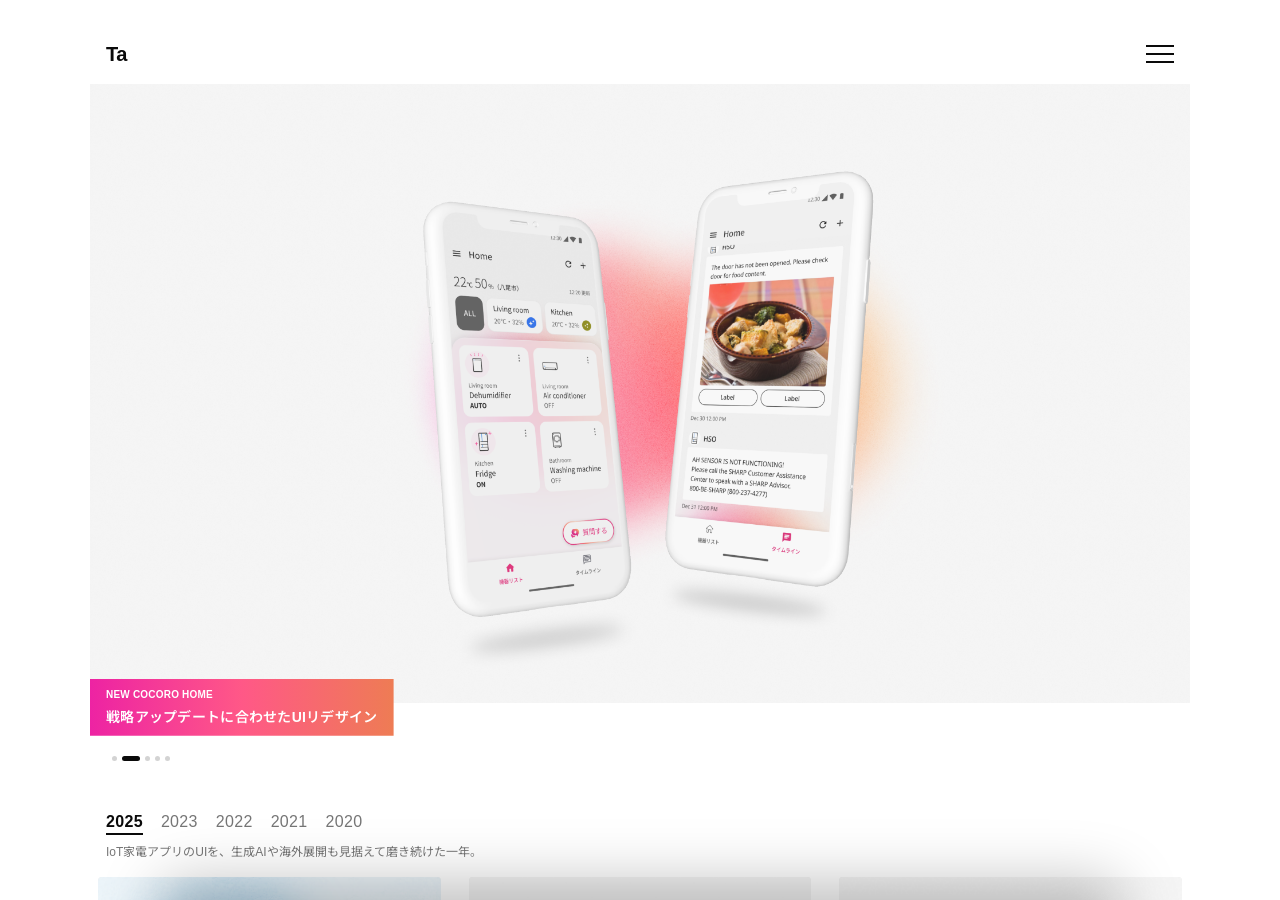
<file: index.html>
<!doctype html>
<html lang="ja">
<head>
<meta charset="utf-8" />
<meta name="viewport" content="width=device-width, initial-scale=1, viewport-fit=cover" />
<title>Taichi Ito Portfolio</title>

<!-- 和文フォント：Noto Sans JP（Google Fonts） -->
<link rel="preconnect" href="https://fonts.googleapis.com">
<link rel="preconnect" href="https://fonts.gstatic.com" crossorigin>
<link href="https://fonts.googleapis.com/css2?family=Noto+Sans+JP:wght@400;500;600;700&display=swap" rel="stylesheet">

<!-- ============================================================
     GREETING SPLASH
     調整可能な値は :root の変数に集約。詳細は splash-handoff.md 参照。
     ============================================================ -->
<style>
  :root {
    --splash-bg: #fff;            /* このモックの --bg と揃えている */
    --splash-ink: #1f2430;        /* 見出し文字色 */
    --wave-duration: 2.1s;        /* 手を振る速さ */
    --wave-delay: .55s;           /* 見出しが出てから振り始めるまでの"間" */
    --rise-duration: .6s;         /* 見出しがふわっと現れる速さ */
    --fade-duration: .5s;         /* スプラッシュが消えるフェード速さ */
    --ease-out: cubic-bezier(.22,.61,.36,1);
  }

  html.is-loading, html.is-loading body { overflow: hidden; }

  .splash {
    position: fixed;
    inset: 0;
    display: grid;
    place-content: center;
    background: var(--splash-bg);
    z-index: 99999;
    transition: opacity var(--fade-duration) var(--ease-out),
                visibility var(--fade-duration) var(--ease-out);
  }
  .splash.is-dismissed { opacity: 0; visibility: hidden; }

  .splash__greeting {
    display: flex;
    align-items: center;
    gap: 12px;
    font-family: "Noto Sans JP", "Hiragino Sans", "Yu Gothic", system-ui, sans-serif;
    font-size: clamp(30px, 8vw, 52px);
    font-weight: 600;
    letter-spacing: -0.01em;
    color: var(--splash-ink);
    opacity: 0;
    transform: translateY(8px);
    animation: splash-rise var(--rise-duration) var(--ease-out) forwards;
  }

  .splash__hand {
    display: inline-block;
    transform-origin: 75% 80%;
    animation: splash-wave var(--wave-duration) var(--ease-out) var(--wave-delay) 1 both;
  }

  @keyframes splash-rise {
    to { opacity: 1; transform: translateY(0); }
  }

  @keyframes splash-wave {
    0%   { transform: rotate(0deg); }
    12%  { transform: rotate(14deg); }
    32%  { transform: rotate(-9deg); }
    52%  { transform: rotate(12deg); }
    72%  { transform: rotate(-15deg); }
    100% { transform: rotate(0deg); }
  }

  @media (prefers-reduced-motion: reduce) {
    .splash__greeting { animation: none; opacity: 1; transform: none; }
    .splash__hand { animation: none; }
  }
</style>
<noscript><style>.splash{ display:none !important; }</style></noscript>

<style>
  :root{
    --ink:#0a0a0a; /* 装飾の塗り（ドット・タブの下線バーなど）専用。テキスト色は --text-main / --text-sub を使う */
    --line:#e5e5e5;
    --bg:#ffffff;
    --ph:#ececec;
    --sheet-radius:24px;
    --ease:cubic-bezier(.22,1,.36,1);
    --content-pad:16px; /* カルーセル・年タブ・グリッドが共有する左右余白。全ブレークポイント共通で16pxに固定する */
    --text-main:rgba(0,0,0,.96); /* メインテキスト */
    --text-sub:rgba(0,0,0,.54);  /* サブテキスト */
  }
  *{box-sizing:border-box;-webkit-tap-highlight-color:transparent}
  html,body{margin:0;padding:0;background:#dcdcdc;color:var(--text-main);
    /* 和文は Noto Sans JP（Google Fonts、<head>で読み込み）。
       読み込めない環境では端末のゴシックにフォールバックする。 */
    font-family:-apple-system,BlinkMacSystemFont,"Inter","Helvetica Neue",Arial,"Noto Sans JP","Hiragino Kaku Gothic ProN",sans-serif;
    overflow:hidden;height:100%;width:100%;
    -webkit-font-smoothing:antialiased;
  }

  /* ===== TOP page ===== */
  .top{position:fixed;inset:0;background:var(--bg);overflow-y:auto;-webkit-overflow-scrolling:touch}
  .top__inner{max-width:430px;margin:0 auto;padding:14px var(--content-pad) 80px}
  .top__inner{padding:calc(14px + env(safe-area-inset-top)) calc(var(--content-pad) + env(safe-area-inset-right)) calc(80px + env(safe-area-inset-bottom)) calc(var(--content-pad) + env(safe-area-inset-left))}
  .nav{display:flex;align-items:center;justify-content:space-between;height:52px}
  /* ロゴが入る想定のプレースホルダー。Figma（node 601:508）の"Ta"を参考にしたサイズ・字間。 */
  .nav__logo{font-size:20px;font-weight:600;line-height:1.05;letter-spacing:-.02em;color:var(--text-main)}
  .menu{width:28px;height:18px;display:flex;flex-direction:column;justify-content:space-between}
  .menu::before,.menu::after{content:"";display:block;height:1.6px;background:#0a0a0a}
  .menu::before{box-shadow:0 8px 0 0 #0a0a0a}

  /* 作品グリッドだけ左右余白を8pxに。--content-pad（16px）との差分を負のマージンで打ち消す。 */
  .grid{display:grid;grid-template-columns:1fr;gap:28px;margin:0 -8px}
  .card{cursor:pointer;user-select:none}
  .card__thumb{
    width:100%;aspect-ratio:4/3;background:var(--ph);border-radius:4px;position:relative;overflow:hidden;
    transition:transform .25s var(--ease);
  }
  .card:active .card__thumb{transform:scale(.985)}
  .card__thumb svg,.card__thumb img{position:absolute;inset:0;width:100%;height:100%;object-fit:cover}
  .card__meta{display:flex;justify-content:space-between;align-items:baseline;margin-top:4px;gap:8px}
  .card__title{font-weight:600;font-size:16px;line-height:1.5;letter-spacing:.05em;color:var(--text-main)}
  .card__tag{font-size:12px;line-height:1.5;color:var(--text-sub)}
  .card__num{font-size:11px;line-height:1.5;color:var(--text-sub);font-variant-numeric:tabular-nums}

  /* ===== Hero carousel（Figma node 553:194 を参考） ===== */
  /* 画像は16:9でcover（切り抜きあり）。キャプションは画像に重ねず、下の専用バンドに置く。
     .top__inner の左右パディング（--content-pad）を打ち消す負のマージンで画面幅いっぱいに広げる
     （角丸なし＝端まで塗り切る）。 */
  .hero-carousel{
    position:relative;overflow:hidden;
    margin:0 calc(var(--content-pad) * -1);
  }
  .hero-carousel__track{display:flex;align-items:flex-start;transition:transform .45s var(--ease)}
  .hero-carousel__track.is-dragging{transition:none}
  .hero-carousel__slide{flex:0 0 100%;display:flex;flex-direction:column;cursor:pointer}
  /* 画像とバンドの間隔は-24px（Figma node 601:621の-12pxから、食い込みを深くする要望で変更）。
     バンドが画像の下端に12pxだけ食い込むよう、画像側に負のbottomマージンを付ける。 */
  .hero-carousel__media{width:100%;aspect-ratio:4/3;position:relative;overflow:hidden;background:#f5f5f5;margin-bottom:-24px}
  .hero-carousel__media img{position:absolute;inset:0;width:100%;height:100%;object-fit:cover;-webkit-user-drag:none;user-select:none}
  /* 縦長素材（宣伝用の合成画像など）向けの比率。16:9でcoverすると大きく切れてしまう画像に
     carouselLegacyRatio:true を付けると、元画像の比率（5:6、carousel-sp.pngが1000×1200）に
     合わせた縦長比率＋contain（切り抜かず全体表示）に切り替える。carouselImgPc が無ければ全ブレークポイント共通。 */
  .hero-carousel__media.is-legacy-ratio{aspect-ratio:5/6}
  .hero-carousel__media.is-legacy-ratio img{object-fit:contain}
  /* carouselImgPc を持つ作品は、640px〜で横長画像に差し替えて他作品と同じ16:9 coverにする（下のRESPONSIVE参照） */

  /* 画像の下に続くバンド。キャプションの「バッジ」はここに左寄せで置く。
     スライドが表示されるたびに clip-path で左から伸びてくる（ワイプイン）アニメーションを掛け直す
     （JS側は is-collapsed の付け外しでtransitionを再トリガーする）。テキストは拡大縮小されないので
     scaleX と違って文字がつぶれない。 */
  /* バンドの高さは「バッジ1行ぶん」に固定する（上下パディング8px×2＋作品名10px×1.5＋gap5px＋コンセプト14px×1.5＝57px）。
     バッジはバンドの下端に絶対配置するので、コンセプトが改行してバッジが高くなっても下へは伸びず、
     上方向（画像側）へ食い込む量が増えるだけ。インジケーターまでの余白は常に一定になる。
     mediaの-24pxで1行時も画像に食い込む。position/z-indexは画像より手前に出すため。 */
  .hero-carousel__band{width:100%;position:relative;z-index:1;height:calc(16px + 10px * 1.5 + 5px + 14px * 1.5)}
  .hero-carousel__badge{
    position:absolute;left:0;bottom:0;max-width:calc(100% - 40px);box-sizing:border-box; /* 伸びても画面右端から40pxは空ける */
    /* 既定はピンク→オレンジ。作品ごとに変えたいときは WORKS の carouselBadgeBg で --badge-bg を上書きする */
    background:var(--badge-bg,linear-gradient(to right,#ed23a3,#ff5887 50%,#ee7c54));
    color:#fff;display:flex;flex-direction:column;gap:5px;
    padding:8px 16px;border-radius:0;
    clip-path:inset(0 0 0 0);transition:clip-path .55s var(--ease);
  }
  .hero-carousel__slide.is-collapsed .hero-carousel__badge{clip-path:inset(0 100% 0 0);transition:none}
  .hero-carousel__title{font-size:10px;line-height:1.5;letter-spacing:.02em;font-weight:600}
  .hero-carousel__concept{font-size:14px;line-height:1.5;letter-spacing:.02em;font-weight:600}

  .hero-dots{display:flex;gap:5px;align-items:center;justify-content:flex-start;padding:4px 6px;margin-top:16px}
  .hero-dots span{width:5px;height:5px;border-radius:2.5px;background:#d3d3d3;transition:background .2s,width .2s;cursor:pointer}
  .hero-dots span.is-active{background:var(--ink);width:18px;border-radius:99px}

  /* ===== Year tabs ===== */
  /* 各タブは可読性のため padding:8px を持つが、そのぶん最初のタブの文字が
     コンテンツ幅（.top__innerの左パディング = --content-pad、常に16px）より右に寄ってしまう。
     行全体を calc() で左へ寄せ、カルーセルやグリッドと同じ16pxの余白感で「2025」が揃うようにする。 */
  .year-tabs{display:flex;gap:2px;overflow-x:auto;-webkit-overflow-scrolling:touch;scrollbar-width:none;margin:40px 0 0 calc(16px - var(--content-pad) - 8px)}
  .year-tabs::-webkit-scrollbar{display:none}
  .year-tab{flex:0 0 auto;display:flex;flex-direction:column;align-items:center;gap:2px;padding:8px;background:none;border:none;font:inherit;cursor:pointer;-webkit-tap-highlight-color:transparent}
  .year-tab__label{font-size:16px;font-weight:400;letter-spacing:.02em;color:var(--text-sub);white-space:nowrap}
  .year-tab__bar{height:2px;width:100%;min-width:36px;background:var(--line);opacity:0}
  .year-tab.is-active .year-tab__label{font-weight:600;color:var(--text-main)}
  .year-tab.is-active .year-tab__bar{background:var(--ink);opacity:1}

  /* その年の作品を一言で紹介するテキスト。タブ切り替えごとにJSでディゾルブ（フェード＋ふわっと浮かび上がる）
     表示に切り替える。 */
  .year-note{
    font-size:12px;line-height:1.5;color:var(--text-sub);margin:0 0 16px;
    opacity:1;transform:translateY(0);transition:opacity .5s var(--ease),transform .5s var(--ease);
  }
  .year-note.is-fading{opacity:0;transform:translateY(6px)}

  /* ===== Footer ===== */
  .top-footer{display:flex;flex-direction:column;gap:4px;padding:32px 0 0}
  .top-footer__name{font-weight:700;font-size:12px;color:var(--text-main)}
  .top-footer__name::before{content:"■";margin-right:6px}
  .top-footer__meta{font-size:11px;color:var(--text-sub)}

  /* ===== Backdrop ===== */
  .backdrop{
    position:fixed;inset:0;background:rgba(0,0,0,.36);
    opacity:0;pointer-events:none;transition:opacity .32s var(--ease);z-index:50;
    backdrop-filter:blur(2px);-webkit-backdrop-filter:blur(2px);
  }
  body.sheet-open .backdrop{opacity:1;pointer-events:auto}

  /* ===== Sheet (modal bottom sheet — Figma node 391:1676) ===== */
  .sheet{
    position:fixed;left:0;right:0;bottom:0;
    /* vhはURLバーが隠れた最大高さを指すため、Android ChromeでURLバー表示中に
       上端がはみ出して隠れる。dvhで実際の表示領域に追従させる（vhは非対応時の保険）。 */
    height:96vh;
    height:96dvh;
    background:var(--bg);
    border-top-left-radius:var(--sheet-radius);
    border-top-right-radius:var(--sheet-radius);
    box-shadow:0 -18px 60px rgba(0,0,0,.25);
    z-index:60;
    transform:translateY(100%);
    transition:transform .42s var(--ease);
    overflow:hidden;
    display:flex;flex-direction:column;
    will-change:transform;
    max-width:560px;margin:0 auto;
  }
  body.sheet-open .sheet{transform:translateY(0)}
  body.sheet-dragging .sheet{transition:none}
  body.sheet-dragging .backdrop{transition:none}

  .sheet__head{
    flex:0 0 auto;
    padding:8px 0 8px;
    display:flex;flex-direction:column;align-items:center;
    border-bottom:1px solid var(--line);
    background:var(--bg);
    position:relative;z-index:2;
    touch-action:none;
  }
  .handle{
    width:38px;height:4px;border-radius:99px;background:#d6d6d6;margin:0 0 8px;
  }
  .sheet__nav{
    width:100%;display:grid;grid-template-columns:32px 1fr 32px;align-items:center;gap:8px;
    padding:0 20px 8px;
    padding:0 calc(20px + env(safe-area-inset-right)) 8px calc(20px + env(safe-area-inset-left));
  }
  .sheet__title{min-width:0;font-weight:600;font-size:14px;text-align:center;letter-spacing:.05em;color:var(--text-main)}
  .sheet__title small{display:block;font-weight:600;font-size:11px;letter-spacing:0;color:var(--text-sub);margin:8px 0 2px;line-height:16px;height:16px}
  /* 作品名は英字のみ／日本語入りで使われるフォントが変わり、line-height:normal だと行の高さが変わってヘッダーがガタつく。
     高さを固定し、長いタイトルは1行で省略する */
  .sheet__title span{display:block;line-height:20px;height:20px;white-space:nowrap;overflow:hidden;text-overflow:ellipsis}
  .icon-btn{
    width:32px;height:32px;border:none;background:transparent;color:var(--text-main);
    display:inline-flex;align-items:center;justify-content:center;border-radius:16px;
    cursor:pointer;font-size:18px;line-height:1;
  }
  .icon-btn:active{background:#f1f1f1}

  /* Pager (swipe area) */
  .pager{
    flex:1 1 auto;position:relative;overflow:hidden;
    touch-action:pan-y;
  }
  .pager__track{
    position:absolute;inset:0;display:flex;
    will-change:transform;
  }
  .pager__track.is-animating{transition:transform .38s var(--ease)}
  .slide{
    flex:0 0 100%;height:100%;overflow-y:auto;-webkit-overflow-scrolling:touch;
    padding:24px 20px 60px;
    padding:24px calc(20px + env(safe-area-inset-right)) calc(60px + env(safe-area-inset-bottom)) calc(20px + env(safe-area-inset-left));
  }
  .slide::-webkit-scrollbar{display:none}

  /* ---- Hero + title + meta ---- */
  /* 画面幅いっぱい：.slide の上・左右パディングを打ち消す */
  .s-hero{aspect-ratio:335/384;background:var(--ph);overflow:hidden;margin:-24px calc(-20px - env(safe-area-inset-right)) 24px calc(-20px - env(safe-area-inset-left))}
  .s-hero svg,.s-hero img{width:100%;height:100%;display:block;object-fit:cover}
  .s-title{font-size:24px;line-height:1.1;letter-spacing:-.02em;font-weight:700;margin:0 0 8px;word-break:break-word;color:var(--text-main)}
  .s-meta{font-size:11px;line-height:1.5;color:var(--text-sub)}
  .s-meta .period{margin:0}
  .s-headgroup{margin-bottom:40px}

  /* ---- section blocks ---- */
  .s-section{margin-bottom:40px}
  .s-section:last-child{margin-bottom:0}
  .section-label{font-size:11px;line-height:1.5;letter-spacing:0;color:var(--text-main);font-weight:600;margin:0 0 16px}

  .s-overview{font-size:14px;line-height:1.65;letter-spacing:.05em;color:var(--text-main);margin:20px 0 0}

  /* POINT OF VIEW — Figma node 391:2064 */
  .pov-block{background:#f3f3f3;border-radius:8px;padding:20px 16px 16px;display:flex;flex-direction:column;gap:8px}
  .pov-block + .pov-block{margin-top:16px}
  .pov-block .section-label{margin:0}
  .design-block .section-label{margin-bottom:8px}
  .pov-h{font-size:20px;font-weight:600;line-height:1.3;letter-spacing:-.02em;color:var(--text-main);margin:0;word-break:break-word}
  .pov-p{font-size:14px;line-height:1.65;letter-spacing:.05em;color:var(--text-main);margin:0}

  .design-block,.process-block{margin-bottom:32px}
  .design-block:last-child,.process-block:last-child{margin-bottom:0}
  .design-h{font-size:22px;font-weight:600;letter-spacing:-.02em;line-height:1.3;color:var(--text-main);margin:0 0 8px}
  .process-h{font-size:20px;font-weight:600;letter-spacing:-.02em;line-height:1.3;color:var(--text-main);margin:0 0 8px}
  .block-p{font-size:14px;line-height:1.65;letter-spacing:.05em;color:var(--text-main);margin:0}
  /* 画像（キャプション）の後に続く本文は少し離す */
  .sec-img + .block-p,.sec-caption + .block-p,.img-grid + .block-p{margin-top:12px}
  .sec-img{width:100%;background:var(--ph);border-radius:2px;overflow:hidden;margin-top:8px}
  .sec-img svg{width:100%;height:auto;aspect-ratio:772/720;display:block}
  .sec-img img{width:100%;aspect-ratio:772/720;object-fit:cover;display:block}
  /* fit:true のブロックは切り抜かず、横幅いっぱい・元画像の比率のまま見せる */
  .sec-img--fit img{aspect-ratio:auto;height:auto}
  .sec-caption{font-size:11px;line-height:1.5;color:var(--text-sub);margin:6px 2px 0}

  .outcome-list{display:flex;flex-direction:column;gap:16px}
  .outcome-row{background:#fafafa;border-radius:6px;min-height:72px;display:flex;align-items:center;justify-content:space-between;gap:12px;padding:0 16px}
  .outcome-row .n{font-size:32px;font-weight:700;line-height:1.1;letter-spacing:-.02em;color:var(--text-main);white-space:nowrap;font-variant-numeric:tabular-nums}
  .outcome-row .l{font-size:12px;line-height:1.5;color:var(--text-sub);text-align:right}

  .s-divider{height:1px;background:#e0e0e0;margin:0 0 40px}

  .related-list{display:flex;gap:16px;align-items:flex-start}
  .related-item{flex:1 1 0;min-width:0;display:flex;flex-direction:column;gap:6px;cursor:pointer;user-select:none}
  .related-thumb{width:100%;height:96px;background:var(--ph);border-radius:2px;overflow:hidden}
  .related-thumb svg,.related-thumb img{width:100%;height:100%;display:block;object-fit:cover}
  .related-title{font-size:14px;line-height:1.5;letter-spacing:.05em;color:var(--text-main);padding:0 4px;word-break:break-word}

  .swipe-hint{
    position:absolute;left:50%;bottom:14px;transform:translateX(-50%);
    font-size:11px;line-height:1.5;color:var(--text-sub);letter-spacing:0;background:rgba(255,255,255,.85);
    backdrop-filter:blur(6px);-webkit-backdrop-filter:blur(6px);
    padding:7px 12px;border-radius:99px;border:1px solid var(--line);
    pointer-events:none;opacity:0;transition:opacity .35s var(--ease);
    z-index:3;
  }
  body.sheet-open .swipe-hint{opacity:1;animation:fadeOut .4s var(--ease) 2.6s forwards}
  @keyframes fadeOut{to{opacity:0}}
  .swipe-hint .for-pointer{display:none}

  /* ============================================================
     RESPONSIVE
     ここより上がモバイル（〜639px）の正。以下は幅が広がったときの
     上書きだけを書く。モバイルの見た目を変える修正は上のブロックへ。
     ============================================================ */

  /* ---- 640px〜：タブレット。一覧を2カラムに ---- */
  @media (min-width:640px){
    .top__inner{
      max-width:760px;
      padding:calc(20px + env(safe-area-inset-top)) calc(var(--content-pad) + env(safe-area-inset-right)) calc(96px + env(safe-area-inset-bottom)) calc(var(--content-pad) + env(safe-area-inset-left));
    }
    .grid{grid-template-columns:repeat(2,1fr);gap:36px 24px}
    /* スマホは4:3、640px〜（タブレット・PC）は横比率16:9に切り替える（legacy-ratio作品は対象外） */
    .hero-carousel__media:not(.is-legacy-ratio){aspect-ratio:16/9}
    /* 縦長素材の作品でも、横長画像（carouselImgPc）があれば16:9 coverに揃える */
    .hero-carousel__media.is-legacy-ratio.has-wide{aspect-ratio:16/9}
    .hero-carousel__media.is-legacy-ratio.has-wide img{object-fit:cover}
  }

  /* ---- 1024px〜：デスクトップ。3カラム ---- */
  @media (min-width:1024px){
    .top__inner{
      max-width:1100px;
      padding:calc(24px + env(safe-area-inset-top)) calc(var(--content-pad) + env(safe-area-inset-right)) calc(120px + env(safe-area-inset-bottom)) calc(var(--content-pad) + env(safe-area-inset-left));
    }
    .nav{height:60px}
    .grid{grid-template-columns:repeat(3,1fr);gap:44px 28px}
  }

  /* ---- シート：広い画面では本文の行長が伸びすぎないよう幅を抑える ---- */
  @media (min-width:768px){
    .sheet{max-width:720px}
    .slide{
      padding:32px calc(48px + env(safe-area-inset-right)) calc(72px + env(safe-area-inset-bottom)) calc(48px + env(safe-area-inset-left));
    }
    .s-hero{aspect-ratio:16/10;margin:-32px calc(-48px - env(safe-area-inset-right)) 32px calc(-48px - env(safe-area-inset-left))}
    .related-thumb{height:120px}
  }

  /* ---- 1024px〜：下に貼り付かせず、中央に浮かぶダイアログとして扱う ---- */
  @media (min-width:1024px){
    .sheet{
      max-width:960px;
      height:min(88dvh,900px);
      bottom:32px;
      border-radius:20px;
      /* 閉じている間、bottomの余白ぶんも下へ逃がす（24pxの帯が覗くのを防ぐ） */
      transform:translateY(calc(100% + 32px));
    }
    /* 作品詳細で1ブロックに画像が複数あるとき（OVERVIEW・デザイン）、画像だけを2列に並べる。
       画像1枚のブロックは全幅のまま */
    .img-grid{display:grid;grid-template-columns:1fr 1fr;gap:16px;align-items:start}
    .img-grid > :only-child{grid-column:1 / -1}
  }

  /* ---- マウス環境：タップ前提のUIに hover の手がかりを足す ---- */
  @media (hover:hover) and (pointer:fine){
    .card__thumb{transition:transform .25s var(--ease),opacity .25s var(--ease)}
    .card:hover .card__thumb{opacity:.86}
    .icon-btn:hover{background:#f4f4f4}
    .related-thumb{transition:opacity .25s var(--ease)}
    .related-item:hover .related-thumb{opacity:.86}
    .backdrop{cursor:pointer}
    .pager{cursor:grab}
    .pager:active{cursor:grabbing}
    .hero-carousel{cursor:grab}
    .hero-carousel:active{cursor:grabbing}
    .swipe-hint .for-touch{display:none}
    .swipe-hint .for-pointer{display:inline}
  }
</style>
</head>
<body>

<div class="splash" id="splash" role="status" aria-live="polite">
  <div class="splash__greeting">
    <span>こんにちは</span>
    <span class="splash__hand" aria-hidden="true">👋</span>
  </div>
</div>

<!-- ============ TOP ============ -->
<div class="top" id="top">
  <div class="top__inner">
    <div class="nav">
      <div class="nav__logo">Ta</div>
      <div class="menu" aria-label="menu"></div>
    </div>

    <div class="hero-carousel" id="heroCarousel">
      <div class="hero-carousel__track" id="heroTrack"></div>
    </div>
    <div class="hero-dots" id="heroDots"></div>

    <div class="year-tabs" id="yearTabs"></div>
    <p class="year-note" id="yearNote"></p>
    <div class="grid" id="grid"></div>

    <div class="top-footer">
      <div class="top-footer__name">TAICHI ITO</div>
      <div class="top-footer__meta" id="footerYear">© 2026</div>
    </div>
  </div>
</div>

<!-- ============ Backdrop ============ -->
<div class="backdrop" id="backdrop"></div>

<!-- ============ Sheet ============ -->
<div class="sheet" id="sheet" aria-hidden="true" role="dialog">
  <div class="sheet__head" id="sheetHead">
    <div class="handle"></div>
    <div class="sheet__nav">
      <button class="icon-btn" id="prevBtn" aria-label="prev">‹</button>
      <div class="sheet__title">
        <small id="caseLabel">CASE 01 / 07</small>
        <span id="caseTitle">—</span>
      </div>
      <button class="icon-btn" id="nextBtn" aria-label="next">›</button>
    </div>
  </div>

  <div class="pager" id="pager">
    <div class="pager__track" id="track"></div>
    <div class="swipe-hint">
      <span class="for-touch">← swipe →</span>
      <span class="for-pointer">← ドラッグ / ← → キー →</span>
    </div>
  </div>
</div>

<script>
/* ============== DATA ============== */
/* 関連作品タップ時に開く遷移先（Figma） */
const RELATED_URL = "https://www.figma.com/design/yEwsj3HeWuCuUNImuNn4NZ/Claude-Labo?node-id=391-2201&t=DWbERQAb0yM1LCn0-1";

const WORKS = [
  {
    title:"海外向けIoT冷蔵庫アプリ",
    slug:"asean-refrigerator-app",
    concept:"冷蔵庫を使い続ける保存家電へアップデートする", /* カルーセルのコンセプト行（25字目安） */
    carouselBadgeBg:"linear-gradient(to right,#00517D,#79C0E5)", /* カルーセルのバッジ背景（既定のピンク→オレンジを上書き） */
    pickup:true, /* ヒーローカルーセルに表示する5作品 */
    carouselImg:"carousel-sp.png",
    carouselLegacyRatio:true,
    carouselImgPc:"carousel-pc.png", /* 640px〜は横長画像に差し替えて16:9 cover */
    tags:["UIデザイン"],
    period:"2025.09 - 2026.06",
    overview:"ASEANの冷蔵庫にはじめて搭載されるIoTアプリ「AIoT Refrigerator」のUIデザインを担当しました。価格を据え置いたままシェア獲得を狙う戦略の中、温度設定やモード変更といった基本機能を、迷わず直感的に操作できる体験として設計しました。",
    overviewImg:{img:["overview-01.png","overview-02.png"]},
    pov:[
      {heading:"「自動で冷やす箱」から、\"選べる\"家電へ",body:"冷蔵庫は設置後ほとんど設定を変えられることなく、一定温度で冷やし続けるだけの受動的な「箱」でした。ASEAN向けIoTアプリでは、「キンキンに冷えたビールを飲みたい」「急速冷凍でおいしさを保ちたい」といった暮らしの目的に応じて保存方法を\"選べる\"存在へ。UIを介して冷蔵庫とユーザーの関係性を再構築することを目指しました。",img:"pov-01.png",caption:"意識の外にあった従来と、目指した関係性の整理"},
    ],
    design:[
      {heading:"多彩な設定項目をわかりやすく伝えるUI",body:"冷凍室・冷蔵室・野菜室でそれぞれ異なる設定値を変更できます。また、省エネやお休みのように一度だけ値を設定する操作もあります。これらの操作を設定対象ごとに整理し、冷蔵庫の図の上にマッピングすることで、どこに何を設定しているのかを直感的に理解できるUIとしました。",img:"design-01.png",caption:"トップから各室・全体設定の画面への対応関係"},
      {heading:"食材から、最適な保存方法へ迷わず",body:"肉・魚・野菜・飲み物など保存したい食材を選ぶと、最適な保存モードと収納先をアプリが提案。該当ルームへ食材を入れるよう視覚的にガイドし、設定までをその場で完結させることで、専門的なモード名を意識せず保存方法にたどり着けるようにしました。",img:"design-02.png",caption:"食材ごとの保存アドバイスと、収納先のガイド"},
      {heading:"全体像",body:"プレースホルダー — UX全体のボリューム感が伝わる全画面ビジュアルを配置予定。",placeholder:true},
    ],
    process:[
      {heading:"複雑な企画仕様を、整理し直す",body:"企画側のMode change・Temperature controlフローはモードごとの分岐が多く、画面同士の情報レベル感もバラバラでタップ数の多い仕様でした。情報設計をFixさせるところから着手し、直感的な導線に整理し直しました。"},
      {heading:"海外6社をベンチマークし、立ち位置を把握",body:"Toshiba・Samsung・Haier・Midea・LG・Panasonicなど海外の冷蔵庫アプリを比較調査。各社のUIの整理度合いや情報設計の水準を把握した上で、SHARPらしい体験の方向性を検討しました。"},
    ],
    outcome:[],
    hue:260,
  },
  {
    title:"NEW COCORO HOME",
    slug:"new-cocoro-home",
    concept:"戦略アップデートに合わせたUIリデザイン", /* カルーセルのコンセプト行（25字目安） */
    pickup:true, /* ヒーローカルーセルに表示する5作品 */
    carouselImg:"carousel-sp.png", /* カルーセル専用のヒーロー画像。省略時はthumbを使う */
    carouselLegacyRatio:true, /* 縦長の合成画像なので16:9 coverではなく5:6+containで見せる */
    carouselImgPc:"carousel-pc.png", /* 640px〜は横長画像に差し替えて16:9 cover */
    tags:["UIデザイン"],
    period:"2025.10 - 2026.03",
    overview:"IoT家電アプリ「COCORO HOME」の主要機能を統合した新しい「トップ画面」のUIをデザインしました。リリースから歳月を重ねることで累積した多様な機能とサービスを整理し、再び使いやすいUIにリデザインしました。",
    overviewImg:{img:["overview-01.png","overview-02.png"]},
    pov:[
      {heading:"複数台の家電を「迷わず選べる」土台を作る",body:"本プロジェクトは、機器リストのUI改善からスタートしました。将来的なMatter対応で接続台数の増加が見込まれる中、個々の機能を足すのではなく、情報量と配色のルールを揃えて一覧性を取り戻し、台数が増えても破綻しない「増えても選びやすい」トップ画面を核に据えることを出発点としました。",placeholder:true,caption:"課題を示すビジュアル（仮）"},
    ],
    design:[
      {heading:"機器ごとの情報量を揃え、一覧性を取り戻す",body:"家電ごとにバラバラだった表示項目を、部屋名・機器名・状態に統一。削った詳細情報はモーダルやボトムシート、遷移先のサービス側に割り切って預けました。カードは「選ぶ」ことに専念させ、台数が増えて積み上がっても崩れない一覧性を確保しています。",img:["design-01.png","design-02.png"]},
      {heading:"散らばっていた操作の入口を、ひとつに集約",body:"関連サービスの設定や詳しい操作は、カードごとに複数のボタンやアイコンから別々のダイアログ・ページに散らばっていました。これらを1つのメニューアイコンに集約し、開いた先はボトムシートかアプリ遷移のどちらかに統一。操作の入口をひとつに揃えました。",img:"design-03.png"},
      {heading:"ココロピンクの使いどころを、絞り込む",body:"視覚的な優先度が高いポイントにだけ、ココロピンクの使いどころを限定。彩度と明度を上げて重たかった印象を軽やかに改善し、警告色に見えてしまう印象も払拭しました。",img:"design-04.png"},
      {heading:"記号のアイコンにも、愛着を",body:"全体のデザインテイストに合わせ、抜け感のある軽やかなイラストへ刷新。差し色を加えて記号としてのアイコンにも愛着が持てるようにし、電源ON時は要素を足して家電がユーザーに働きかける楽しさを演出しました。",img:"design-05.png",fit:true},
    ],
    process:[],
    outcome:[],
    hue:215,
  },
  {
    title:"COCORO HOME AI",
    slug:"cocoro-home-ai",
    concept:"エラーも使いこなしも幅広く相談する関係性を築く", /* カルーセルのコンセプト行（25字目安） */
    pickup:true, /* ヒーローカルーセルに表示する5作品 */
    carouselImg:"carousel-sp.png",
    carouselLegacyRatio:true,
    carouselImgPc:"carousel-pc.jpg", /* 640px〜は横長画像に差し替えて16:9 cover */
    ext:"jpg",
    tags:["UIデザイン"],
    period:"2025.04 - 09",
    overview:"IoT家電アプリ「COCORO HOME」における、生成AIで家電の悩みを解決するアシスタント機能のUIデザインを担当しました。対応機種の取扱説明書やFAQを学習し、シャープの一次情報にもとづいて的確に回答。登録済みの家電型番を参照し、該当する取説ページを画像で提示したり、回答内容に即した設定UIを提示し、その場で機器を操作することで「調べて終わり」にしない体験が実現できました。",
    overviewImg:{img:["overview-01.png","overview-02.png"]},
    pov:[
      {heading:"「困ってから」ではなく、「もっと良く」を引き出すAIへ",body:"家電の相談は、エラーやトラブルが起きて「困ってから」に偏りがちです。COCORO HOME AIでは、洗濯物を上手に洗いたい・ふわふわに仕上げたいといった「もっと良く」使いたいという前向きな相談も引き出したいと考えました。そのため、ユーザーのやりたいこと優先で控えめに答えるのではなく、「こんなこともできますよ」と積極的に「やれること」を提案するふるまいを軸に据え、家電を楽しく快適に使い続けてもらうことを目指しました。",placeholder:true,caption:"課題を示すビジュアル（仮）"},
    ],
    design:[
      {heading:"質問サジェストで、AIとの会話を後押し",body:"家電の相談は「困ってから」に偏りがちですが、生成AIなら使い方や活用法まで幅広く答えられます。そこでCOCORO HOME AIでは、トップに質問事例を並べ、「こんな質問にも答えられる」と気づけるタッチポイントを設けました。事例は開くたびに変わるようにし、家電をより能動的に使いこなすきっかけになるようにしました。さらに、一次情報にもとづく回答には「シャープ公式回答」バッジを添え、気づきだけでなく安心して踏み出せる後押しになるよう工夫しました。",img:"design-01.jpg"},
      {heading:"AIの知性と寄り添いを表現する背景アニメーション",body:"彩度の高いピンクとオレンジの円形グラデーションを、豊かな暮らしのイメージとして背景に敷き、知性的で最先端な機能であることも印象づけました。思考中は横移動、書き出しは拡大縮小、話者交代は右への移動と、AIの状態を有機的な動きで伝えることで、待たされている感覚ではなく寄り添われている安心感を持ちながら、AIとの対話を心地よく続けられる体験を目指しました。",img:"design-02.jpg"},
      {heading:"会話の流れを止めず、家電の操作までスムーズに完結",body:"食材の保存方法などの回答には、対応する冷凍モードの設定ボタンを表示。確認モーダルと送信完了フィードバックまで設計し、「調べる」で終わらず「操作する」までを会話の中で完結させました。モードの詳細説明はアコーディオンに畳み、気になる人だけが開いて読める形にすることで、会話画面の文章量もコンパクトに保ちました。",img:"design-03.jpg"},
      {heading:"全体像",body:"オンボーディングや設定画面を含めたver.1.0.0の全画面のデザインを担当",img:"design-04.jpg"},
    ],
    process:[],
    outcome:[],
    hue:350,
  },
  {
    title:"空気清浄機 液晶UI",
    slug:"air-purifier-lcd-ui",
    carouselBadgeBg:"linear-gradient(to right,#3D4044,#686C72)", /* カルーセルのバッジ背景（既定のピンク→オレンジを上書き） */
    concept:"空質の変化を整然と伝え続けるタッチポイント", /* カルーセルのコンセプト行（25字目安） */
    pickup:true, /* ヒーローカルーセルに表示する5作品 */
    carouselImg:"carousel-sp.png",
    carouselLegacyRatio:true,
    carouselImgPc:"carousel-pc.png", /* 640px〜は横長画像に差し替えて16:9 cover */
    ext:"webp",
    tags:["UIデザイン"],
    period:"2023.11 - 2024.03",
    overview:"空気清浄機KIシリーズ上位機種に新搭載された、液晶モニターのUIをデザインしました。これまでランプの点灯消灯で示していた情報を、粒子数のグラフや運転内容の説明文に置き換え、「集じん効果の実感」と「お手入れ手間の解消」を担う画面として設計しました。",
    overviewImg:{placeholder:true,caption:"液晶モニターの主要画面をまとめた全体像（仮）"},
    pov:[
      {heading:"「3つの見える化」で、空質の向上を実感できる空気清浄機へ",body:"空気清浄機は働きが目に見えず、きれいになった実感を得にくい製品です。液晶モニターの搭載にあたり、「空気の状態」「機器の状態」「運転の状態」という3つの見える化を全体を貫く軸に据えました。ランプの点灯消灯でしか伝えられていなかったこと、そもそも伝えられていなかったことを、数値・グラフ・言葉として豊かに伝えることで、「分かった」「理解した」という実感を引き出すことを目指しました。見た目のデザインにとどまらず、何を表示するかという仕様そのものへの提案まで踏み込みました。",placeholder:true,caption:"ランプ表示が中心だった23年モデルのUI（仮）"},
    ],
    design:[
      {heading:"粒子数とグラフで、集じん効果を実感できるように",body:"空質タブでは室内の粒子数を数値で可視化し、1分ごとの更新にあわせて増加・維持・減少を矢印アニメーションで示しました。あわせて直近30分の推移をグラフで表示し、汚れが増えてから減っていく一連の流れまで追えるようにすることで、色のランプでは伝わらなかった集じん効果を実感できるようにしました。",placeholder:true,caption:"粒子数と直近30分の推移を示す空質タブ"},
      {heading:"見えない加湿の働きを、エフェクトで伝える",body:"温湿度タブは温度と湿度を示すシンプルな仕様でしたが、適湿を外れた湿度を赤く表示して、いまの湿度が良い状態なのかを判断できるようにしました。さらに目に見えない加湿運転をエフェクトで表現し、自分の空気清浄機が働いていることを実感できるようにしました。",placeholder:true,caption:"適湿外の湿度表示と加湿エフェクト"},
      {heading:"お手入れ時期を、いつでも確認できる場所に",body:"お手入れやユニット交換の時期は、これまでランプの点灯でしか伝えていませんでした。お知らせタブとして常設し、時期が来るとタブ自体が赤くなる表現に加えて、お手入れが必要な箇所まで示すようにしました。必要がないときも「必要な箇所はありません」と明示し、いつでも状態を確かめられる場所として提案しました。",placeholder:true,caption:"お手入れ箇所まで示すお知らせタブ"},
      {heading:"膨大な通知を、アイコンとカラーで体系化",body:"初期仕様の通知は、内容ごとに個別のグラフィックとテキストで表現され、一貫性がありませんでした。通知内容を分析して空質ポジ・空質ネガ・ニュートラルなどのステータスに分類し、アイコンの種類と通知カラーを規定。膨大な通知を形式化することで、何が起きたのかを体系的に理解できるようにしました。",placeholder:true,caption:"ステータスごとに規定した通知のアイコンとカラー"},
      {heading:"モード名だけでなく、運転内容まで言葉で示す",body:"運転の切り替え時はモード名しか表示されていなかったところに、何を制御しているのかの説明文を添えました。エラー画面でもコードとあわせて理由を示すようにし、ユーザーが困惑せずに次の行動を取れるようにしました。液晶ならではの文字表現を活かし、階層のある設定モードも視覚化しています。",placeholder:true,caption:"運転内容を説明文で伝えるフィードバック画面"},
      {heading:"全体像",body:"プレースホルダー — 液晶UI全画面のボリューム感が伝わるビジュアルを配置予定。",placeholder:true},
    ],
    process:[
      {heading:"他社の液晶UIを調査し、表現の基準を定める",body:"ダイソンやAcerpureなど、液晶を搭載した空気清浄機・掃除機のUIを調査しました。限られた画素数で何をどこまで伝えているかを整理し、今回のUIで狙う情報量と表現の基準を定めました。",placeholder:true,caption:"調査対象にした他社機種の液晶UI"},
      {heading:"実測値でグラフ表現を検証し、仕様を決める",body:"粒子数のグラフは、実際に計測したデータをもとに60秒・30分・24時間の表示案を作成して比較しました。変化量をリアルタイムに実感するには上限値を変動させる必要があることも検証で明らかにし、実測値を根拠に議論の意思決定を進めました。",placeholder:true,caption:"実測値をもとに比較したグラフ表示案"},
      {heading:"UX提案をリスト化し、企画仕様に反映する",body:"企画仕様のままでは伝わらない箇所を洗い出し、UX提案リストとしてまとめました。表示内容そのものへの提案を整理して共有し、4ヶ月でデザインリソースをFIXさせました。"},
    ],
    outcome:[
      {value:"3軸",label:"「空気・機器・運転」の見える化"},
      {value:"4ヶ月",label:"企画仕様から全画面FIXまで"},
      {value:"好評",label:"量販店商談での評価"},
    ],
    hue:185,
  },
  {
    title:"省エネレポート",
    slug:"energy-saving-report",
    tags:["UIデザイン"],
    period:"2023.07 - 08",
    overview:"冷蔵庫の省エネ運転による削減CO2量を可視化する「省エネレポート」のUIをデザイン。年間削減量14kg（杉の木1本の年間CO2吸収量）を100%とした杉の木インジケーターで、分かりづらい削減量を直感的に伝えます。",
    overviewImg:{placeholder:true,caption:"アプリの主要画面をまとめた全体像（仮）"},
    design:[
      {heading:"杉の木インジケーターで、削減量を直感的に。",body:"杉の木1本の年間CO2吸収量を指標としたメーターでCO2削減量を表現。一目で成果が分かり、興味を持てる画面を目指し、イメージしづらい削減量を分かりやすく伝えています。",img:"design-01.png"},
      {heading:"小さなご褒美で、続けたくなる仕掛けに。",body:"年間14kg以上のCO2を削減すると小鳥がお祝いしてくれる隠し要素を用意。少しずつ色づいていく杉の木をチェックする楽しさと、達成感を演出しました。"},
    ],
    process:[
      {heading:"積み上げ型の数値表示から、意図ある体験へ。",body:"初期仕様は週間・年間のCO2削減量とイラストを積み上げただけで、何をすべきか分からない画面でした。企画意図を汲み、プロトタイピングと並行してコンセプトを明確化しました。",img:"process-01.png"},
      {heading:"振り切った提案で、コンセプトを言語化。",body:"年間ベース・週間ベースそれぞれに振り切った案を提案したところ「年間を見せたい」と回答を得て、コンセプトを明文化し最終調整しました。"},
    ],
    outcome:[],
    hue:120,
  },
  {
    title:"COCORO STORE アイコンデザイン",
    slug:"cocoro-store-icon",
    tags:["アイコンデザイン"],
    period:"2023.07",
    overview:"シャープ公式ECサイト「COCORO STORE」のアプリアイコンをデザイン。フォーマット化されたココロサービスのアイコン群の中で、立ち位置の異なるCOCORO STOREが埋没しないアイコンを目指しました。",
    overviewImg:{placeholder:true,caption:"アプリの主要画面をまとめた全体像（仮）"},
    design:[
      {heading:"エネルギッシュで、目を引くアイコンへ。",body:"「健康にまつわる商品を拡充し、ご年配の健やかな生活に寄与したい」という担当者の想いと、40〜60代がメインユーザーであることから、目を引くアイコンを検討しました。",img:"design-01.png"},
      {heading:"色とモチーフで、親しみやすさを演出。",body:"最終案は、ココロピンクとビタミンカラーのグラデーションでエネルギッシュな印象を、気軽にお買い物できるイメージを踏襲したショッパーモチーフで表現しました。"},
    ],
    process:[
      {heading:"シルエットモチーフを軸に、方向性を模索。",body:"他のココロアプリアイコンがシルエットモチーフであることから、COCORO STOREもこれをベースに検討。ECにまつわる要素を具象・抽象さまざまな方向からアイデア展開しました。",img:"process-01.png"},
      {heading:"実機プレビューで、見え方を綿密に検証。",body:"ストアやホーム画面での見え方を常にプレビューしながら、既存のアイコン群の中で違和感のないデザインになるよう検討を重ねました。",img:"process-02.png"},
    ],
    outcome:[],
    hue:330,
  },
  {
    title:"家電登録フロー改善",
    slug:"device-registration-flow",
    tags:["UIデザイン"],
    period:"2022.10 - 2023.03",
    overview:"ココロホームの機器登録UIを、一目で操作が分かるフローへ改善。利用頻度が少ないUIだからこそ、直感的に分かるデザインを目指しました。",
    overviewImg:{placeholder:true,caption:"アプリの主要画面をまとめた全体像（仮）"},
    design:[
      {heading:"迷わず進める、登録フローへ。",body:"テキストボタンからカードUIに変更し、画像で視覚的に説明。従来はテキスト説明が中心で視覚的な強弱がなく、直感的に操作が分かりませんでした。",img:"design-01.png"},
    ],
    process:[
      {heading:"100超の遷移を可視化して整理。",body:"家電のジャンルやモデルで分岐する100超の画面遷移をFigmaで可視化。説明文やボタン文言も見直し、最小限の言葉で伝わる設計に整理しました。",img:"process-01.png"},
    ],
    outcome:[
      {value:"100+",label:"可視化した画面遷移"},
      {value:"カードUI",label:"テキスト説明から置換"},
      {value:"最小限",label:"説明文・ボタン文言を削減"},
    ],
    hue:30,
  },
  {
    title:"データ分析ツール導入提案",
    slug:"data-analytics-proposal",
    tags:["データ分析"],
    period:"2022.05 - 10",
    overview:"スマホWebアプリ「ココロエアー」へのデータ分析ツール導入を提案し、導入を実現。定性調査が中心だった開発に、データ分析による定量調査のアプローチを持ち込みました。",
    overviewImg:{placeholder:true,caption:"アプリの主要画面をまとめた全体像（仮）"},
    design:[
      {heading:"定性に、定量の視点を。",body:"Google Analytics と User Insight を導入する提案をまとめ、事業部にプレゼン。データが語る事実を、デザイン判断の材料に加えられる状態を目指しました。",img:"design-01.png"},
      {heading:"リテラシーに寄り添い、丁寧に説明。",body:"事業部にはデータ分析の経験がありませんでした。「初歩的な知識」「ツールでできること」「ココロエアーでできる分析」を、段階を踏んで説明しました。",img:"design-02.png"},
    ],
    process:[],
    outcome:[
      {value:"導入実現",label:"GA ＋ User Insight"},
      {value:"0→1",label:"事業部の分析基盤を立ち上げ"},
      {value:"+定量",label:"定性中心の改善に視点を追加"},
    ],
    hue:150,
  },
  {
    title:"otomonie UIディレクション",
    slug:"otomonie",
    concept:"第二の居住空間を彷彿させるインタフェース", /* カルーセルのコンセプト行（25字目安） */
    carouselBadgeBg:"linear-gradient(to right,#5E3600,#865F2F)", /* カルーセルのバッジ背景（既定のピンク→オレンジを上書き） */
    pickup:true, /* ヒーローカルーセルに表示する5作品 */
    carouselImg:"carousel-sp.png",
    carouselLegacyRatio:true,
    carouselImgPc:"carousel-pc.png", /* 640px〜は横長画像に差し替えて16:9 cover */
    tags:["UIディレクション"],
    period:"2021.06 - 08",
    overview:"長谷工株式会社様のマンション専用IoTアプリ「otomonie」のUIデザインのディレクションとクライアントコミュニケーションを担当しました。otomonieは、自宅の家電の遠隔操作や、宅配ボックスの荷物確認、マンションからのお知らせ確認など、暮らしに寄り添う機能を備えたアプリです。デザインメンバーが参画したタイミングでは、アプリのデザインイメージが明確に描けていませんでした。デザインテイストを幅広く提案してクライアントと一緒に絞り込んでいくことで、納得感のあるデザインに決定することができました。",
    overviewImg:{placeholder:true,caption:"アプリの主要画面をまとめた全体像（仮）"},
    design:[
      {heading:"第二の居住空間のような、あたたかいアプリ",body:"単身者からファミリーまで幅広いユーザーを想定し、「第二の居住空間」のようなアプリをデザインしました。透明感ある実写の室内イメージで、シンプルながら温かみのある印象を目指しました。",img:"design-01.png"},
      {heading:"部屋のモノ感を、大きなアイコンで表現。",body:"豊富なイラストと「部屋のモノ感」のある大きなアイコンボタンを採用。プライマリーカラーのオレンジで、暮らしに陽気なイメージをプラスしました。",img:"design-02.png"},
    ],
    process:[
      {heading:"中立案を軸に、振れ幅のある提案を。",body:"H社へのOEM製品開発として進行したこのプロジェクトでは、クライアントの中でアプリのデザインイメージが明確に固まっていないという課題がありました。そこで中立な案を軸に、シックな案とユニークな案へ振り切って提案し、2回にわたり計6案を提示しました。",img:"process-01.png"},
      {heading:"居住空間のイメージごと、選べるように。",body:"アプリと共に居住空間のイメージも膨らませ、マンションのビジョンに最も合う案を選べるように工夫。クライアントと一緒に絞り込み、納得感のあるデザインへ収束させました。",img:"process-02.png"},
    ],
    outcome:[
      {value:"6案",label:"2回にわたり幅広いデザインを提示"},
      {value:"合意形成",label:"中立〜振り切った案で意見を引き出す"},
      {value:"リリース済み",label:"otomonieとして提供中"},
    ],
    hue:38,
  },
  {
    title:"COCORO AIR リデザイン",
    slug:"cocoro-air-redesign",
    tags:["UIデザイン"],
    period:"2020.12 - 2021.05",
    overview:"エアコンや空気清浄機の遠隔操作、消耗度が確認できる「ココロエアー」をリデザイン。誤操作の多い表示部をボタン化し、機能が伝わるアイコンへ変更しました。",
    overviewImg:{placeholder:true,caption:"アプリの主要画面をまとめた全体像（仮）"},
    design:[
      {heading:"操作できる場所が、一目でわかる。",body:"部屋の状態はカラー、機器操作はグレーで、情報の種類を色で区別。設定温度やモードの「表示箇所」と「操作箇所」が離れ、どこを操作できるか分かりづらかった状態を改善しました。",img:"design-01.png"},
      {heading:"機能にアクセスしやすいUIへ。",body:"ボトムナビを各機能へのナビゲーションに使い、機器操作以外の価値も前面化。お手入れ・消耗品状況へのリンクをボトムナビゲーションに配置し、様々な機能へのタッチポイントを提供しました。",img:"design-02.png"},
    ],
    process:[
      {heading:"UTで検証し、全員が新デザインを支持。",body:"改善案をユーザーテストにかけたところ、11人中11人が新デザインを支持。深い階層にあった機能も前面化し、迷わず操作できる状態を確認しました。"},
    ],
    outcome:[
      {value:"11/11",label:"UTで全員が新デザインを支持"},
      {value:"2層",label:"状態と操作を色で分離"},
      {value:"前面化",label:"深い階層の機能を表に"},
    ],
    hue:200,
  },
];

/* ============== THUMB ART ============== */
function thumbSvg(hue,seed){
  const c1=`hsl(${hue} 8% 88%)`;
  const c2=`hsl(${hue} 12% 78%)`;
  const c3=`hsl(${hue} 22% 62%)`;
  return `
  <svg viewBox="0 0 400 300" xmlns="http://www.w3.org/2000/svg" preserveAspectRatio="xMidYMid slice">
    <rect width="400" height="300" fill="${c1}"/>
    <rect x="0" y="${60+seed*8}" width="400" height="${100-seed*6}" fill="${c2}"/>
    <circle cx="${80+seed*40}" cy="${180-seed*10}" r="${44+seed*4}" fill="${c3}" opacity=".82"/>
    <rect x="${220-seed*10}" y="${40+seed*6}" width="${120+seed*6}" height="${120+seed*4}" fill="${c3}" opacity=".55"/>
  </svg>`;
}

/* ============== HERO CAROUSEL（全作品を自動でめぐる） ============== */
const heroCarouselEl=document.getElementById('heroCarousel');
const heroTrack=document.getElementById('heroTrack');
const heroDots=document.getElementById('heroDots');
/* キャプション2行目の「コンセプト」。POINT OF VIEW（コンセプト節）の見出しをそのまま流用する。
   pov未設定の作品（初期に作った作品）はカテゴリタグで代用する。 */
function conceptOf(w){
  if(w.concept) return w.concept;
  return (w.pov && w.pov[0]) ? w.pov[0].heading : w.tags.join('・');
}
/* カルーセルは全作品ではなく、ピックアップした5作品（pickup:true）だけを表示する。
   スライドの並び順(pos)とWORKS内の通し番号(i)は別物なので、シートを開く時だけ元のiを使う。 */
const HERO_WORKS = WORKS.map((w,i)=>({w,i})).filter(x=>x.w.pickup);
HERO_WORKS.forEach(({w,i},pos)=>{
  const slide=document.createElement('div');
  slide.className='hero-carousel__slide';
  const heroImg = w.carouselImg || `thumb.${w.ext||'png'}`; /* カルーセル専用画像が無ければサムネ（thumb）を使う */
  const mediaClass = 'hero-carousel__media'+(w.carouselLegacyRatio?' is-legacy-ratio':'')+(w.carouselImgPc?' has-wide':'');
  /* 640px〜は横長画像（carouselImgPc）に差し替える。指定が無ければ全幅で同じ画像 */
  const wideSrc = w.carouselImgPc ? `<source media="(min-width:640px)" srcset="works/images/${w.slug}/${w.carouselImgPc}">` : '';
  slide.innerHTML = `
    <div class="${mediaClass}"><picture>${wideSrc}<img src="works/images/${w.slug}/${heroImg}" alt="" draggable="false"></picture></div>
    <div class="hero-carousel__band">
      <div class="hero-carousel__badge"${w.carouselBadgeBg?` style="--badge-bg:${w.carouselBadgeBg}"`:''}>
        <div class="hero-carousel__title">${w.title}</div>
        <div class="hero-carousel__concept">${conceptOf(w)}</div>
      </div>
    </div>`;
  slide.addEventListener('click',()=>{
    if(hcSuppressClick){hcSuppressClick=false;return;}
    openSheet(i,HERO_WORKS.map(x=>x.i),'PICK UP'); /* カルーセルからは、ピックアップ5作品の中で回遊 */
  });
  heroTrack.appendChild(slide);
  const dot=document.createElement('span');
  dot.dataset.i=pos;
  heroDots.appendChild(dot);
});
let heroIndex=0,heroTimer=null,heroWidth=0;
function measureHero(){heroWidth=heroCarouselEl.clientWidth}
window.addEventListener('resize',measureHero);
measureHero();
/* 座布団（グラデーション）とキャプションを、画面左から伸びてくるアニメーションで毎回再表示する。
   スライドは常にDOM上に存在し続ける（横スライドで見せているだけ）ため、アクティブになるたびに
   is-collapsed を付け外して transition を再トリガーする。 */
function playHeroReveal(i){
  const slide=heroTrack.children[i];
  if(!slide)return;
  slide.classList.add('is-collapsed');
  void slide.offsetWidth;
  slide.classList.remove('is-collapsed');
}
function setHeroIndex(i){
  heroIndex=(i+HERO_WORKS.length)%HERO_WORKS.length;
  heroTrack.style.transform=`translate3d(${-heroIndex*100}%,0,0)`;
  [...heroDots.children].forEach((d,j)=>d.classList.toggle('is-active',j===heroIndex));
  playHeroReveal(heroIndex);
}
function restartHeroTimer(){
  clearInterval(heroTimer);
  heroTimer=setInterval(()=>setHeroIndex(heroIndex+1),4500);
}
heroDots.addEventListener('click',e=>{
  const dot=e.target.closest('span'); if(!dot) return;
  setHeroIndex(Number(dot.dataset.i));
  restartHeroTimer();
});
setHeroIndex(0);
restartHeroTimer();

/* ---- カルーセルのスワイプ（シートのページャーと同じ考え方：縦スクロールとの
   衝突を避けるため、動き始めの6pxで横方向のドラッグだけ確定させる） ---- */
let hcX=0,hcY=0,hcDX=0,hcDY=0,hcStartT=0,hcDir=null,hcDragging=false,hcSuppressClick=false,hcMouse=false;
function heroDragStart(x,y,mouse=false){
  measureHero();
  hcX=x;hcY=y;hcDX=0;hcDY=0;hcDir=null;hcDragging=true;hcStartT=performance.now();
  hcMouse=mouse;
  hcSuppressClick=false; /* タッチのスワイプ後はclickが来ないことがあるので、前回の抑止フラグを持ち越さない */
  heroTrack.classList.add('is-dragging');
  clearInterval(heroTimer);
}
function heroDragMove(x,y,ev){
  if(!hcDragging)return;
  hcDX=x-hcX;hcDY=y-hcY;
  /* マウスは縦スクロールと競合しないので、少しでも横に動いたら横ドラッグとみなす */
  if(!hcDir && (Math.abs(hcDX)>6||Math.abs(hcDY)>6)) hcDir=(hcMouse?Math.abs(hcDX)>3:Math.abs(hcDX)>Math.abs(hcDY))?'x':'y';
  if(hcDir==='x'){
    if(ev&&ev.cancelable)ev.preventDefault();
    heroTrack.style.transform=`translate3d(calc(${-heroIndex*100}% + ${hcDX}px),0,0)`;
  }
}
function heroDragEnd(){
  if(!hcDragging)return;hcDragging=false;
  heroTrack.classList.remove('is-dragging');
  if(hcDir==='x'){
    hcSuppressClick=true; /* 横に動かしたら、送らずに戻った場合もクリック（シートを開く）扱いにしない */
    const v=hcDX/(performance.now()-hcStartT);
    const threshold=heroWidth*0.18;
    if(hcDX<-threshold||v<-0.4){hcSuppressClick=true;setHeroIndex(heroIndex+1);}
    else if(hcDX>threshold||v>0.4){hcSuppressClick=true;setHeroIndex(heroIndex-1);}
    else setHeroIndex(heroIndex);
  }
  restartHeroTimer();
}
heroCarouselEl.addEventListener('touchstart',e=>{
  if(e.touches.length!==1)return;
  heroDragStart(e.touches[0].clientX,e.touches[0].clientY);
},{passive:true});
heroCarouselEl.addEventListener('touchmove',e=>{
  heroDragMove(e.touches[0].clientX,e.touches[0].clientY,e);
},{passive:false});
heroCarouselEl.addEventListener('touchend',heroDragEnd);
heroCarouselEl.addEventListener('mousedown',e=>{
  if(e.button!==0)return;
  e.preventDefault(); /* 画像のネイティブなドラッグ＆ドロップと文字選択を止め、カルーセル送りに専念させる */
  heroDragStart(e.clientX,e.clientY,true);
  const mm=ev=>heroDragMove(ev.clientX,ev.clientY);
  const mu=()=>{heroDragEnd();window.removeEventListener('mousemove',mm);window.removeEventListener('mouseup',mu)};
  window.addEventListener('mousemove',mm);window.addEventListener('mouseup',mu);
});

/* ============== YEAR TABS + 一言紹介（タイプライター） + TOP THUMBS ============== */
function yearOf(w){ const m=w.period.match(/^(\d{4})/); return m?m[1]:''; }
const YEARS=[...new Set(WORKS.map(yearOf))].sort((a,b)=>b-a);
let activeYear=YEARS[0];

/* 年ごとの一言紹介。作品データからは決まらない読み物用の短いコピーなので、
   ここで年をキーに手書きする（作品を増減させたら合わせて見直す）。 */
const YEAR_NOTES={
  "2025":"IoT家電アプリのUIを、生成AIや海外展開も見据えて磨き続けた一年。",
  "2023":"液晶UIやデータ可視化、アイコンまで、表現の幅を広げた一年。",
  "2022":"既存フローの改善と、データ分析という新しい視点の導入に取り組んだ一年。",
  "2021":"マンション向けアプリのUIディレクションで、クライアントと伴走した一年。",
  "2020":"エアコンアプリの誤操作を減らす、リデザインに取り組んだ一年。",
};

const yearNoteEl=document.getElementById('yearNote');
const reduceMotion=window.matchMedia('(prefers-reduced-motion: reduce)').matches;
let yearNoteTimer=null;
/* いまの文言をフェードアウトしてから差し替え、ふわっと浮かび上がらせて表示する。
   initial:true は初回表示用で、フェードアウトのステップを飛ばして浮かび上がりだけ行う。 */
function showYearNote(text,{initial=false}={}){
  clearTimeout(yearNoteTimer);
  if(reduceMotion){ yearNoteEl.textContent=text||''; return; }
  if(initial){
    yearNoteEl.textContent=text||'';
    yearNoteEl.classList.add('is-fading');
    requestAnimationFrame(()=>requestAnimationFrame(()=>yearNoteEl.classList.remove('is-fading')));
    return;
  }
  yearNoteEl.classList.add('is-fading');
  yearNoteTimer=setTimeout(()=>{
    yearNoteEl.textContent=text||'';
    void yearNoteEl.offsetWidth; /* reflowを挟んでフェードインのtransitionを確実に再発火させる */
    yearNoteEl.classList.remove('is-fading');
  },260);
}

const yearTabsEl=document.getElementById('yearTabs');
YEARS.forEach(y=>{
  const btn=document.createElement('button');
  btn.type='button';
  btn.className='year-tab'+(y===activeYear?' is-active':'');
  btn.dataset.year=y;
  btn.innerHTML=`<span class="year-tab__label">${y}</span><span class="year-tab__bar"></span>`;
  btn.addEventListener('click',()=>{
    if(activeYear===y) return;
    activeYear=y;
    [...yearTabsEl.children].forEach(b=>b.classList.toggle('is-active',b.dataset.year===y));
    showYearNote(YEAR_NOTES[activeYear]);
    renderGrid();
  });
  yearTabsEl.appendChild(btn);
});
showYearNote(YEAR_NOTES[activeYear],{initial:true});

const grid=document.getElementById('grid');
function renderGrid(){
  grid.innerHTML='';
  WORKS.forEach((w,i)=>{
    if(yearOf(w)!==activeYear) return;
    const el=document.createElement('div');
    el.className='card';
    el.dataset.i=i;
    el.innerHTML = `
      <div class="card__thumb"><img src="works/images/${w.slug}/thumb.${w.ext||'png'}" alt=""></div>
      <div class="card__meta">
        <div>
          <div class="card__title">${w.title}</div>
          <div class="card__tag">${w.tags.join('・')}</div>
        </div>
        <div class="card__num">0${grid.children.length+1}</div>
      </div>`;
    el.addEventListener('click',()=>openSheet(i,YEARS.flatMap(y=>WORKS.map((x,j)=>j).filter(j=>yearOf(WORKS[j])===y)),'YEAR')); /* 一覧からは、年をまたいで全作品を回遊（ヘッダーは今いる作品の年で表示） */
    grid.appendChild(el);
  });
}
renderGrid();

document.getElementById('footerYear').textContent = `© ${new Date().getFullYear()}`;

/* ============== SHEET ============== */
const sheet=document.getElementById('sheet');
const backdrop=document.getElementById('backdrop');
const nextBtn=document.getElementById('nextBtn');
const prevBtn=document.getElementById('prevBtn');
const sheetHead=document.getElementById('sheetHead');
const pager=document.getElementById('pager');
const track=document.getElementById('track');
const caseLabel=document.getElementById('caseLabel');
const caseTitle=document.getElementById('caseTitle');

/* シートで回遊する作品（WORKSの通し番号の配列）。開いた入口で決まる：
   カルーセル→ピックアップ5作品、一覧→表示中の年の作品。currentIndexはこの配列内の位置。 */
let navList=[];
let navLabel='CASE'; /* ヘッダーの番号の前に付ける見出し（カルーセル→'PICK UP'、一覧→'YEAR'＝今いる作品の年で数える） */
let currentIndex=0;
let pagerWidth=0;
function measure(){pagerWidth=pager.clientWidth}
window.addEventListener('resize',measure);

function sectionImg(slug,hue,seed,img){
  return img ? `<img src="works/images/${slug}/${img}" alt="">` : thumbSvg(hue,seed);
}
function sectionImgBlock(slug,hue,seed,img,caption,fit){
  return `<div class="sec-img${fit?' sec-img--fit':''}">${sectionImg(slug,hue,seed,img)}</div>${caption?`<p class="sec-caption">${caption}</p>`:''}`;
}
function designHtml(sections,seed,hue,slug){
  return sections.map((s,j)=>{
    const imgs = s.img ? (Array.isArray(s.img)?s.img:[s.img]) : (s.placeholder?[null]:[]);
    return `
    <div class="design-block">
      <p class="section-label">デザイン ${String(j+1).padStart(2,'0')}</p>
      <h3 class="design-h">${s.heading}</h3>
      ${imgs.length?`<div class="img-grid">${imgs.map((im,k)=>`<div>${sectionImgBlock(slug,hue,seed+j+1+k,im,k===0?s.caption:'',s.fit)}</div>`).join('')}</div>`:''}
      <p class="block-p">${s.body}</p>
    </div>`;
  }).join('');
}
function processHtml(sections,seed,hue,slug){
  return sections.map((s,j)=>`
    <div class="process-block">
      <h3 class="process-h">${s.heading}</h3>
      ${s.img?sectionImgBlock(slug,hue,seed+j+4,s.img,s.caption):''}
      <p class="block-p">${s.body}</p>
    </div>`).join('');
}
function povHtml(items,seed,hue,slug){
  return items.map((s,j)=>`
    <div class="pov-block">
      <p class="section-label">コンセプト</p>
      <h3 class="pov-h">${s.heading}</h3>
      ${s.img||s.placeholder?sectionImgBlock(slug,hue,seed+j+1,s.img,s.caption):''}
      <p class="pov-p">${s.body}</p>
    </div>`).join('');
}
function outcomeHtml(items){
  return `<div class="outcome-list">${items.map(o=>`
    <div class="outcome-row"><span class="n">${o.value}</span><span class="l">${o.label}</span></div>`).join('')}</div>`;
}
function relatedHtml(i){
  const a=WORKS[(i+1)%WORKS.length];
  const b=WORKS[(i+2)%WORKS.length];
  const idxA=(i+1)%WORKS.length, idxB=(i+2)%WORKS.length;
  return [[a,idxA],[b,idxB]].map(([w,idx])=>`
    <div class="related-item" data-jump="${idx}">
      <div class="related-thumb"><img src="works/images/${w.slug}/thumb.${w.ext||'png'}" alt=""></div>
      <div class="related-title">${w.title}</div>
    </div>`).join('');
}

function slideHtml(w,i){
  return `
    <div class="s-headgroup">
      <div class="s-hero"><img src="works/images/${w.slug}/thumb.${w.ext||'png'}" alt=""></div>
      <h2 class="s-title">${w.title}</h2>
      <div class="s-meta">
        <p class="period">${w.period}</p>
      </div>
      <p class="s-overview">${w.overview}</p>
      ${w.overviewImg?`<div class="img-grid">${(Array.isArray(w.overviewImg.img)?w.overviewImg.img:[w.overviewImg.img]).map((im,k)=>`<div>${sectionImgBlock(w.slug,w.hue,i+k,im,k===0?w.overviewImg.caption:'')}</div>`).join('')}</div>`:''}
    </div>

    ${w.pov&&w.pov.length?`
    <div class="s-section">
      ${povHtml(w.pov,i,w.hue,w.slug)}
    </div>`:''}

    ${w.design.length?`
    <div class="s-section">
      ${designHtml(w.design,i,w.hue,w.slug)}
    </div>`:''}

    ${w.process.length?`
    <div class="s-section">
      <p class="section-label">プロセス</p>
      ${processHtml(w.process,i,w.hue,w.slug)}
    </div>`:''}

    ${w.outcome.length?`
    <div class="s-section">
      <p class="section-label">結果</p>
      ${outcomeHtml(w.outcome)}
    </div>`:''}

    <div class="s-divider"></div>
    <div class="s-section">
      <p class="section-label">関連作品</p>
      <div class="related-list">${relatedHtml(i)}</div>
    </div>
  `;
}

/* 2作品以上ならループさせる。先頭に「最後の作品」、末尾に「最初の作品」の複製を置き、
   端から複製へ流れたら、アニメーション後に本物の位置へ瞬時に戻す（trackPos＝DOM上の位置）。 */
function isLoop(){return navList.length>1}
let trackPos=0;
function buildSlides(){
  const order=isLoop()?[navList[navList.length-1],...navList,navList[0]]:navList;
  track.innerHTML = order.map((i,k)=>`<section class="slide" data-i="${i}"${isLoop()&&(k===0||k===order.length-1)?' aria-hidden="true"':''}>${slideHtml(WORKS[i],i)}</section>`).join('');
  track.querySelectorAll('.related-item').forEach(el=>{
    el.addEventListener('click',()=>window.open(RELATED_URL,'_blank','noopener'));
  });
}
function setIndex(i,{animate=true,resetScroll}={}){
  const n=navList.length;
  const prevIndex=currentIndex;
  snapTrack();
  if(isLoop()){
    i=Math.max(-1,Math.min(n,i));          /* -1 / n は両端の複製 */
    currentIndex=(i+n)%n;
    trackPos=animate?i+1:currentIndex+1;   /* アニメーションなしなら直接本物へ */
  }else{
    currentIndex=Math.max(0,Math.min(n-1,i));
    trackPos=currentIndex;
  }
  measure();
  track.classList.toggle('is-animating',animate);
  placeTrack();
  const pad=n=>String(n).padStart(2,'0');
  if(navLabel==='YEAR'){
    /* 年をまたいで回遊するので、年・番号・件数は今いる作品の年の中で数える */
    const y=yearOf(WORKS[navList[currentIndex]]);
    const same=navList.filter(j=>yearOf(WORKS[j])===y);
    caseLabel.textContent=`${y} ｜ ${pad(same.indexOf(navList[currentIndex])+1)} / ${pad(same.length)}`;
  }else{
    caseLabel.textContent=`${navLabel} ｜ ${pad(currentIndex+1)} / ${pad(navList.length)}`;
  }
  caseTitle.textContent=WORKS[navList[currentIndex]].title;
  // 作品が変わったときだけスクロールを戻す。
  // タップ（Androidの擬似マウスイベント）やしきい値未満のスワイプでも
  // setIndexは呼ばれるので、無条件に戻すと読んでいる途中で先頭に飛んでしまう。
  if(resetScroll ?? (currentIndex!==prevIndex)){
    const slide=track.children[realPos()];
    if(slide) slide.scrollTop=0;
  }
}
function realPos(){return isLoop()?currentIndex+1:currentIndex}
/* 複製の位置に止まっていたら、本物の位置へアニメーションなしで戻す */
function snapTrack(){
  if(trackPos===realPos())return;
  const clone=track.children[trackPos];
  track.classList.remove('is-animating');
  trackPos=realPos();
  placeTrack();
  if(clone) clone.scrollTop=0;
}
track.addEventListener('transitionend',e=>{if(e.target===track)snapTrack();});

function openSheet(i,list,label='CASE'){
  navList=list&&list.length?list:WORKS.map((w,j)=>j);
  navLabel=label;
  buildSlides();
  /* 回遊先が1作品だけなら前後ボタンは出さない */
  prevBtn.style.visibility=nextBtn.style.visibility=navList.length>1?'':'hidden';
  measure();
  setIndex(Math.max(0,navList.indexOf(i)),{animate:false,resetScroll:true});
  document.body.classList.add('sheet-open');
  sheet.setAttribute('aria-hidden','false');
}
function closeSheet(){
  document.body.classList.remove('sheet-open');
  sheet.setAttribute('aria-hidden','true');
}

prevBtn.addEventListener('click',()=>setIndex(currentIndex-1));
nextBtn.addEventListener('click',()=>setIndex(currentIndex+1));
backdrop.addEventListener('click',closeSheet);

/* ページャーの位置は%で指定する。px（clientWidthは整数に丸められる）で持つと、
   Pixel 7a（約411.4px幅）のような端数のある幅で後ろの作品ほどずれが溜まり、ヒーロー左に隙間が出る。 */
function placeTrack(dx=0){
  track.style.transform=`translate3d(calc(${-trackPos*100}% + ${dx}px),0,0)`;
}

/* ============== Horizontal swipe (pager) ============== */
let hx=0,hy=0,hdx=0,hdy=0,hStartT=0,hDir=null,hDragging=false;
pager.addEventListener('touchstart',e=>{
  if(e.touches.length!==1)return;
  hx=e.touches[0].clientX;hy=e.touches[0].clientY;hdx=0;hdy=0;hDir=null;hDragging=true;
  hStartT=performance.now();
  snapTrack();
  track.classList.remove('is-animating');
},{passive:true});
pager.addEventListener('touchmove',e=>{
  if(!hDragging)return;
  hdx=e.touches[0].clientX-hx;
  hdy=e.touches[0].clientY-hy;
  if(!hDir){
    if(Math.abs(hdx)>6||Math.abs(hdy)>6){
      hDir=Math.abs(hdx)>Math.abs(hdy)?'x':'y';
    }
  }
  if(hDir==='x'){
    e.preventDefault();
    // resistance at edges（ループしないとき＝1作品のみ）
    const edge=!isLoop();
    placeTrack(edge?hdx*0.35:hdx);
  }
},{passive:false});
pager.addEventListener('touchend',()=>{
  if(!hDragging)return;hDragging=false;
  if(hDir!=='x'){return;}
  const dt=performance.now()-hStartT;
  const v=hdx/dt; // px/ms
  const threshold=pagerWidth*0.18;
  let next=currentIndex;
  if(hdx<-threshold || v<-0.4) next=currentIndex+1;
  else if(hdx>threshold || v>0.4) next=currentIndex-1;
  setIndex(next);
});

/* ============== Vertical drag (close sheet) — only on header/handle ============== */
let vy=0,vdy=0,vDragging=false,vStartT=0;
function onDragStart(y){
  vy=y;vdy=0;vDragging=true;vStartT=performance.now();
  document.body.classList.add('sheet-dragging');
}
function onDragMove(y){
  if(!vDragging)return;
  vdy=Math.max(0,y-vy);
  sheet.style.transform=`translateY(${vdy}px)`;
  backdrop.style.opacity=Math.max(0,1-vdy/400);
}
function onDragEnd(){
  if(!vDragging)return;vDragging=false;
  document.body.classList.remove('sheet-dragging');
  sheet.style.transform='';
  backdrop.style.opacity='';
  const dt=performance.now()-vStartT;
  const v=vdy/dt;
  if(vdy>140 || v>0.6) closeSheet();
}
sheetHead.addEventListener('touchstart',e=>{onDragStart(e.touches[0].clientY)},{passive:true});
sheetHead.addEventListener('touchmove',e=>{onDragMove(e.touches[0].clientY);e.preventDefault()},{passive:false});
sheetHead.addEventListener('touchend',onDragEnd);
sheetHead.addEventListener('mousedown',e=>{onDragStart(e.clientY);
  const mm=ev=>onDragMove(ev.clientY);
  const mu=()=>{onDragEnd();window.removeEventListener('mousemove',mm);window.removeEventListener('mouseup',mu)};
  window.addEventListener('mousemove',mm);window.addEventListener('mouseup',mu);
});

/* desktop keyboard helpers */
window.addEventListener('keydown',e=>{
  if(!document.body.classList.contains('sheet-open'))return;
  if(e.key==='ArrowRight') setIndex(currentIndex+1);
  if(e.key==='ArrowLeft')  setIndex(currentIndex-1);
  if(e.key==='Escape') closeSheet();
});

/* desktop: also allow mouse-drag swipe on pager */
let mDown=false,mx=0,mdx=0,mStartT=0;
pager.addEventListener('mousedown',e=>{
  mDown=true;mx=e.clientX;mdx=0;mStartT=performance.now();
  snapTrack();
  track.classList.remove('is-animating');
  e.preventDefault();
});
window.addEventListener('mousemove',e=>{
  if(!mDown)return;
  mdx=e.clientX-mx;
  const edge=!isLoop();
  placeTrack(edge?mdx*0.35:mdx);
});
window.addEventListener('mouseup',()=>{
  if(!mDown)return;mDown=false;
  const dt=performance.now()-mStartT;
  const v=mdx/dt;
  const threshold=pagerWidth*0.18;
  let next=currentIndex;
  if(mdx<-threshold || v<-0.4) next=currentIndex+1;
  else if(mdx>threshold || v>0.4) next=currentIndex-1;
  setIndex(next);
});

/* ============== Resize ==============
   位置は%指定なので幅の変化には自動で追従するが、スワイプ判定のしきい値（pagerWidth）は測り直す。 */
let resizeTimer=null;
window.addEventListener('resize',()=>{
  clearTimeout(resizeTimer);
  resizeTimer=setTimeout(()=>{
    measure();
    track.classList.remove('is-animating');
    placeTrack();
  },120);
});

measure();
</script>

<script>
  (function () {
    var html = document.documentElement;
    var splash = document.getElementById('splash');
    if (!splash) return;

    html.classList.add('is-loading');

    var dismissed = false;
    function dismiss() {
      if (dismissed) return;
      dismissed = true;
      splash.classList.add('is-dismissed');
      html.classList.remove('is-loading');
      splash.addEventListener('transitionend', function () {
        if (splash.parentNode) splash.parentNode.removeChild(splash);
      }, { once: true });
    }

    // 初回訪問のみ最低 1.2s 見せる(挨拶が一瞬すぎて見えない問題への対応)。
    // 再訪時は sessionStorage を見て即座に消す
    var MIN = sessionStorage.getItem('seen-hi') ? 0 : 1200;
    var startedAt = Date.now();
    function dismissRespectingMin() {
      var wait = Math.max(0, MIN - (Date.now() - startedAt));
      setTimeout(function () {
        dismiss();
        sessionStorage.setItem('seen-hi', '1');
      }, wait);
    }

    if (document.readyState === 'complete') {
      dismissRespectingMin();
    } else {
      window.addEventListener('load', dismissRespectingMin);
    }

    setTimeout(dismiss, 5000);
  })();
</script>
</body>
</html>
</file>
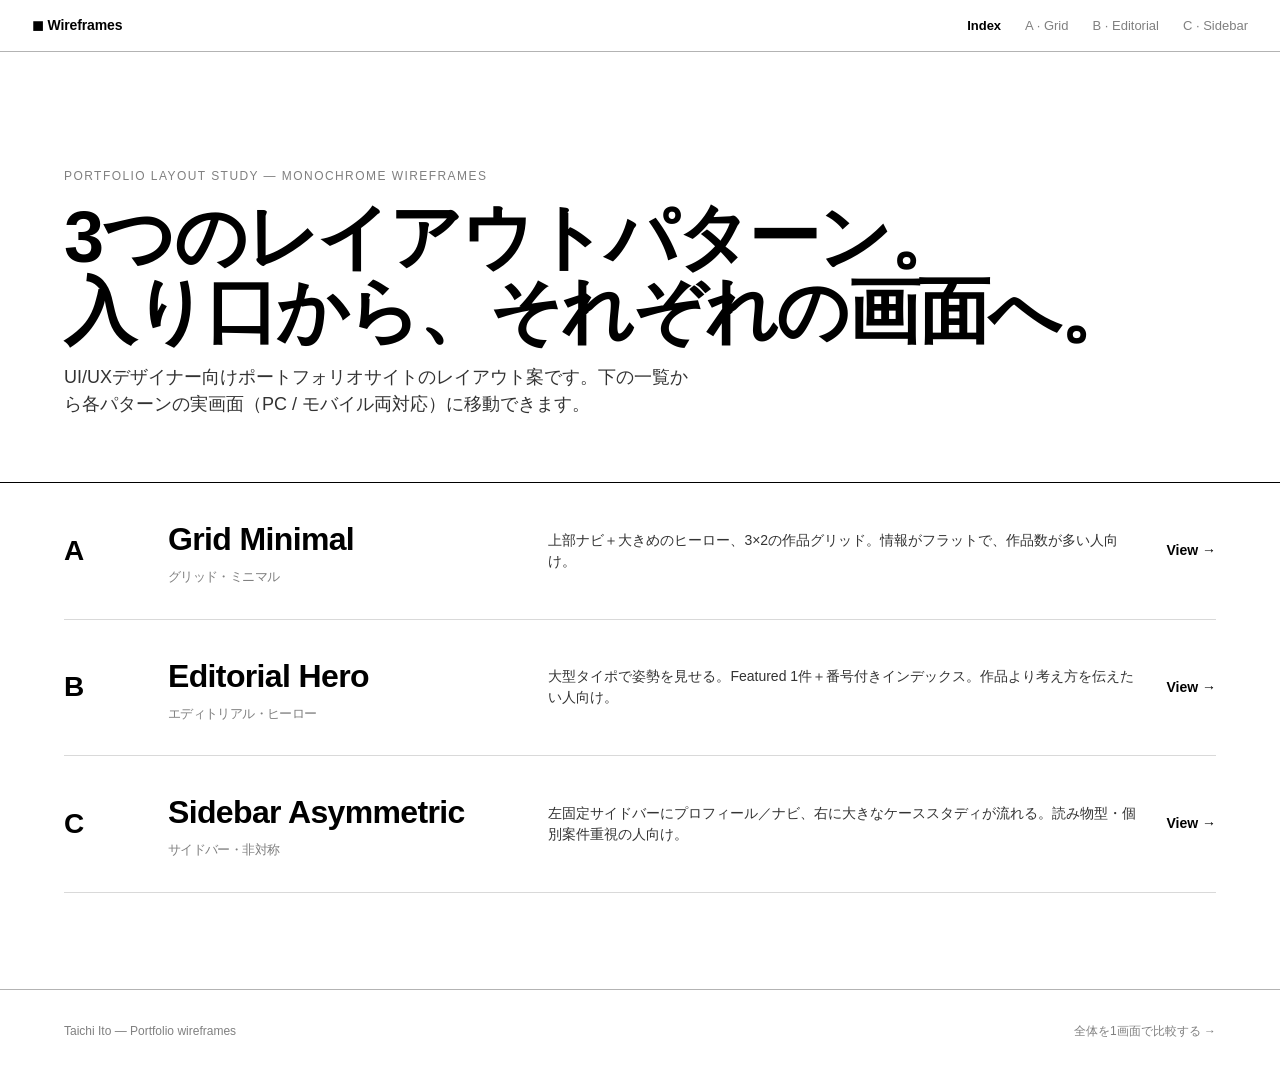
<file: archive/index.html>
<!DOCTYPE html>
<html lang="ja">
<head>
<meta charset="UTF-8">
<meta name="viewport" content="width=device-width, initial-scale=1.0">
<title>Portfolio Wireframes — Index</title>

<!-- ============================================================
     GREETING SPLASH
     調整可能な値は :root の変数に集約。詳細は splash-handoff.md 参照。
     ============================================================ -->
<style>
  :root {
    --splash-bg: #fff;            /* サイトの初期背景(--bg)と揃えている */
    --splash-ink: #1f2430;        /* 見出し文字色 */
    --wave-duration: 2.1s;        /* 手を振る速さ */
    --wave-delay: .55s;           /* 見出しが出てから振り始めるまでの"間" */
    --rise-duration: .6s;         /* 見出しがふわっと現れる速さ */
    --fade-duration: .5s;         /* スプラッシュが消えるフェード速さ */
    --ease-out: cubic-bezier(.22,.61,.36,1);
  }

  html.is-loading, html.is-loading body { overflow: hidden; }

  .splash {
    position: fixed;
    inset: 0;
    display: grid;
    place-content: center;
    background: var(--splash-bg);
    z-index: 9999;
    transition: opacity var(--fade-duration) var(--ease-out),
                visibility var(--fade-duration) var(--ease-out);
  }
  .splash.is-dismissed { opacity: 0; visibility: hidden; }

  .splash__greeting {
    display: flex;
    align-items: center;
    gap: 12px;
    font-family: "Hiragino Sans", "Yu Gothic", system-ui, sans-serif;
    font-size: clamp(30px, 8vw, 52px);
    font-weight: 600;
    letter-spacing: -0.01em;
    color: var(--splash-ink);
    opacity: 0;
    transform: translateY(8px);
    animation: splash-rise var(--rise-duration) var(--ease-out) forwards;
  }

  .splash__hand {
    display: inline-block;
    transform-origin: 75% 80%;
    animation: splash-wave var(--wave-duration) var(--ease-out) var(--wave-delay) 1 both;
  }

  @keyframes splash-rise {
    to { opacity: 1; transform: translateY(0); }
  }

  @keyframes splash-wave {
    0%   { transform: rotate(0deg); }
    12%  { transform: rotate(14deg); }
    32%  { transform: rotate(-9deg); }
    52%  { transform: rotate(12deg); }
    72%  { transform: rotate(-15deg); }
    100% { transform: rotate(0deg); }
  }

  @media (prefers-reduced-motion: reduce) {
    .splash__greeting { animation: none; opacity: 1; transform: none; }
    .splash__hand { animation: none; }
  }
</style>
<noscript><style>.splash{ display:none !important; }</style></noscript>

<link rel="stylesheet" href="styles.css">
</head>
<body>

<div class="splash" id="splash" role="status" aria-live="polite">
  <div class="splash__greeting">
    <span>こんにちは</span>
    <span class="splash__hand" aria-hidden="true">👋</span>
  </div>
</div>

<header class="site-nav">
  <a class="brand" href="index.html">◼ Wireframes</a>
  <nav>
    <a href="index.html" class="is-active">Index</a>
    <a href="pattern-a.html">A · Grid</a>
    <a href="pattern-b.html">B · Editorial</a>
    <a href="pattern-c.html">C · Sidebar</a>
  </nav>
</header>

<main>
  <section class="index-hero">
    <div class="eyebrow">Portfolio Layout Study — Monochrome Wireframes</div>
    <h1>3つのレイアウトパターン。<br>入り口から、それぞれの画面へ。</h1>
    <p>UI/UXデザイナー向けポートフォリオサイトのレイアウト案です。下の一覧から各パターンの実画面（PC / モバイル両対応）に移動できます。</p>
  </section>

  <nav class="pattern-list" aria-label="パターン一覧">
    <a class="pattern-row" href="pattern-a.html">
      <span class="idx">A</span>
      <span class="nm">Grid Minimal<small>グリッド・ミニマル</small></span>
      <span class="desc">上部ナビ＋大きめのヒーロー、3×2の作品グリッド。情報がフラットで、作品数が多い人向け。</span>
      <span class="go">View →</span>
    </a>
    <a class="pattern-row" href="pattern-b.html">
      <span class="idx">B</span>
      <span class="nm">Editorial Hero<small>エディトリアル・ヒーロー</small></span>
      <span class="desc">大型タイポで姿勢を見せる。Featured 1件＋番号付きインデックス。作品より考え方を伝えたい人向け。</span>
      <span class="go">View →</span>
    </a>
    <a class="pattern-row" href="pattern-c.html">
      <span class="idx">C</span>
      <span class="nm">Sidebar Asymmetric<small>サイドバー・非対称</small></span>
      <span class="desc">左固定サイドバーにプロフィール／ナビ、右に大きなケーススタディが流れる。読み物型・個別案件重視の人向け。</span>
      <span class="go">View →</span>
    </a>
  </nav>

  <div class="index-foot">
    <span>Taichi Ito — Portfolio wireframes</span>
    <span><a href="wireframes.html">全体を1画面で比較する →</a></span>
  </div>
</main>

<script>
  (function () {
    var html = document.documentElement;
    var splash = document.getElementById('splash');
    if (!splash) return;

    html.classList.add('is-loading');

    var dismissed = false;
    function dismiss() {
      if (dismissed) return;
      dismissed = true;
      splash.classList.add('is-dismissed');
      html.classList.remove('is-loading');
      splash.addEventListener('transitionend', function () {
        if (splash.parentNode) splash.parentNode.removeChild(splash);
      }, { once: true });
    }

    // 初回訪問のみ最低 1.2s 見せる(挨拶が一瞬すぎて見えない問題への対応)。
    // 再訪時は sessionStorage を見て即座に消す
    var MIN = sessionStorage.getItem('seen-hi') ? 0 : 1200;
    var startedAt = Date.now();
    function dismissRespectingMin() {
      var wait = Math.max(0, MIN - (Date.now() - startedAt));
      setTimeout(function () {
        dismiss();
        sessionStorage.setItem('seen-hi', '1');
      }, wait);
    }

    if (document.readyState === 'complete') {
      dismissRespectingMin();
    } else {
      window.addEventListener('load', dismissRespectingMin);
    }

    setTimeout(dismiss, 5000);
  })();
</script>

</body>
</html>
</file>
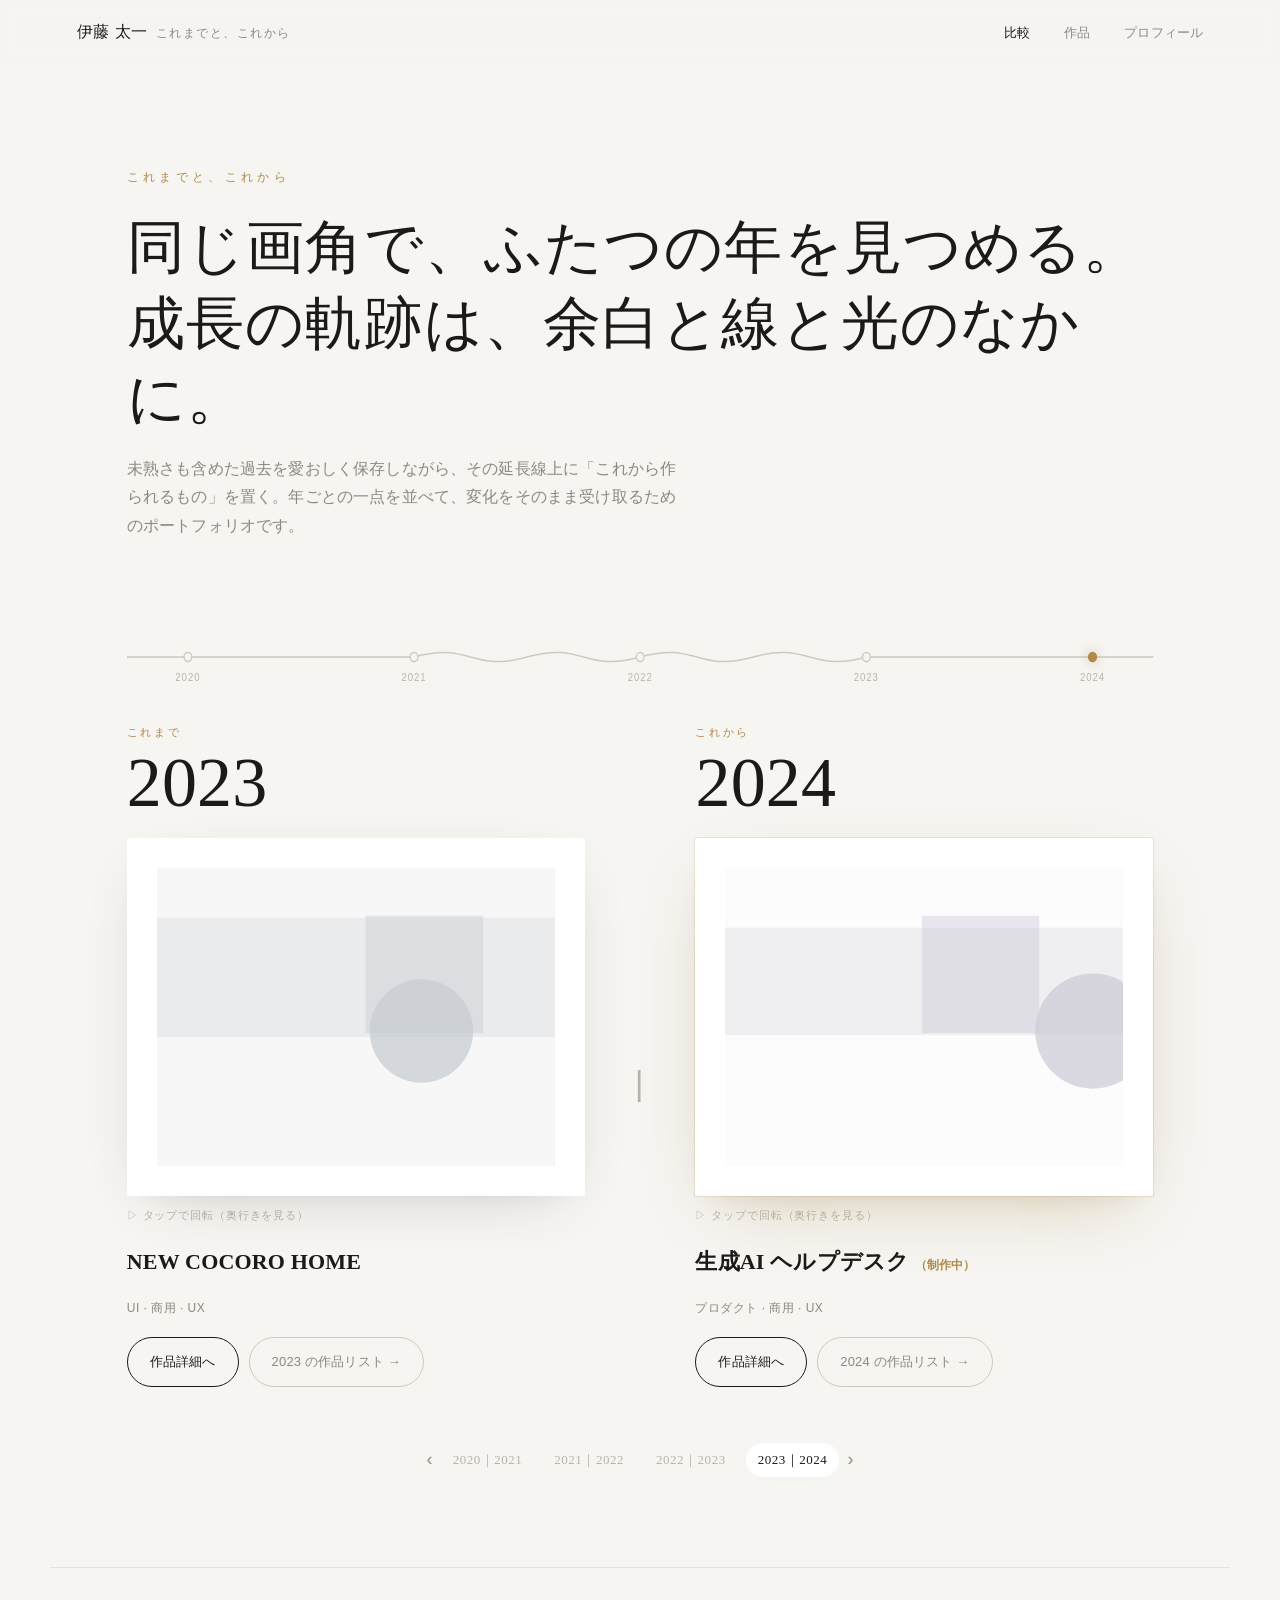
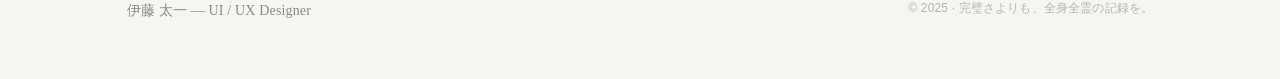
<file: growth/index.html>
<!DOCTYPE html>
<html lang="ja">
<head>
<meta charset="UTF-8">
<meta name="viewport" content="width=device-width, initial-scale=1.0">
<title>これまでと、これから — 伊藤太一 Portfolio</title>
<link rel="stylesheet" href="style.css">
</head>
<body>

<header class="gnav">
  <a class="brand" href="index.html">伊藤 太一<span>これまでと、これから</span></a>
  <nav>
    <a href="index.html" class="is-active">比較</a>
    <a href="grid.html">作品</a>
    <a href="profile.html">プロフィール</a>
  </nav>
</header>

<section class="hero">
  <p class="kicker">これまでと、これから</p>
  <h1 class="serif">同じ画角で、ふたつの年を見つめる。<br>成長の軌跡は、余白と線と光のなかに。</h1>
  <p class="lead">未熟さも含めた過去を愛おしく保存しながら、その延長線上に「これから作られるもの」を置く。年ごとの一点を並べて、変化をそのまま受け取るためのポートフォリオです。</p>
</section>

<section class="compare">
  <div class="axisline">
    <svg class="timeline" id="axis" viewBox="0 0 1180 60" preserveAspectRatio="none" aria-hidden="true"></svg>
  </div>

  <div class="pair" id="pair"><!-- rendered by script --></div>

  <div class="stepper" id="stepper"></div>
</section>

<footer class="foot">
  <span class="serif">伊藤 太一 — UI / UX Designer</span>
  <span>© 2025 · 完璧さよりも、全身全霊の記録を。</span>
</footer>

<script src="data.js"></script>
<script>
/* ---------- 時間の線（揺らぎは波打つ。切れずに続く） ---------- */
function buildAxis(){
  const svg=document.getElementById('axis');
  const W=1180, midY=30;
  const xs = YEARS.map((y,i)=> 70 + i*( (W-140)/(YEARS.length-1) ));
  // 2022（揺らぎの時期）周辺を波打たせる
  const wobbleYear=2022;
  let d=`M0,${midY} L${xs[0]},${midY}`;
  for(let i=0;i<xs.length-1;i++){
    const x1=xs[i], x2=xs[i+1];
    if(YEARS[i]===wobbleYear || YEARS[i+1]===wobbleYear){
      const seg=(x2-x1)/4;
      d+=` C${x1+seg},${midY-16} ${x1+seg},${midY+16} ${x1+seg*2},${midY}`
       + ` C${x1+seg*3},${midY-16} ${x1+seg*3},${midY+16} ${x2},${midY}`;
    }else{
      d+=` L${x2},${midY}`;
    }
  }
  d+=` L${W},${midY}`;
  let html=`<path d="${d}"/>`;
  YEARS.forEach((y,i)=>{
    const isNow = y===YEARS[YEARS.length-1];
    html+=`<circle class="node ${isNow?'now glow':''}" cx="${xs[i]}" cy="${midY}" r="4.5"/>`;
    html+=`<text class="tick" x="${xs[i]}" y="${midY+24}" text-anchor="middle">${y}</text>`;
  });
  svg.innerHTML=html;
}

/* ---------- 比較ペアの描画 ---------- */
let pairIdx = PAIRS.length-1; // 初期は最新ペア（…|これから）

function sideHtml(year){
  const w = WORKS[BEST[year]];
  const eraClass = w.era==='future' ? 'is-future' : (w.era==='recent'?'is-recent':'is-past');
  const label = w.era==='future' ? 'これから' : (year===YEARS[YEARS.length-1]?'いま':'これまで');
  return `
    <div class="side">
      <div class="yr"><small>${label}</small>${year}</div>
      <div class="framewrap">
        <div class="frame ${eraClass}" data-rotate>
          <div class="art">${artSvg(w.hue, w.id, w.era)}</div>
        </div>
        <div class="rotate-hint">▷ タップで回転（奥行きを見る）</div>
      </div>
      <h3 class="wtitle serif">${w.title}${w.status?` <span style="font-family:var(--sans);font-size:12px;color:var(--accent)">（${w.status}）</span>`:''}</h3>
      <p class="wmeta">${w.cat} · ${w.type}${w.domain?` · ${w.domain}`:''}</p>
      <div class="ctas">
        <a class="btn" href="work.html?w=${w.id}">作品詳細へ</a>
        <a class="btn ghost" href="grid.html?year=${year}">${year} の作品リスト →</a>
      </div>
    </div>`;
}

function renderPair(){
  const [a,b]=PAIRS[pairIdx];
  document.getElementById('pair').innerHTML =
    sideHtml(a) + `<div class="vs serif">丨</div>` + sideHtml(b);
  // 回転インタラクション
  document.querySelectorAll('[data-rotate]').forEach(el=>{
    el.addEventListener('click',()=>el.classList.toggle('tilt'));
  });
  // stepper active
  [...document.querySelectorAll('.stepper button[data-i]')].forEach(btn=>{
    btn.classList.toggle('on', +btn.dataset.i===pairIdx);
  });
}

function buildStepper(){
  const s=document.getElementById('stepper');
  let html=`<span class="arrow" id="prevPair">‹</span>`;
  PAIRS.forEach((p,i)=>{ html+=`<button data-i="${i}">${p[0]}｜${p[1]}</button>`; });
  html+=`<span class="arrow" id="nextPair">›</span>`;
  s.innerHTML=html;
  s.querySelectorAll('button[data-i]').forEach(b=>b.addEventListener('click',()=>{pairIdx=+b.dataset.i;renderPair();}));
  document.getElementById('prevPair').addEventListener('click',()=>{pairIdx=(pairIdx-1+PAIRS.length)%PAIRS.length;renderPair();});
  document.getElementById('nextPair').addEventListener('click',()=>{pairIdx=(pairIdx+1)%PAIRS.length;renderPair();});
}

buildAxis();
buildStepper();
renderPair();
</script>
</body>
</html>
</file>
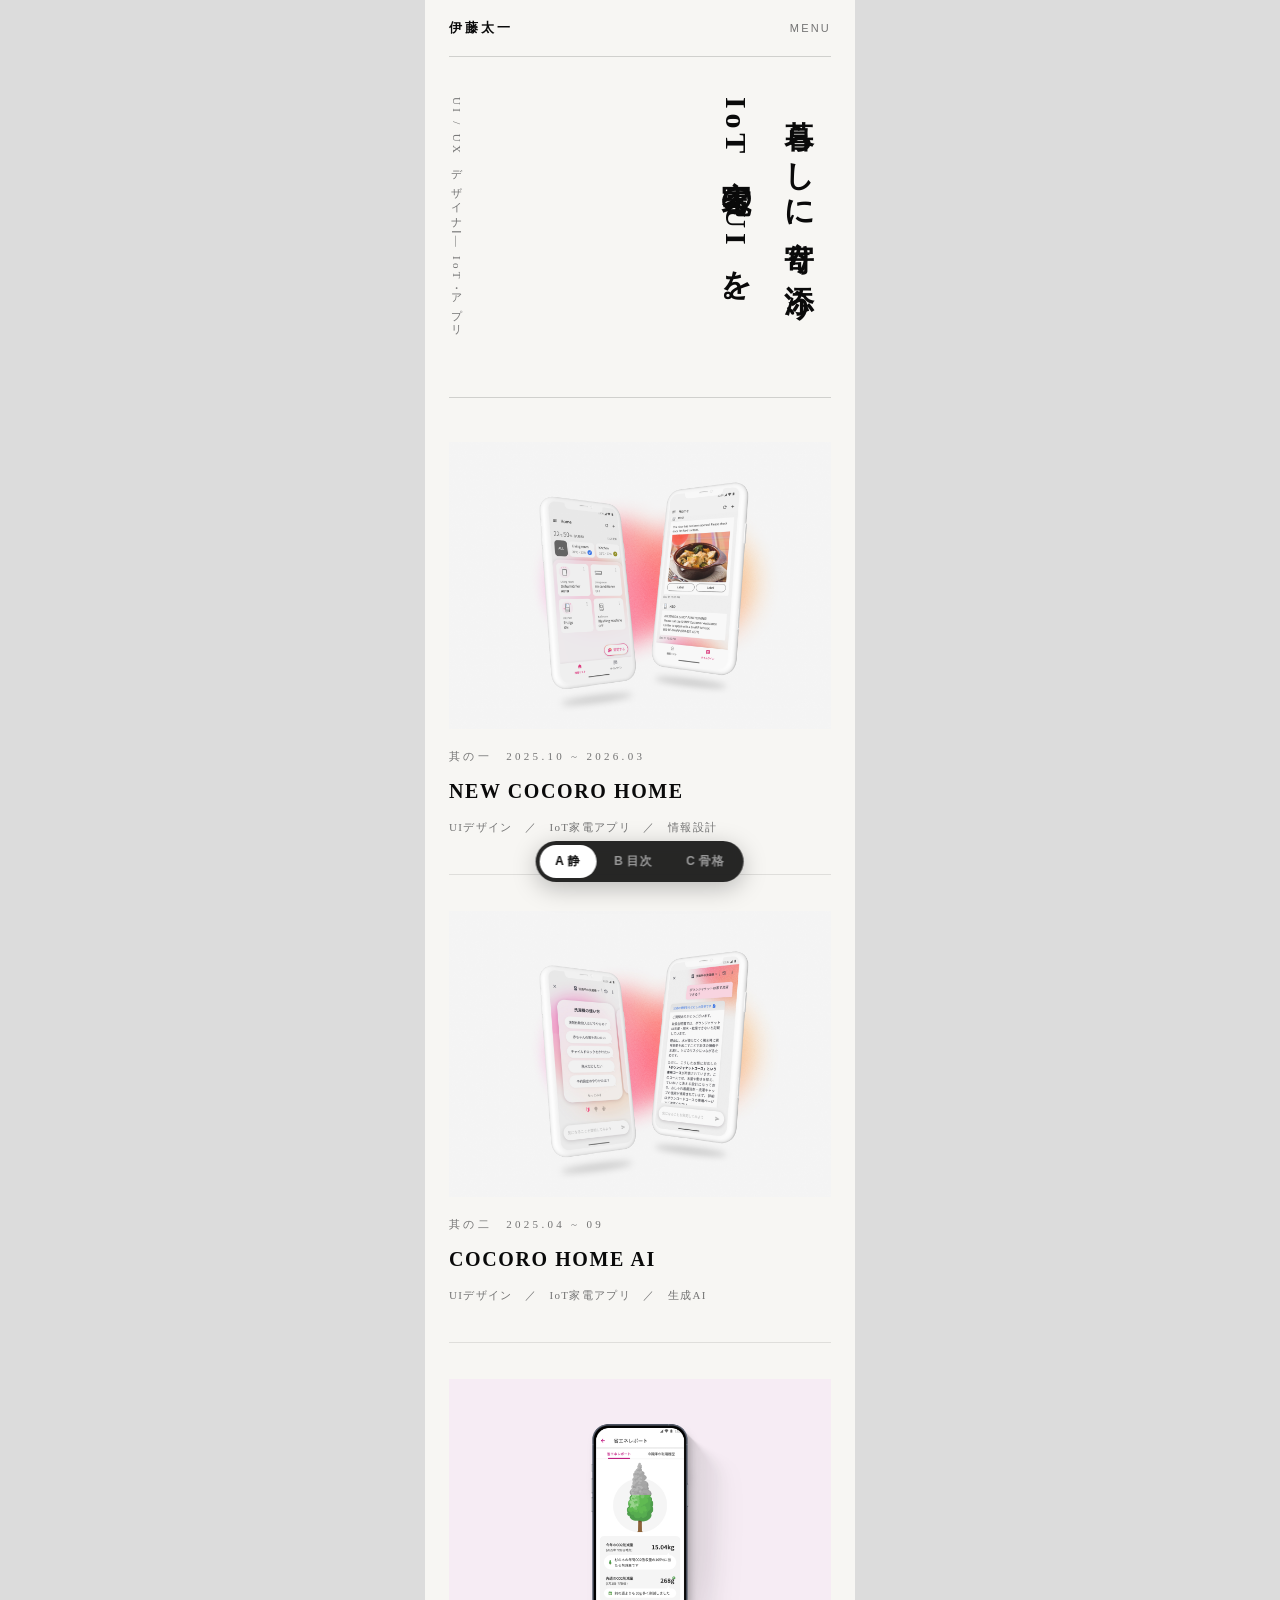
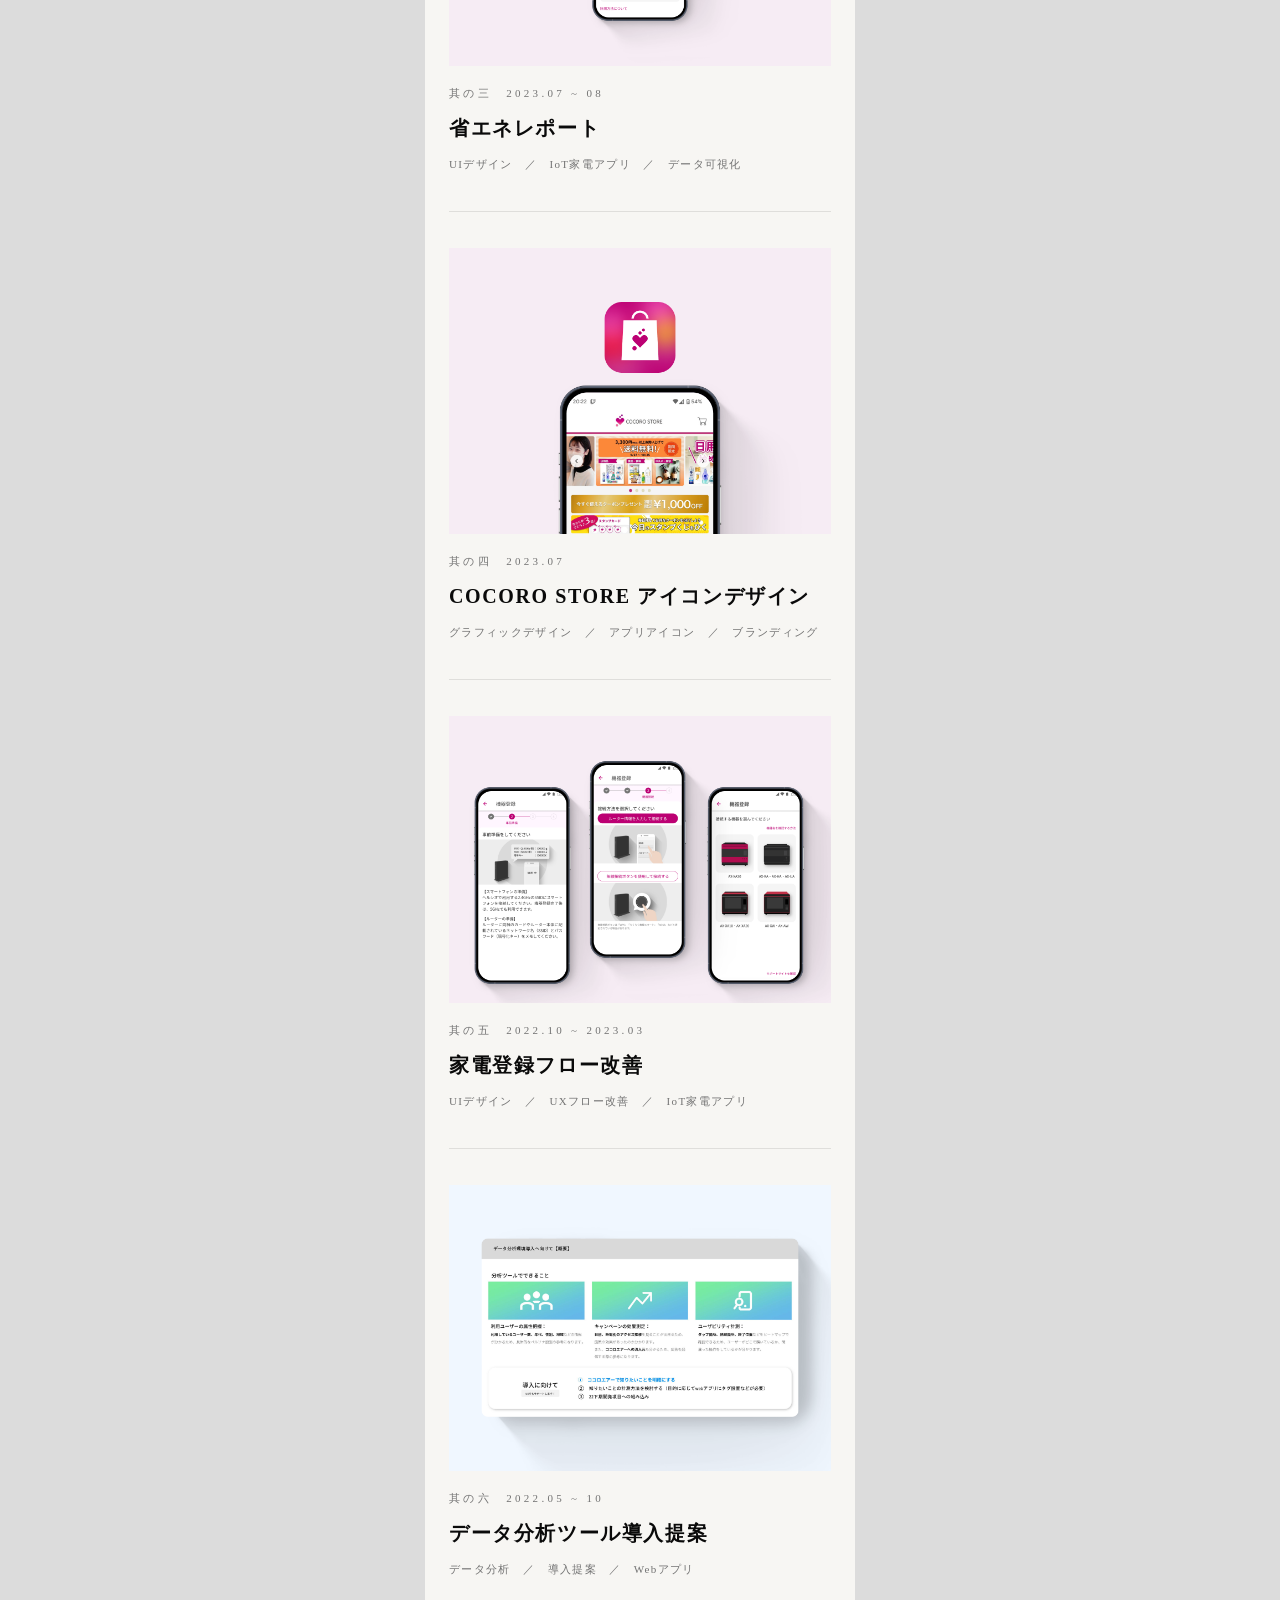
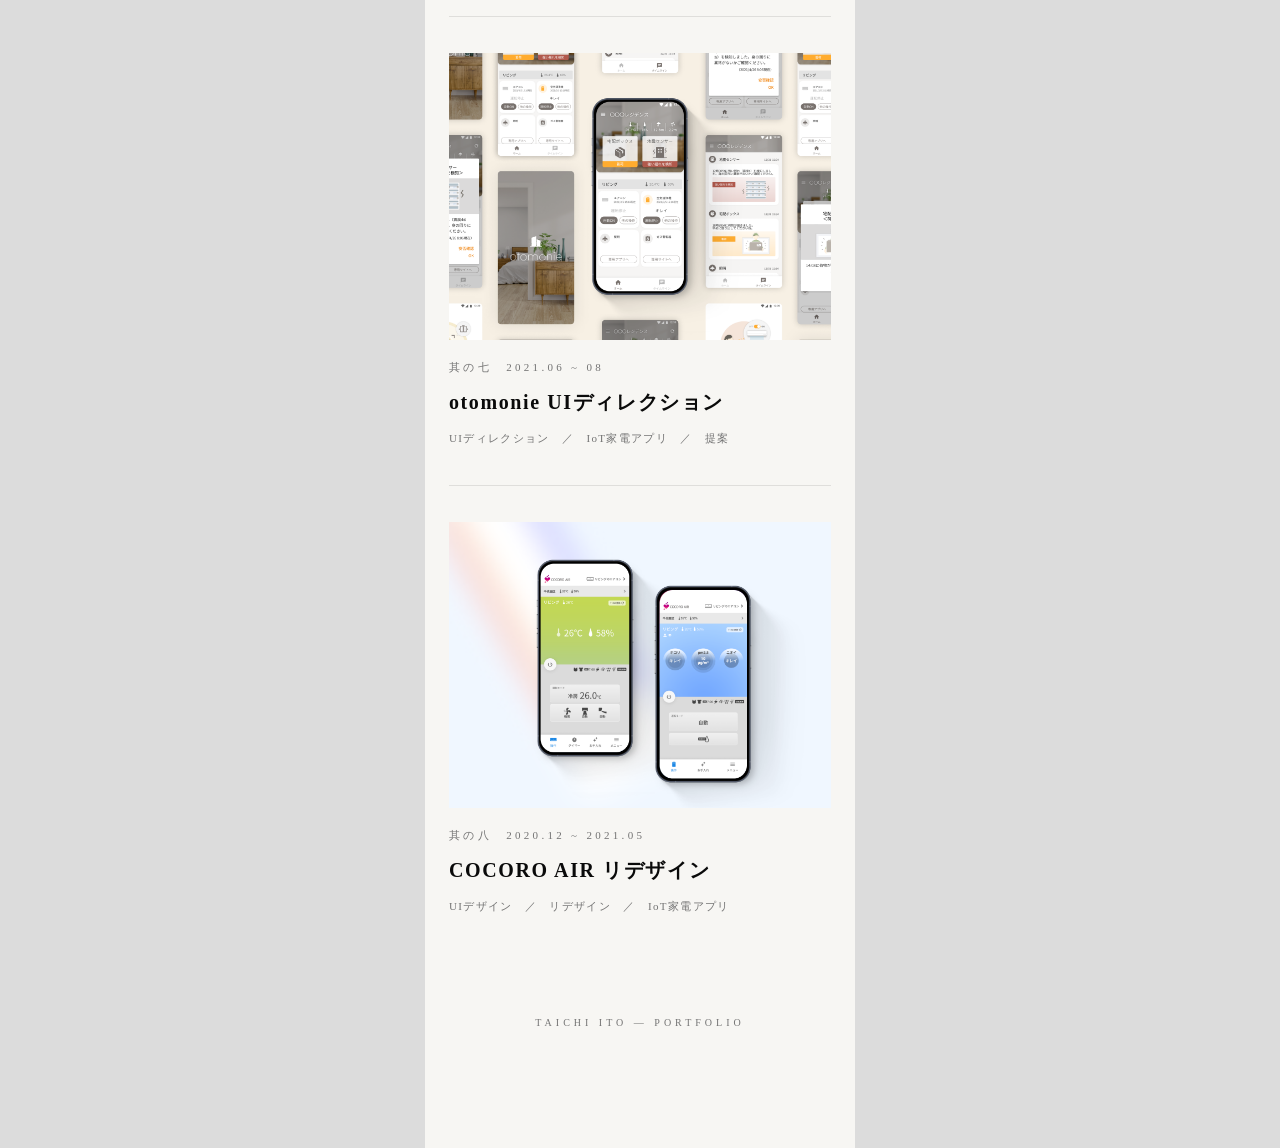
<file: index-design-drafts.html>
<!DOCTYPE html>
<html lang="ja">
<head>
<meta charset="UTF-8">
<meta name="viewport" content="width=device-width, initial-scale=1.0">
<title>index デザイン検討 — 3案</title>
<style>
  /* ============ 共通 ============ */
  *{margin:0;padding:0;box-sizing:border-box;-webkit-tap-highlight-color:transparent}
  :root{
    --ink:#0a0a0a;
    --muted:#737373;
    --bg:#ffffff;
    --ph:#ececec;
    --mincho:"Hiragino Mincho ProN","Yu Mincho","YuMincho",serif;
    --gothic:"Hiragino Kaku Gothic ProN","Hiragino Sans","Yu Gothic",sans-serif;
  }
  html{-webkit-font-smoothing:antialiased;text-size-adjust:100%}
  body{background:#dcdcdc;font-family:var(--gothic);color:var(--ink)}
  img{display:block;width:100%;height:100%;object-fit:cover;background:var(--ph)}
  .variant{display:none}
  body[data-v="a"] .v-a{display:block}
  body[data-v="b"] .v-b{display:block}
  body[data-v="c"] .v-c{display:block}

  /* ============ スイッチャー ============ */
  .switcher{
    position:fixed;bottom:18px;left:50%;transform:translateX(-50%);z-index:100;
    display:flex;gap:2px;background:rgba(20,20,20,.92);backdrop-filter:blur(8px);
    border-radius:99px;padding:4px;box-shadow:0 6px 24px rgba(0,0,0,.25);
  }
  .switcher button{
    appearance:none;border:0;background:transparent;color:#999;
    font-family:var(--gothic);font-size:12px;font-weight:600;letter-spacing:.04em;
    padding:8px 16px;border-radius:99px;cursor:pointer;transition:all .2s;white-space:nowrap;
  }
  .switcher button.on{background:#fff;color:#0a0a0a}

  /* ============================================================
     案A 「静」 — 縦書き × 明朝
  ============================================================ */
  .v-a{--a-bg:#f7f6f3}
  .v-a .frame{max-width:430px;margin:0 auto;min-height:100dvh;background:var(--a-bg)}
  .v-a .inner{padding:0 24px 120px}

  .v-a .nav{display:flex;justify-content:space-between;align-items:center;height:56px}
  .v-a .nav .logo{font-family:var(--mincho);font-size:13px;letter-spacing:.24em;font-weight:600}
  .v-a .nav .menu{font-size:11px;letter-spacing:.2em;color:var(--muted)}

  .v-a .hero{
    display:flex;justify-content:space-between;align-items:stretch;
    padding:40px 0 56px;min-height:340px;
  }
  .v-a .hero-v{
    writing-mode:vertical-rl;
    font-family:var(--mincho);font-weight:600;
    font-size:30px;line-height:2.1;letter-spacing:.16em;
    font-feature-settings:"vpal";
  }
  .v-a .hero-side{
    writing-mode:vertical-rl;
    display:flex;flex-direction:column;justify-content:flex-end;
    font-size:11px;letter-spacing:.3em;color:var(--muted);
    font-family:var(--mincho);
  }
  .v-a .rule{height:1px;background:rgba(10,10,10,.16)}

  .v-a .list{padding-top:8px}
  .v-a .item{padding:36px 0;border-bottom:1px solid rgba(10,10,10,.1)}
  .v-a .item:last-child{border-bottom:0}
  .v-a .item .thumb{aspect-ratio:4/3;overflow:hidden;margin-bottom:20px}
  .v-a .item .num{
    font-family:var(--mincho);font-size:11px;letter-spacing:.3em;color:var(--muted);
    margin-bottom:10px;
  }
  .v-a .item .title{
    font-family:var(--mincho);font-size:20px;font-weight:600;
    letter-spacing:.08em;line-height:1.7;margin-bottom:8px;
  }
  .v-a .item .tags{
    font-size:11px;letter-spacing:.12em;color:var(--muted);line-height:2;
    font-family:var(--mincho);
  }
  .v-a .foot{
    padding:64px 0 0;text-align:center;
    font-family:var(--mincho);font-size:10px;letter-spacing:.4em;color:var(--muted);
  }

  /* ============================================================
     案B 「目次」 — 明朝の横組みエディトリアル（文字主体の索引）
  ============================================================ */
  .v-b .frame{max-width:430px;margin:0 auto;min-height:100dvh;background:#fff}
  .v-b .inner{padding:0 22px 120px}

  .v-b .nav{display:flex;justify-content:space-between;align-items:baseline;padding:22px 0 0}
  .v-b .nav .logo{font-size:12px;font-weight:600;letter-spacing:.18em}
  .v-b .nav .yr{font-size:11px;color:var(--muted);letter-spacing:.1em}

  .v-b .hero{padding:56px 0 48px}
  .v-b .hero h1{
    font-family:var(--mincho);font-weight:500;
    font-size:26px;line-height:2.05;letter-spacing:.1em;
  }
  .v-b .hero .lede{
    margin-top:22px;font-family:var(--mincho);
    font-size:12.5px;line-height:2.2;letter-spacing:.08em;color:var(--muted);
  }
  .v-b .sec-label{
    display:flex;justify-content:space-between;align-items:baseline;
    border-top:1px solid var(--ink);padding:12px 0 0;margin-bottom:4px;
  }
  .v-b .sec-label span{font-size:10px;letter-spacing:.28em;color:var(--muted)}

  .v-b .row{
    display:flex;gap:16px;align-items:center;
    padding:22px 0;border-bottom:1px solid rgba(10,10,10,.12);
  }
  .v-b .row .no{
    font-family:var(--mincho);font-size:13px;color:var(--muted);
    min-width:2.2em;letter-spacing:.05em;
  }
  .v-b .row .txt{flex:1;min-width:0}
  .v-b .row .title{
    font-family:var(--mincho);font-size:16.5px;font-weight:600;
    letter-spacing:.06em;line-height:1.75;
  }
  .v-b .row .meta{
    margin-top:5px;font-size:10.5px;letter-spacing:.1em;color:var(--muted);line-height:1.9;
  }
  .v-b .row .thumb{
    width:76px;height:76px;flex:none;overflow:hidden;border-radius:2px;
  }
  .v-b .foot{
    margin-top:56px;padding-top:14px;border-top:1px solid var(--ink);
    display:flex;justify-content:space-between;
    font-size:10px;letter-spacing:.2em;color:var(--muted);
  }

  /* ============================================================
     案C 「骨格」 — ゴシック × 大きな級数（新聞・スイスタイポ的）
  ============================================================ */
  .v-c .frame{max-width:430px;margin:0 auto;min-height:100dvh;background:#fff}
  .v-c .inner{padding:0 18px 120px}

  .v-c .nav{
    display:flex;justify-content:space-between;align-items:center;
    height:52px;border-bottom:2px solid var(--ink);
  }
  .v-c .nav .logo{font-size:13px;font-weight:800;letter-spacing:.06em}
  .v-c .nav .menu{font-size:11px;font-weight:600;letter-spacing:.14em}

  .v-c .hero{padding:36px 0 12px}
  .v-c .hero .eyebrow{
    font-size:10.5px;font-weight:600;letter-spacing:.22em;color:var(--muted);margin-bottom:18px;
  }
  .v-c .hero h1{
    font-size:40px;font-weight:800;line-height:1.32;letter-spacing:.01em;
    font-feature-settings:"palt";
  }
  .v-c .hero .stats{
    display:flex;gap:0;margin:36px 0 0;border-top:2px solid var(--ink);
  }
  .v-c .hero .stat{
    flex:1;padding:12px 0 14px;border-right:1px solid rgba(10,10,10,.15);
  }
  .v-c .hero .stat:last-child{border-right:0;text-align:right}
  .v-c .hero .stat b{display:block;font-size:15px;font-weight:800;letter-spacing:.02em}
  .v-c .hero .stat span{font-size:9.5px;letter-spacing:.16em;color:var(--muted)}

  .v-c .grid{display:grid;grid-template-columns:1fr 1fr;gap:1px;background:rgba(10,10,10,.15);border:1px solid rgba(10,10,10,.15);border-top:0}
  .v-c .cell{background:#fff;padding:14px 12px 18px;position:relative}
  .v-c .cell.wide{grid-column:1/-1}
  .v-c .cell .no{
    font-size:22px;font-weight:800;letter-spacing:-.02em;line-height:1;margin-bottom:12px;
  }
  .v-c .cell .thumb{aspect-ratio:4/3;overflow:hidden;margin-bottom:12px}
  .v-c .cell.wide .thumb{aspect-ratio:16/9}
  .v-c .cell .title{
    font-size:14.5px;font-weight:700;line-height:1.55;letter-spacing:.01em;
    font-feature-settings:"palt";margin-bottom:6px;
  }
  .v-c .cell.wide .title{font-size:18px}
  .v-c .cell .tags{font-size:9.5px;letter-spacing:.06em;color:var(--muted);line-height:1.8}
  .v-c .foot{
    margin-top:0;border:1px solid rgba(10,10,10,.15);border-top:0;
    padding:14px 12px;display:flex;justify-content:space-between;
    font-size:10px;font-weight:600;letter-spacing:.14em;color:var(--muted);background:#fff;
  }
</style>
</head>
<body data-v="a">

<!-- ============ 案A 「静」 ============ -->
<div class="variant v-a">
  <div class="frame"><div class="inner">
    <nav class="nav"><span class="logo">伊藤太一</span><span class="menu">MENU</span></nav>
    <div class="rule"></div>
    <header class="hero">
      <div class="hero-side"><span>UI / UX デザイナー — IoT・アプリ</span></div>
      <h1 class="hero-v">暮らしに寄り添う、<br>IoT家電のUIを。</h1>
    </header>
    <div class="rule"></div>
    <main class="list" id="listA"></main>
    <footer class="foot">TAICHI ITO — PORTFOLIO</footer>
  </div></div>
</div>

<!-- ============ 案B 「目次」 ============ -->
<div class="variant v-b">
  <div class="frame"><div class="inner">
    <nav class="nav"><span class="logo">TAICHI ITO</span><span class="yr">2020 — 2026</span></nav>
    <header class="hero">
      <h1>暮らしに寄り添う、<br>IoT家電のUIを<br>つくっています。</h1>
      <p class="lede">UI / UXデザイナー。IoT家電アプリの情報設計と画面デザインを軸に、提案からリリースまでを担当。</p>
    </header>
    <div class="sec-label"><span>SELECTED WORK</span><span id="countB"></span></div>
    <main id="listB"></main>
    <footer class="foot"><span>TAICHI ITO</span><span>PORTFOLIO</span></footer>
  </div></div>
</div>

<!-- ============ 案C 「骨格」 ============ -->
<div class="variant v-c">
  <div class="frame"><div class="inner">
    <nav class="nav"><span class="logo">■ TAICHI ITO</span><span class="menu">MENU</span></nav>
    <header class="hero">
      <p class="eyebrow">UI / UX DESIGNER — IOT・アプリ</p>
      <h1>暮らしに寄り添う、<br>IoT家電のUIを。</h1>
      <div class="stats">
        <div class="stat"><b id="countC">08</b><span>WORKS</span></div>
        <div class="stat"><b>2020—26</b><span>PERIOD</span></div>
        <div class="stat"><b>IoT / APP</b><span>FIELD</span></div>
      </div>
    </header>
    <main class="grid" id="listC"></main>
    <footer class="foot"><span>TAICHI ITO</span><span>PORTFOLIO 2026</span></footer>
  </div></div>
</div>

<!-- ============ 切り替え ============ -->
<div class="switcher" role="tablist">
  <button data-v="a" class="on">A 静</button>
  <button data-v="b">B 目次</button>
  <button data-v="c">C 骨格</button>
</div>

<script>
const WORKS = [
  {title:"NEW COCORO HOME", slug:"new-cocoro-home", tags:["UIデザイン","IoT家電アプリ","情報設計"], period:"2025.10 ~ 2026.03"},
  {title:"COCORO HOME AI", slug:"cocoro-home-ai", ext:"jpg", tags:["UIデザイン","IoT家電アプリ","生成AI"], period:"2025.04 ~ 09"},
  {title:"省エネレポート", slug:"energy-saving-report", tags:["UIデザイン","IoT家電アプリ","データ可視化"], period:"2023.07 ~ 08"},
  {title:"COCORO STORE アイコンデザイン", slug:"cocoro-store-icon", tags:["グラフィックデザイン","アプリアイコン","ブランディング"], period:"2023.07"},
  {title:"家電登録フロー改善", slug:"device-registration-flow", tags:["UIデザイン","UXフロー改善","IoT家電アプリ"], period:"2022.10 ~ 2023.03"},
  {title:"データ分析ツール導入提案", slug:"data-analytics-proposal", tags:["データ分析","導入提案","Webアプリ"], period:"2022.05 ~ 10"},
  {title:"otomonie UIディレクション", slug:"otomonie", tags:["UIディレクション","IoT家電アプリ","提案"], period:"2021.06 ~ 08"},
  {title:"COCORO AIR リデザイン", slug:"cocoro-air-redesign", tags:["UIデザイン","リデザイン","IoT家電アプリ"], period:"2020.12 ~ 2021.05"},
];
const img = w => `works/images/${w.slug}/01.${w.ext||'png'}`;
const pad = n => String(n).padStart(2,'0');
const N = WORKS.length;

/* 案A：漢数字の通し番号で書籍らしく */
const kanji = ["一","二","三","四","五","六","七","八","九","十"];
document.getElementById('listA').innerHTML = WORKS.map((w,i)=>`
  <article class="item">
    <div class="thumb"><img src="${img(w)}" alt="${w.title}" loading="lazy"></div>
    <p class="num">其の${kanji[i]}　${w.period}</p>
    <h2 class="title">${w.title}</h2>
    <p class="tags">${w.tags.join("　／　")}</p>
  </article>`).join('');

/* 案B：目次型の行 */
document.getElementById('countB').textContent = `${pad(1)} — ${pad(N)}`;
document.getElementById('listB').innerHTML = WORKS.map((w,i)=>`
  <article class="row">
    <span class="no">${pad(i+1)}</span>
    <div class="txt">
      <h2 class="title">${w.title}</h2>
      <p class="meta">${w.tags.join("・")}<br>${w.period}</p>
    </div>
    <div class="thumb"><img src="${img(w)}" alt="${w.title}" loading="lazy"></div>
  </article>`).join('');

/* 案C：グリッド（1件目はワイド） */
document.getElementById('countC').textContent = pad(N);
/* 1件目はワイド。残りが奇数なら最後もワイドにして空セルを作らない */
const lastWide = (N-1) % 2 === 1;
document.getElementById('listC').innerHTML = WORKS.map((w,i)=>`
  <article class="cell${i===0 || (lastWide && i===N-1) ? ' wide':''}">
    <p class="no">${pad(i+1)}</p>
    <div class="thumb"><img src="${img(w)}" alt="${w.title}" loading="lazy"></div>
    <h2 class="title">${w.title}</h2>
    <p class="tags">${w.tags.join(" / ")}</p>
  </article>`).join('');

/* 切り替え */
document.querySelectorAll('.switcher button').forEach(b=>{
  b.addEventListener('click',()=>{
    document.body.dataset.v = b.dataset.v;
    document.querySelectorAll('.switcher button').forEach(x=>x.classList.toggle('on',x===b));
    window.scrollTo(0,0);
  });
});
</script>
</body>
</html>
</file>
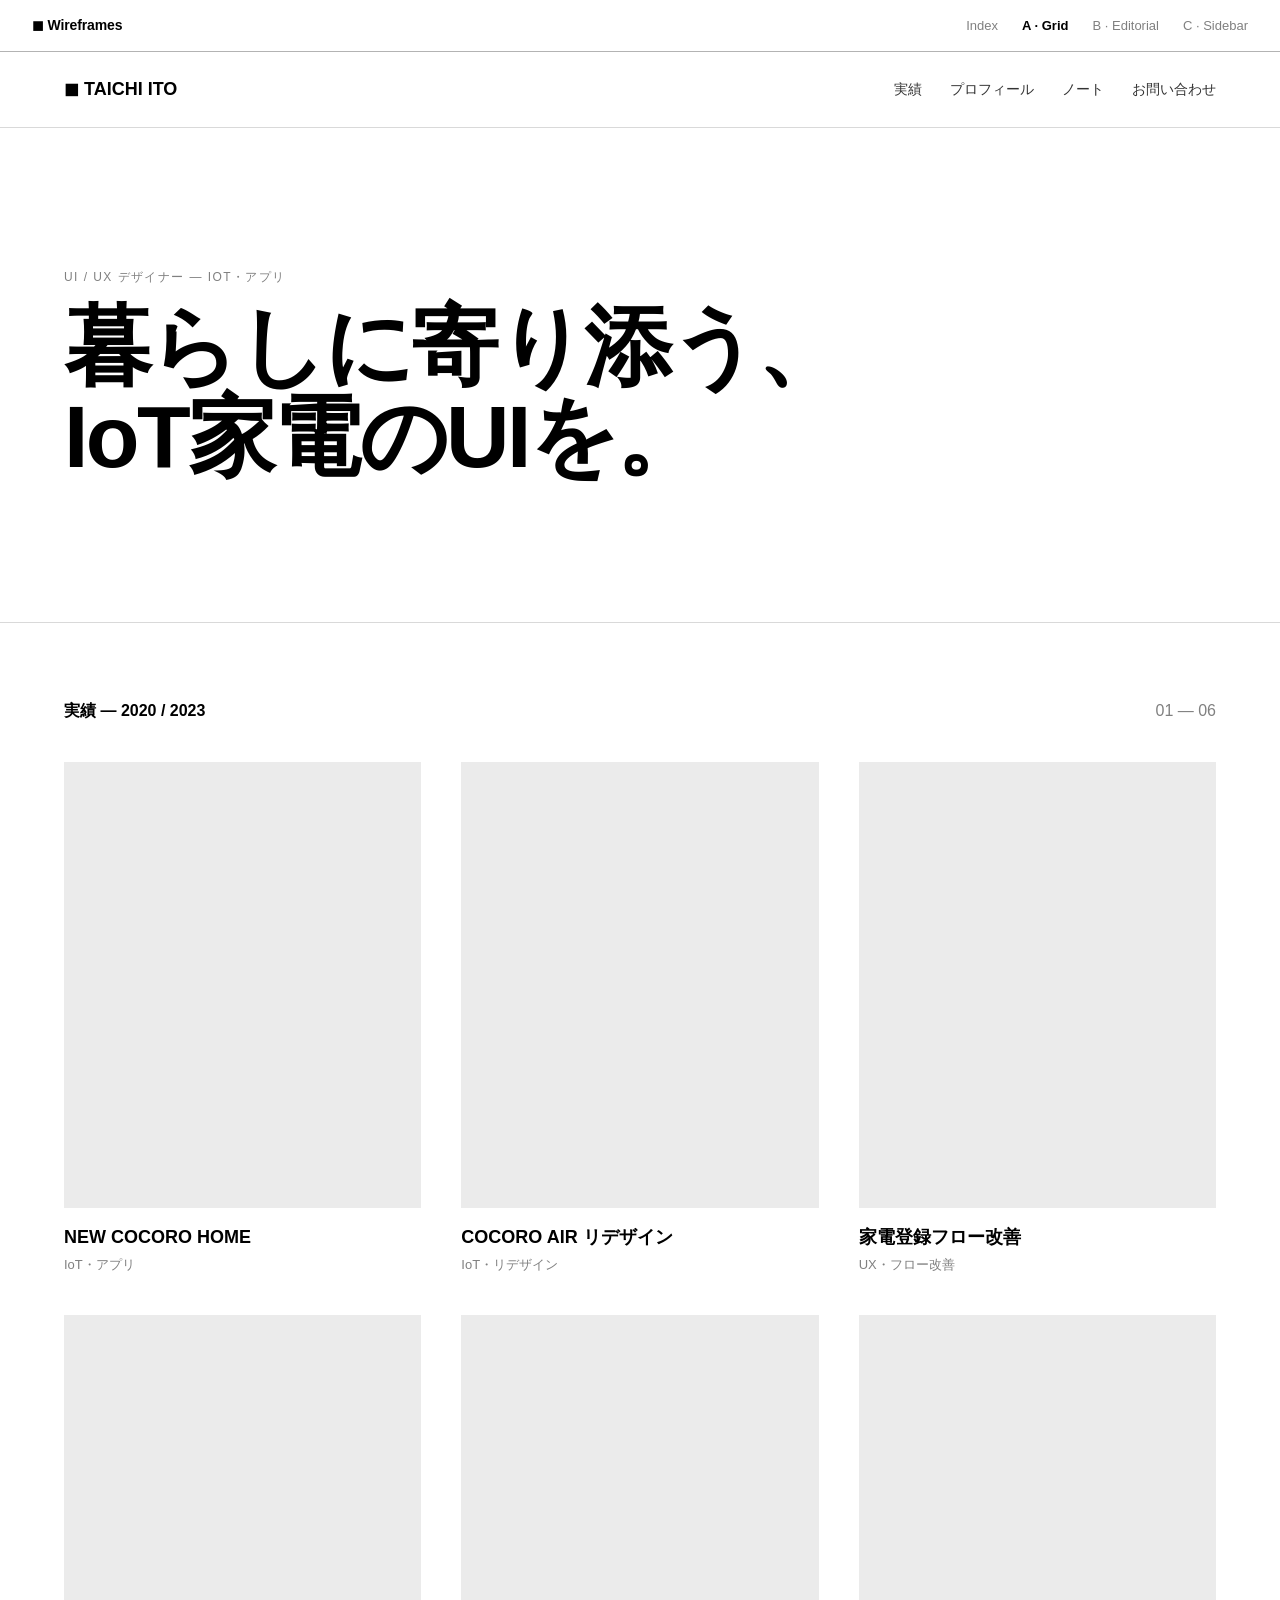
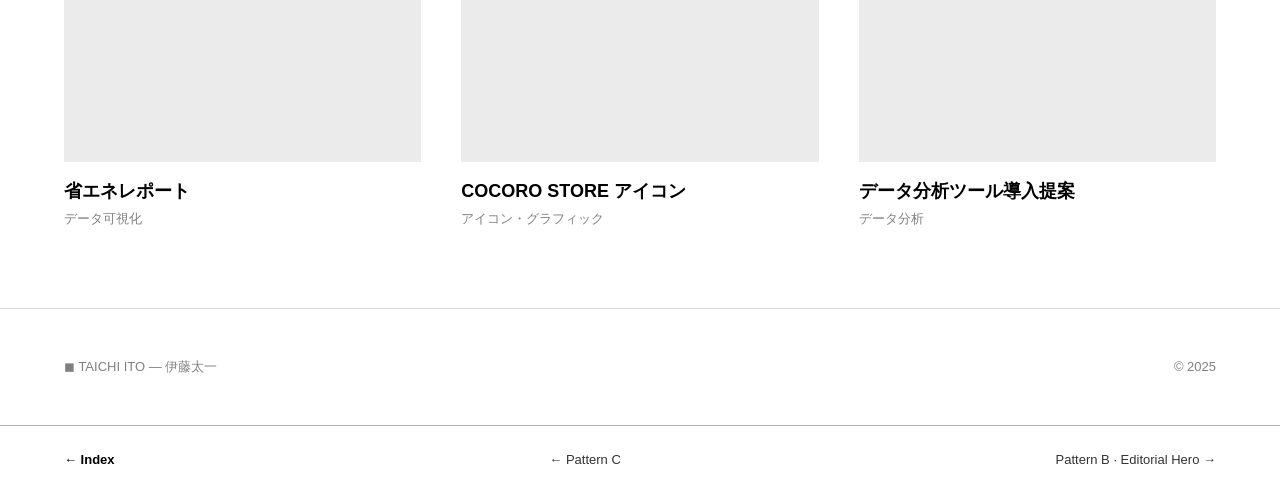
<file: pattern-a.html>
<!DOCTYPE html>
<html lang="ja">
<head>
<meta charset="UTF-8">
<meta name="viewport" content="width=device-width, initial-scale=1.0">
<title>Pattern A — Grid Minimal</title>
<link rel="stylesheet" href="styles.css">
</head>
<body>

<header class="site-nav">
  <a class="brand" href="index.html">◼ Wireframes</a>
  <nav>
    <a href="index.html">Index</a>
    <a href="pattern-a.html" class="is-active">A · Grid</a>
    <a href="pattern-b.html">B · Editorial</a>
    <a href="pattern-c.html">C · Sidebar</a>
  </nav>
</header>

<main>
  <div class="a-header">
    <span class="brand">◼ TAICHI ITO</span>
    <nav class="a-nav"><span>実績</span><span>プロフィール</span><span>ノート</span><span>お問い合わせ</span></nav>
    <span class="burger"><span></span><span></span><span></span></span>
  </div>
  <hr class="divider">

  <section class="a-hero">
    <div class="eyebrow">UI / UX デザイナー — IoT・アプリ</div>
    <h1 class="name">暮らしに寄り添う、<br>IoT家電のUIを。</h1>
  </section>
  <hr class="divider">

  <div class="a-sec"><strong>実績 — 2020 / 2023</strong><span class="muted">01 — 06</span></div>

  <section class="a-grid">
    <a class="a-card" href="work-detail.html?w=0"><span class="ph"></span><h4>NEW COCORO HOME</h4><div class="meta">IoT・アプリ</div></a>
    <a class="a-card" href="work-detail.html?w=1"><span class="ph"></span><h4>COCORO AIR リデザイン</h4><div class="meta">IoT・リデザイン</div></a>
    <a class="a-card" href="work-detail.html?w=2"><span class="ph"></span><h4>家電登録フロー改善</h4><div class="meta">UX・フロー改善</div></a>
    <a class="a-card" href="work-detail.html?w=3"><span class="ph"></span><h4>省エネレポート</h4><div class="meta">データ可視化</div></a>
    <a class="a-card" href="work-detail.html?w=4"><span class="ph"></span><h4>COCORO STORE アイコン</h4><div class="meta">アイコン・グラフィック</div></a>
    <a class="a-card" href="work-detail.html?w=5"><span class="ph"></span><h4>データ分析ツール導入提案</h4><div class="meta">データ分析</div></a>
  </section>
  <hr class="divider">

  <footer class="a-footer">
    <span>◼ TAICHI ITO — 伊藤太一</span>
    <span>© 2025</span>
  </footer>
</main>

<nav class="page-foot">
  <a class="home" href="index.html">← Index</a>
  <a href="pattern-c.html">← Pattern C</a>
  <a href="pattern-b.html">Pattern B · Editorial Hero →</a>
</nav>

</body>
</html>
</file>
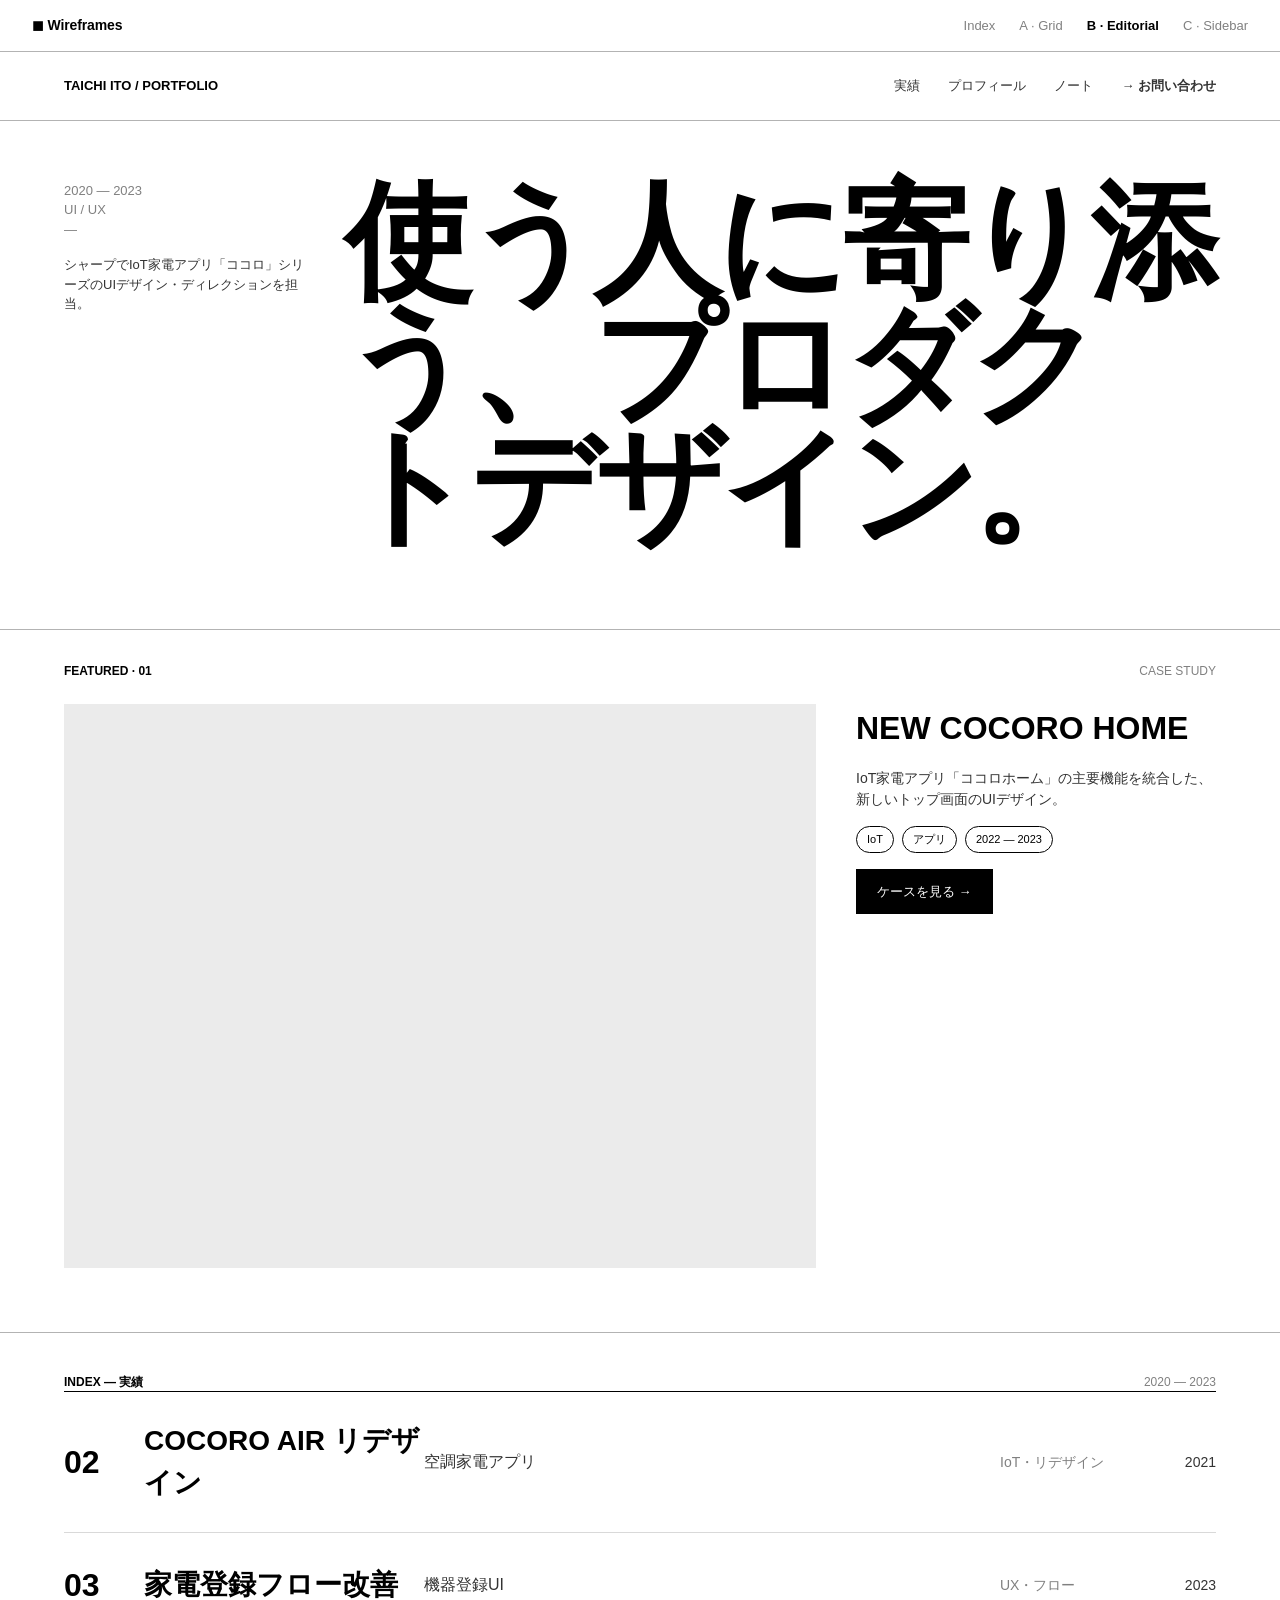
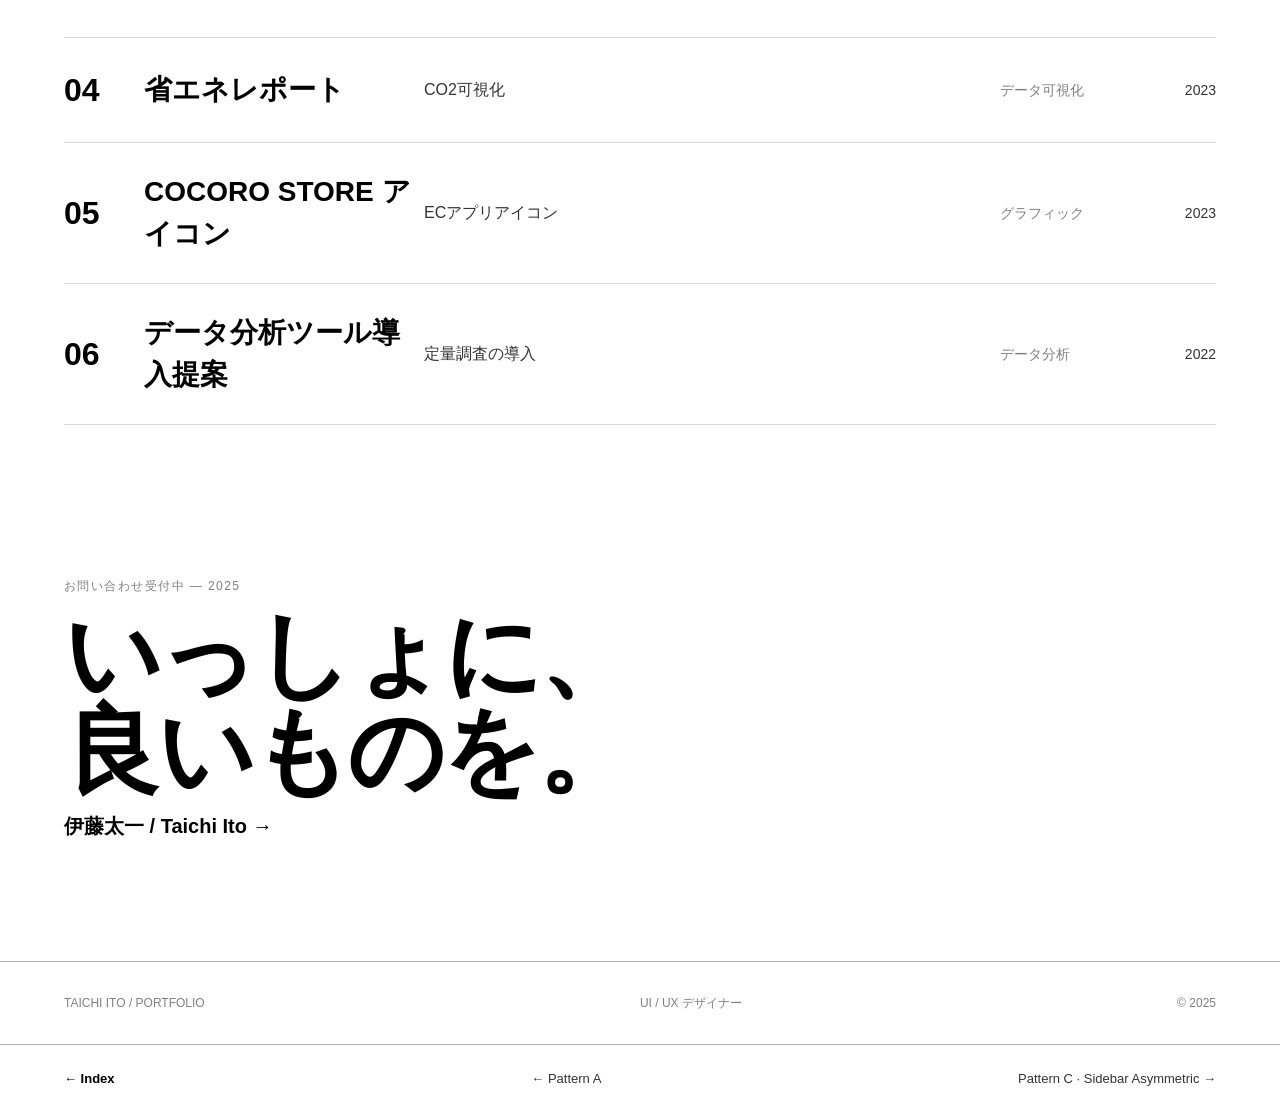
<file: pattern-b.html>
<!DOCTYPE html>
<html lang="ja">
<head>
<meta charset="UTF-8">
<meta name="viewport" content="width=device-width, initial-scale=1.0">
<title>Pattern B — Editorial Hero</title>
<link rel="stylesheet" href="styles.css">
</head>
<body>

<header class="site-nav">
  <a class="brand" href="index.html">◼ Wireframes</a>
  <nav>
    <a href="index.html">Index</a>
    <a href="pattern-a.html">A · Grid</a>
    <a href="pattern-b.html" class="is-active">B · Editorial</a>
    <a href="pattern-c.html">C · Sidebar</a>
  </nav>
</header>

<main>
  <div class="b-nav">
    <strong>TAICHI ITO / PORTFOLIO</strong>
    <div class="links"><span>実績</span><span>プロフィール</span><span>ノート</span><strong>→ お問い合わせ</strong></div>
    <span class="menu">メニュー</span>
  </div>
  <hr class="divider dark">

  <section class="b-hero">
    <div class="left">
      <div class="meta">2020 — 2023</div>
      <div class="meta">UI / UX</div>
      <div class="meta">—</div>
      <p>シャープでIoT家電アプリ「ココロ」シリーズのUIデザイン・ディレクションを担当。</p>
    </div>
    <h1 class="stmt">使う人に寄り添う、プロダクトデザイン。</h1>
  </section>
  <hr class="divider dark">

  <div class="b-featlabel"><strong>FEATURED · 01</strong><span class="muted">CASE STUDY</span></div>
  <section class="b-feat">
    <a class="ph" href="work-detail.html?w=0" aria-label="NEW COCORO HOME cover"></a>
    <div class="meta">
      <h3>NEW COCORO HOME</h3>
      <p>IoT家電アプリ「ココロホーム」の主要機能を統合した、新しいトップ画面のUIデザイン。</p>
      <div class="tags"><span class="tag">IoT</span><span class="tag">アプリ</span><span class="tag">2022 — 2023</span></div>
      <a class="btn" href="work-detail.html?w=0">ケースを見る →</a>
    </div>
  </section>
  <hr class="divider dark">

  <div class="b-listlabel"><strong>INDEX — 実績</strong><span class="muted">2020 — 2023</span></div>
  <section class="b-list">
    <a class="item" href="work-detail.html?w=1"><span class="num">02</span><span class="nm">COCORO AIR リデザイン</span><span class="sub">空調家電アプリ</span><span class="cat">IoT・リデザイン</span><span class="yr">2021</span></a>
    <a class="item" href="work-detail.html?w=2"><span class="num">03</span><span class="nm">家電登録フロー改善</span><span class="sub">機器登録UI</span><span class="cat">UX・フロー</span><span class="yr">2023</span></a>
    <a class="item" href="work-detail.html?w=3"><span class="num">04</span><span class="nm">省エネレポート</span><span class="sub">CO2可視化</span><span class="cat">データ可視化</span><span class="yr">2023</span></a>
    <a class="item" href="work-detail.html?w=4"><span class="num">05</span><span class="nm">COCORO STORE アイコン</span><span class="sub">ECアプリアイコン</span><span class="cat">グラフィック</span><span class="yr">2023</span></a>
    <a class="item" href="work-detail.html?w=5"><span class="num">06</span><span class="nm">データ分析ツール導入提案</span><span class="sub">定量調査の導入</span><span class="cat">データ分析</span><span class="yr">2022</span></a>
  </section>

  <section class="b-cta">
    <div class="eyebrow">お問い合わせ受付中 — 2025</div>
    <h2 class="big">いっしょに、<br>良いものを。</h2>
    <strong style="font-size:20px;">伊藤太一 / Taichi Ito →</strong>
  </section>
  <hr class="divider dark">

  <footer class="b-footer">
    <span>TAICHI ITO / PORTFOLIO</span>
    <span>UI / UX デザイナー</span>
    <span>© 2025</span>
  </footer>
</main>

<nav class="page-foot">
  <a class="home" href="index.html">← Index</a>
  <a href="pattern-a.html">← Pattern A</a>
  <a href="pattern-c.html">Pattern C · Sidebar Asymmetric →</a>
</nav>

</body>
</html>
</file>
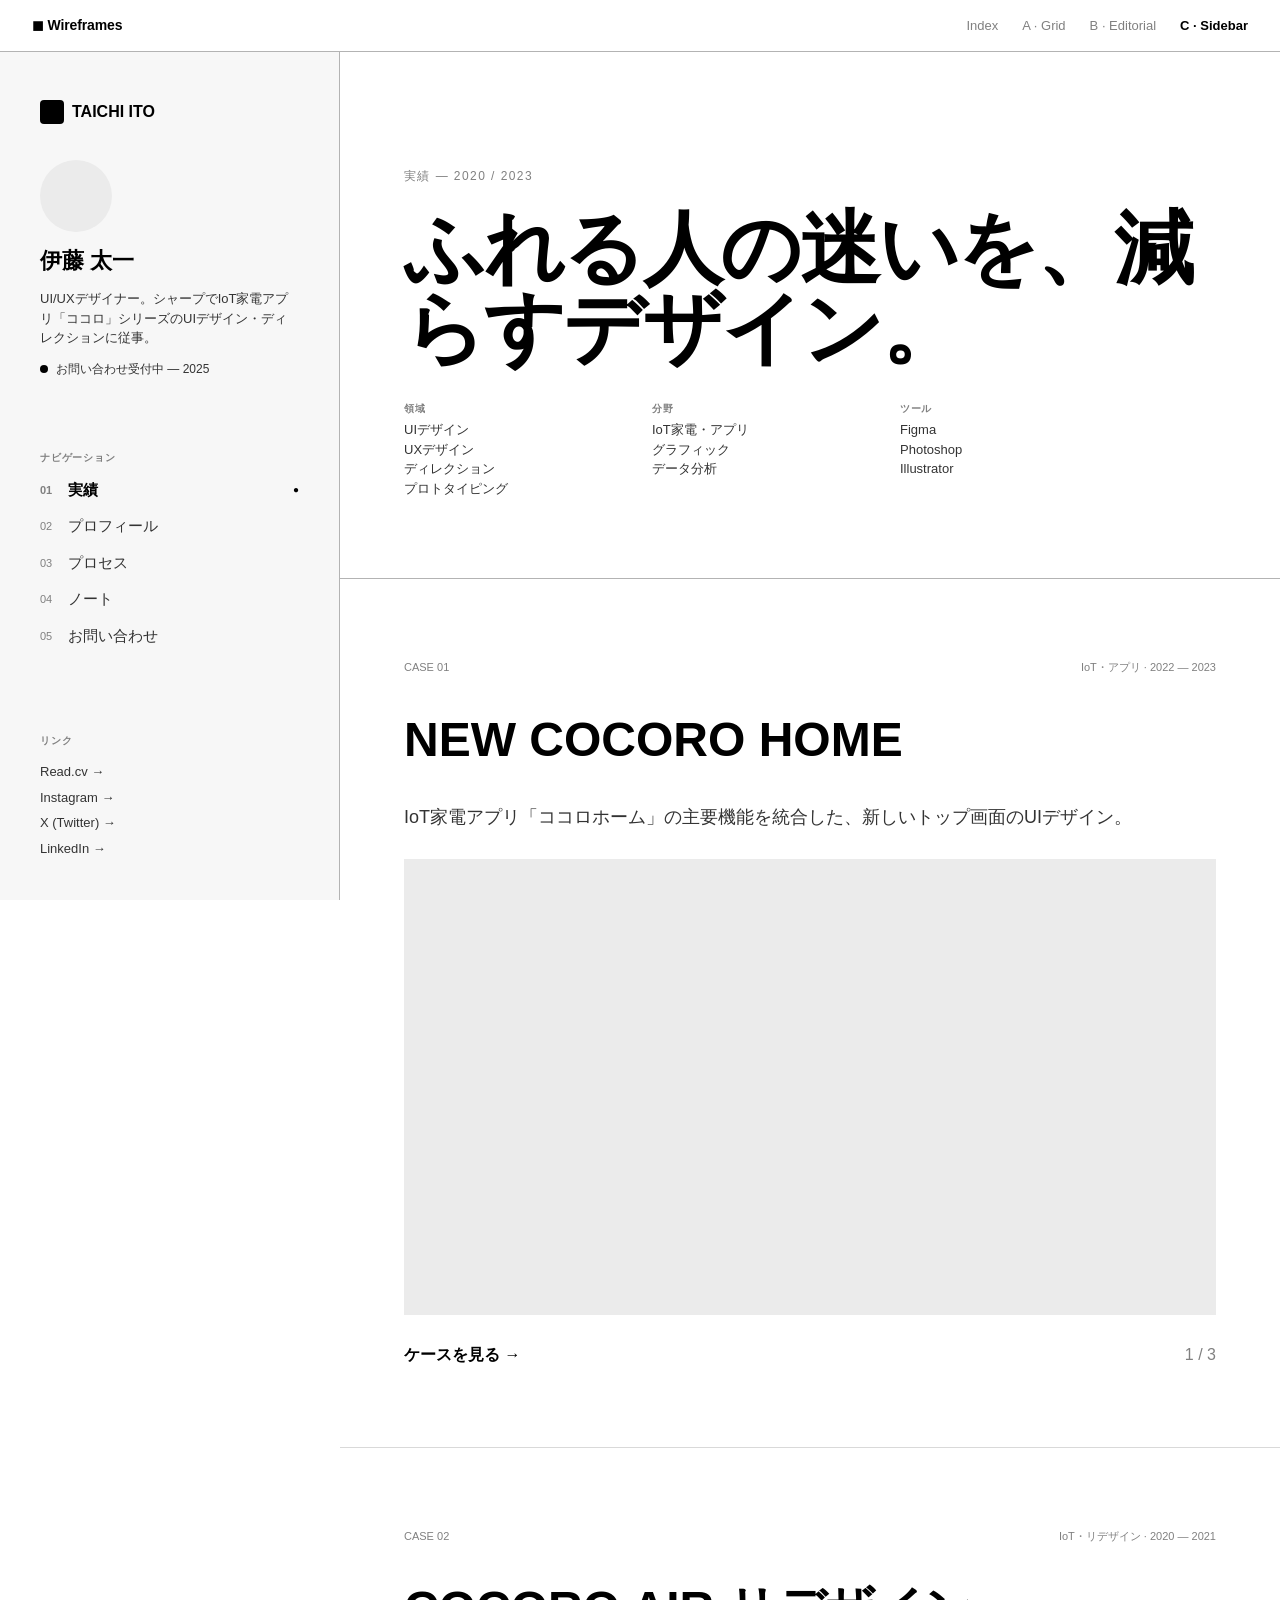
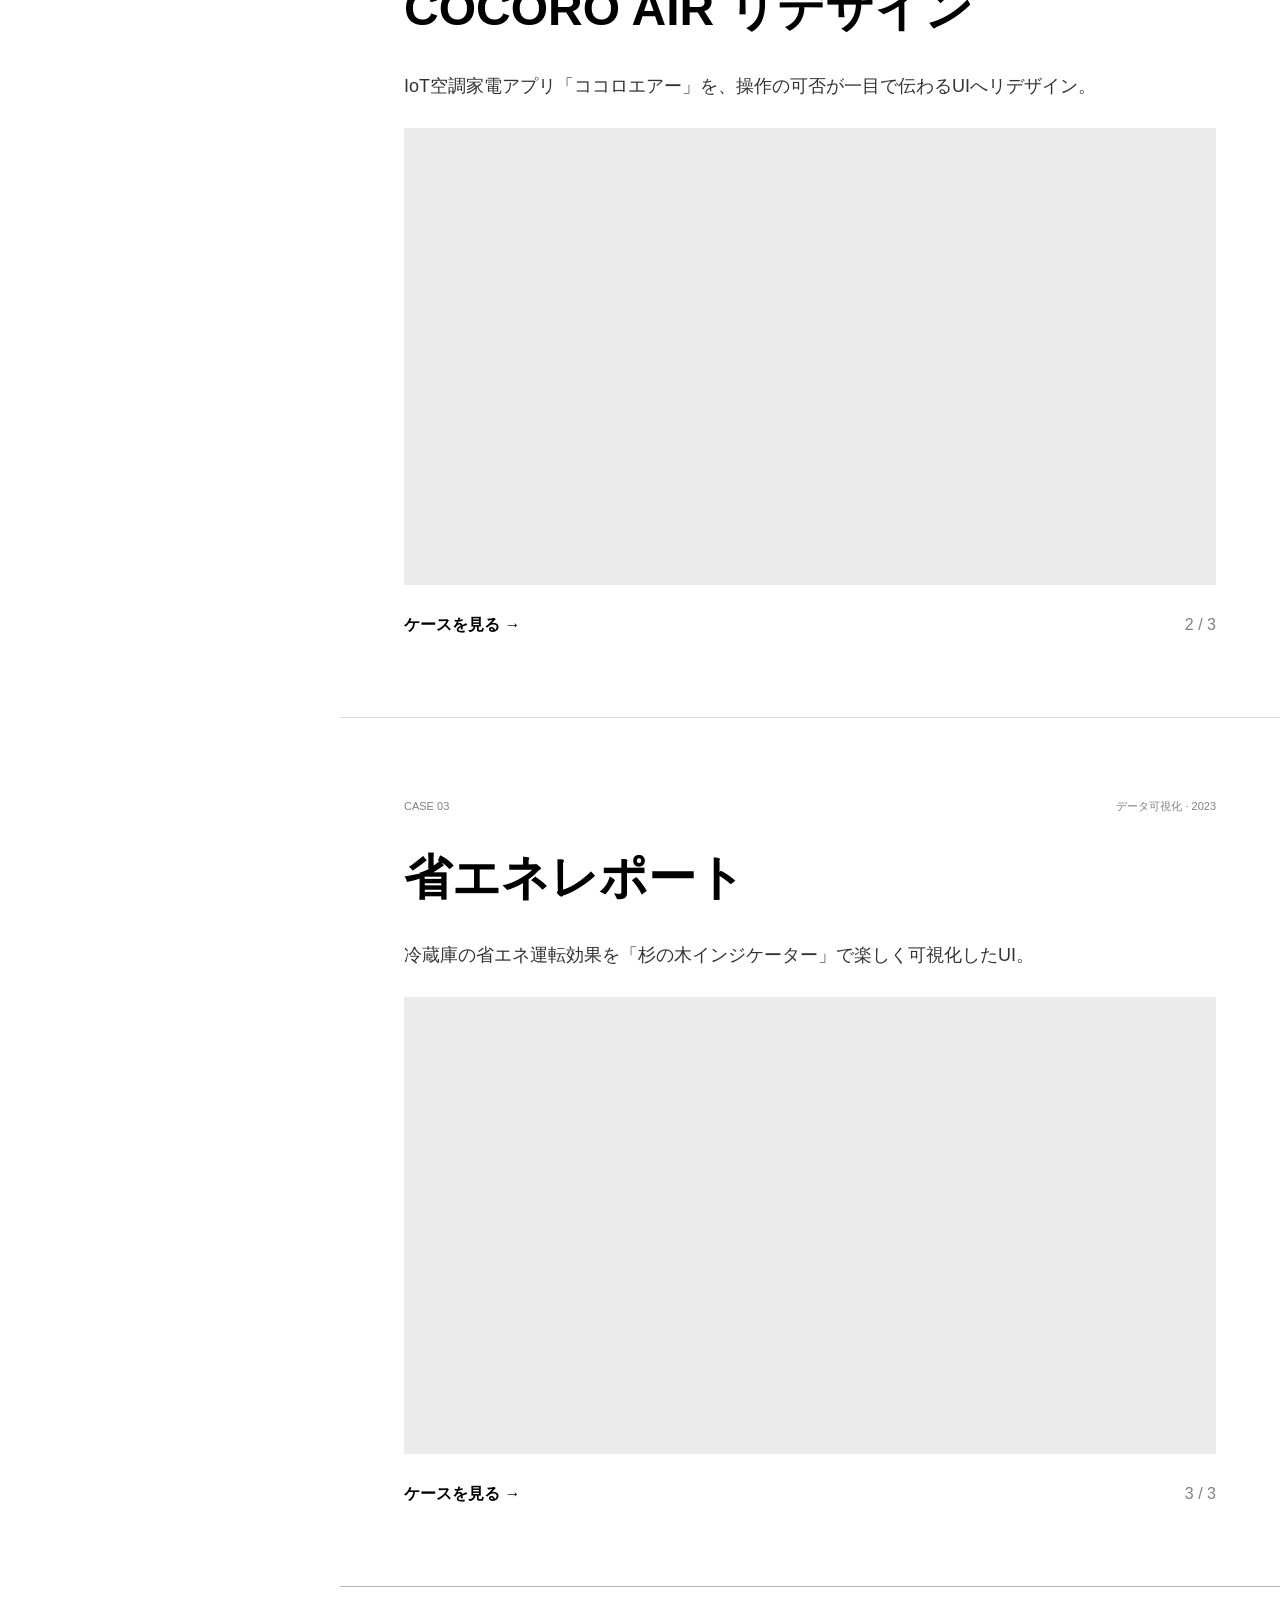
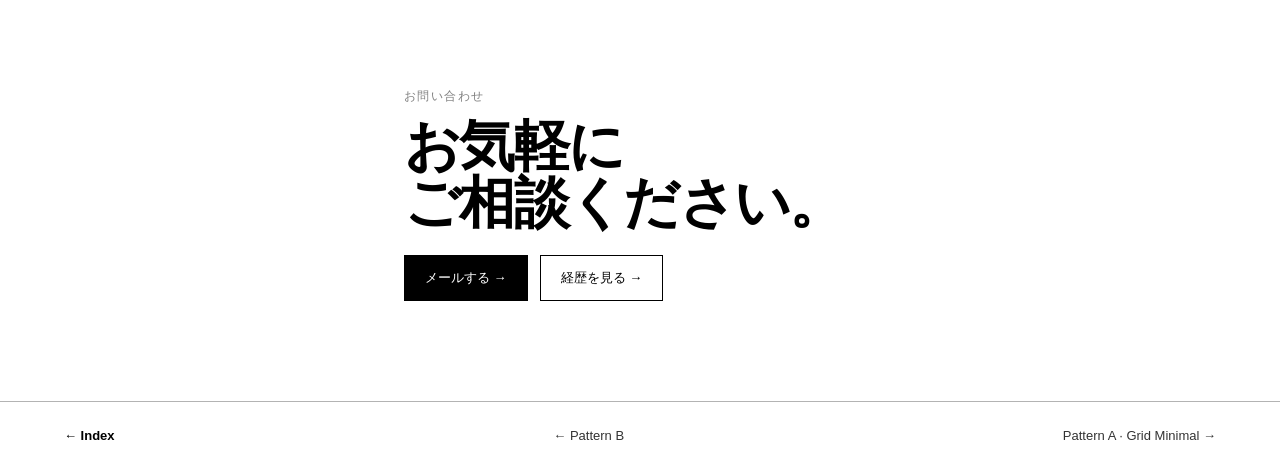
<file: pattern-c.html>
<!DOCTYPE html>
<html lang="ja">
<head>
<meta charset="UTF-8">
<meta name="viewport" content="width=device-width, initial-scale=1.0">
<title>Pattern C — Sidebar Asymmetric</title>
<link rel="stylesheet" href="styles.css">
</head>
<body>

<header class="site-nav">
  <a class="brand" href="index.html">◼ Wireframes</a>
  <nav>
    <a href="index.html">Index</a>
    <a href="pattern-a.html">A · Grid</a>
    <a href="pattern-b.html">B · Editorial</a>
    <a href="pattern-c.html" class="is-active">C · Sidebar</a>
  </nav>
</header>

<main>
  <div class="c-layout">
    <aside class="c-sidebar">
      <div class="c-mobile-top">
        <div class="brandrow"><span class="logo-mark"></span><strong style="font-size:16px;">TAICHI ITO</strong></div>
        <span class="menu">メニュー <span class="burger"><span></span><span></span><span></span></span></span>
      </div>
      <div class="brandrow c-deskbrand"><span class="logo-mark"></span><strong style="font-size:16px;">TAICHI ITO</strong></div>

      <div class="c-bio">
        <span class="ph"></span>
        <h3>伊藤 太一</h3>
        <p>UI/UXデザイナー。シャープでIoT家電アプリ「ココロ」シリーズのUIデザイン・ディレクションに従事。</p>
        <div class="c-status"><span class="dot"></span>お問い合わせ受付中 — 2025</div>
      </div>
      <hr class="divider">
      <nav class="c-nav">
        <div class="label">ナビゲーション</div>
        <div class="nitem active"><span class="n">01</span><span style="flex:1;">実績</span><span style="font-size:10px;">●</span></div>
        <div class="nitem"><span class="n">02</span><span>プロフィール</span></div>
        <div class="nitem"><span class="n">03</span><span>プロセス</span></div>
        <div class="nitem"><span class="n">04</span><span>ノート</span></div>
        <div class="nitem"><span class="n">05</span><span>お問い合わせ</span></div>
      </nav>
      <hr class="divider">
      <div class="c-contact">
        <div class="label">リンク</div>
        <div class="citem">Read.cv →</div>
        <div class="citem">Instagram →</div>
        <div class="citem">X (Twitter) →</div>
        <div class="citem">LinkedIn →</div>
      </div>
      <hr class="divider">
      <div class="c-foot">Japan · JST (+09:00)<br>© 2025 伊藤太一</div>
    </aside>

    <div class="c-main">
      <section class="c-hero">
        <div class="eyebrow">実績 — 2020 / 2023</div>
        <h1 class="big">ふれる人の迷いを、減らすデザイン。</h1>
        <div class="c-meta">
          <div class="mcol"><div class="label">領域</div><p>UIデザイン<br>UXデザイン<br>ディレクション<br>プロトタイピング</p></div>
          <div class="mcol"><div class="label">分野</div><p>IoT家電・アプリ<br>グラフィック<br>データ分析</p></div>
          <div class="mcol"><div class="label">ツール</div><p>Figma<br>Photoshop<br>Illustrator</p></div>
        </div>
      </section>
      <hr class="divider dark">

      <article class="c-case">
        <div class="crow"><span>CASE 01</span><span>IoT・アプリ · 2022 — 2023</span></div>
        <h3>NEW COCORO HOME</h3>
        <p class="lead">IoT家電アプリ「ココロホーム」の主要機能を統合した、新しいトップ画面のUIデザイン。</p>
        <a class="ph" href="work-detail.html?w=0" aria-label="NEW COCORO HOME cover"></a>
        <div class="ctarow"><a href="work-detail.html?w=0"><strong>ケースを見る →</strong></a><span class="muted">1 / 3</span></div>
      </article>
      <hr class="divider">

      <article class="c-case">
        <div class="crow"><span>CASE 02</span><span>IoT・リデザイン · 2020 — 2021</span></div>
        <h3>COCORO AIR リデザイン</h3>
        <p class="lead">IoT空調家電アプリ「ココロエアー」を、操作の可否が一目で伝わるUIへリデザイン。</p>
        <a class="ph" href="work-detail.html?w=1" aria-label="COCORO AIR cover"></a>
        <div class="ctarow"><a href="work-detail.html?w=1"><strong>ケースを見る →</strong></a><span class="muted">2 / 3</span></div>
      </article>
      <hr class="divider">

      <article class="c-case">
        <div class="crow"><span>CASE 03</span><span>データ可視化 · 2023</span></div>
        <h3>省エネレポート</h3>
        <p class="lead">冷蔵庫の省エネ運転効果を「杉の木インジケーター」で楽しく可視化したUI。</p>
        <a class="ph" href="work-detail.html?w=3" aria-label="省エネレポート cover"></a>
        <div class="ctarow"><a href="work-detail.html?w=3"><strong>ケースを見る →</strong></a><span class="muted">3 / 3</span></div>
      </article>
      <hr class="divider dark">

      <section class="c-finalcta">
        <div class="eyebrow">お問い合わせ</div>
        <h2 class="big">お気軽に<br>ご相談ください。</h2>
        <div class="btns"><a class="btn" href="#">メールする →</a><a class="btn ghost" href="#">経歴を見る →</a></div>
      </section>
    </div>
  </div>
</main>

<nav class="page-foot">
  <a class="home" href="index.html">← Index</a>
  <a href="pattern-b.html">← Pattern B</a>
  <a href="pattern-a.html">Pattern A · Grid Minimal →</a>
</nav>

</body>
</html>
</file>
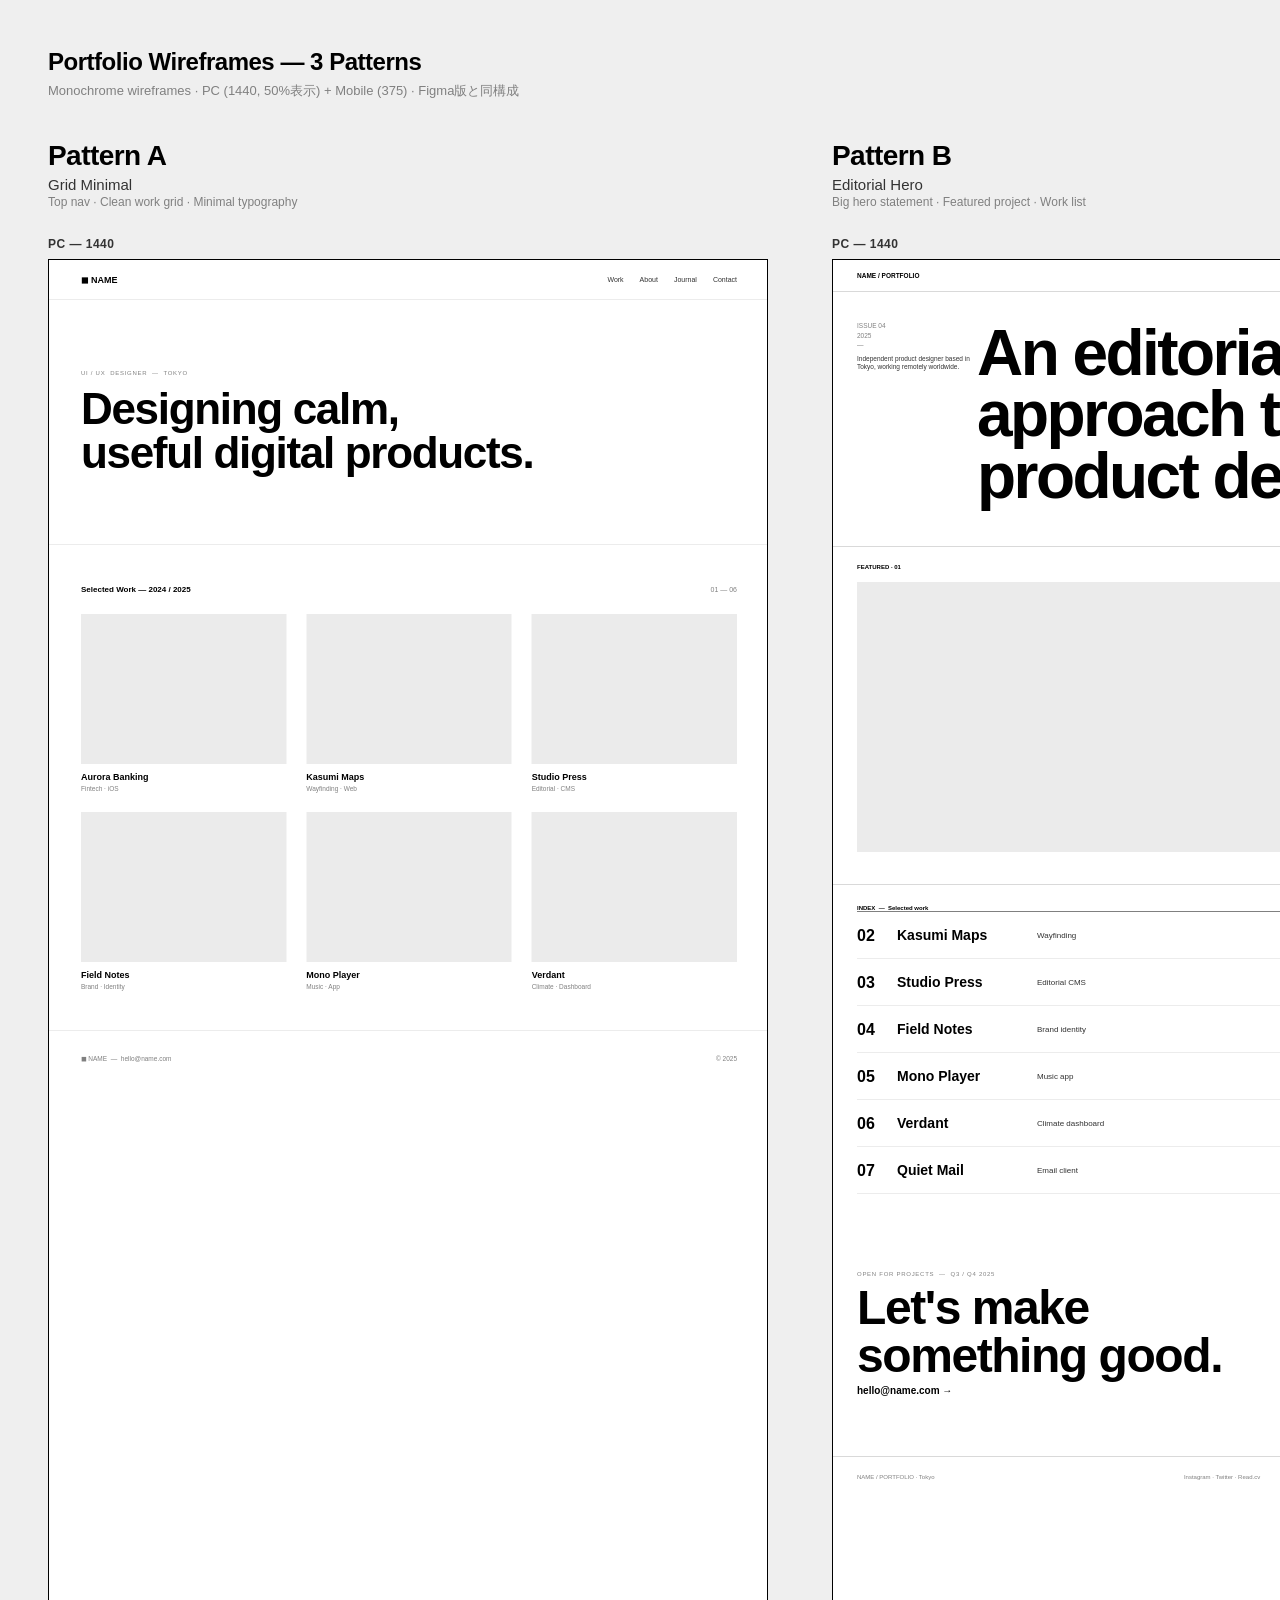
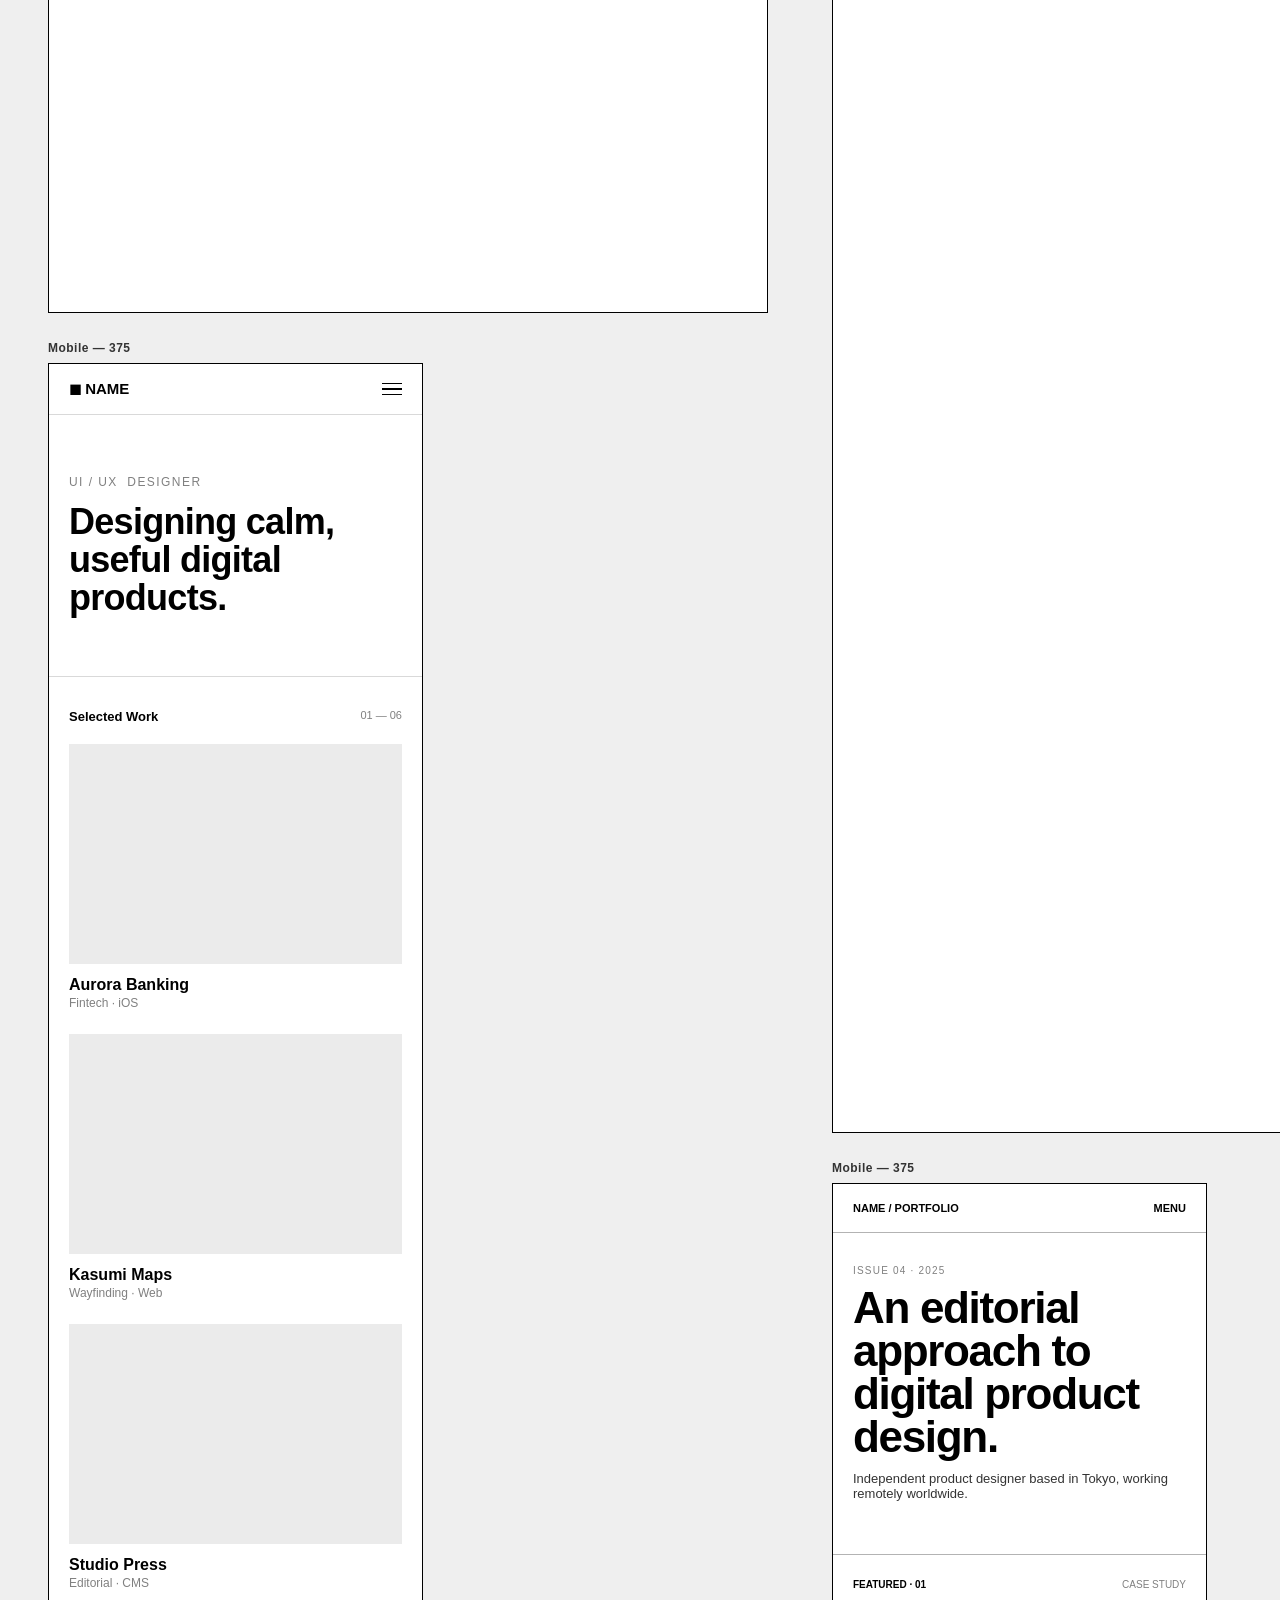
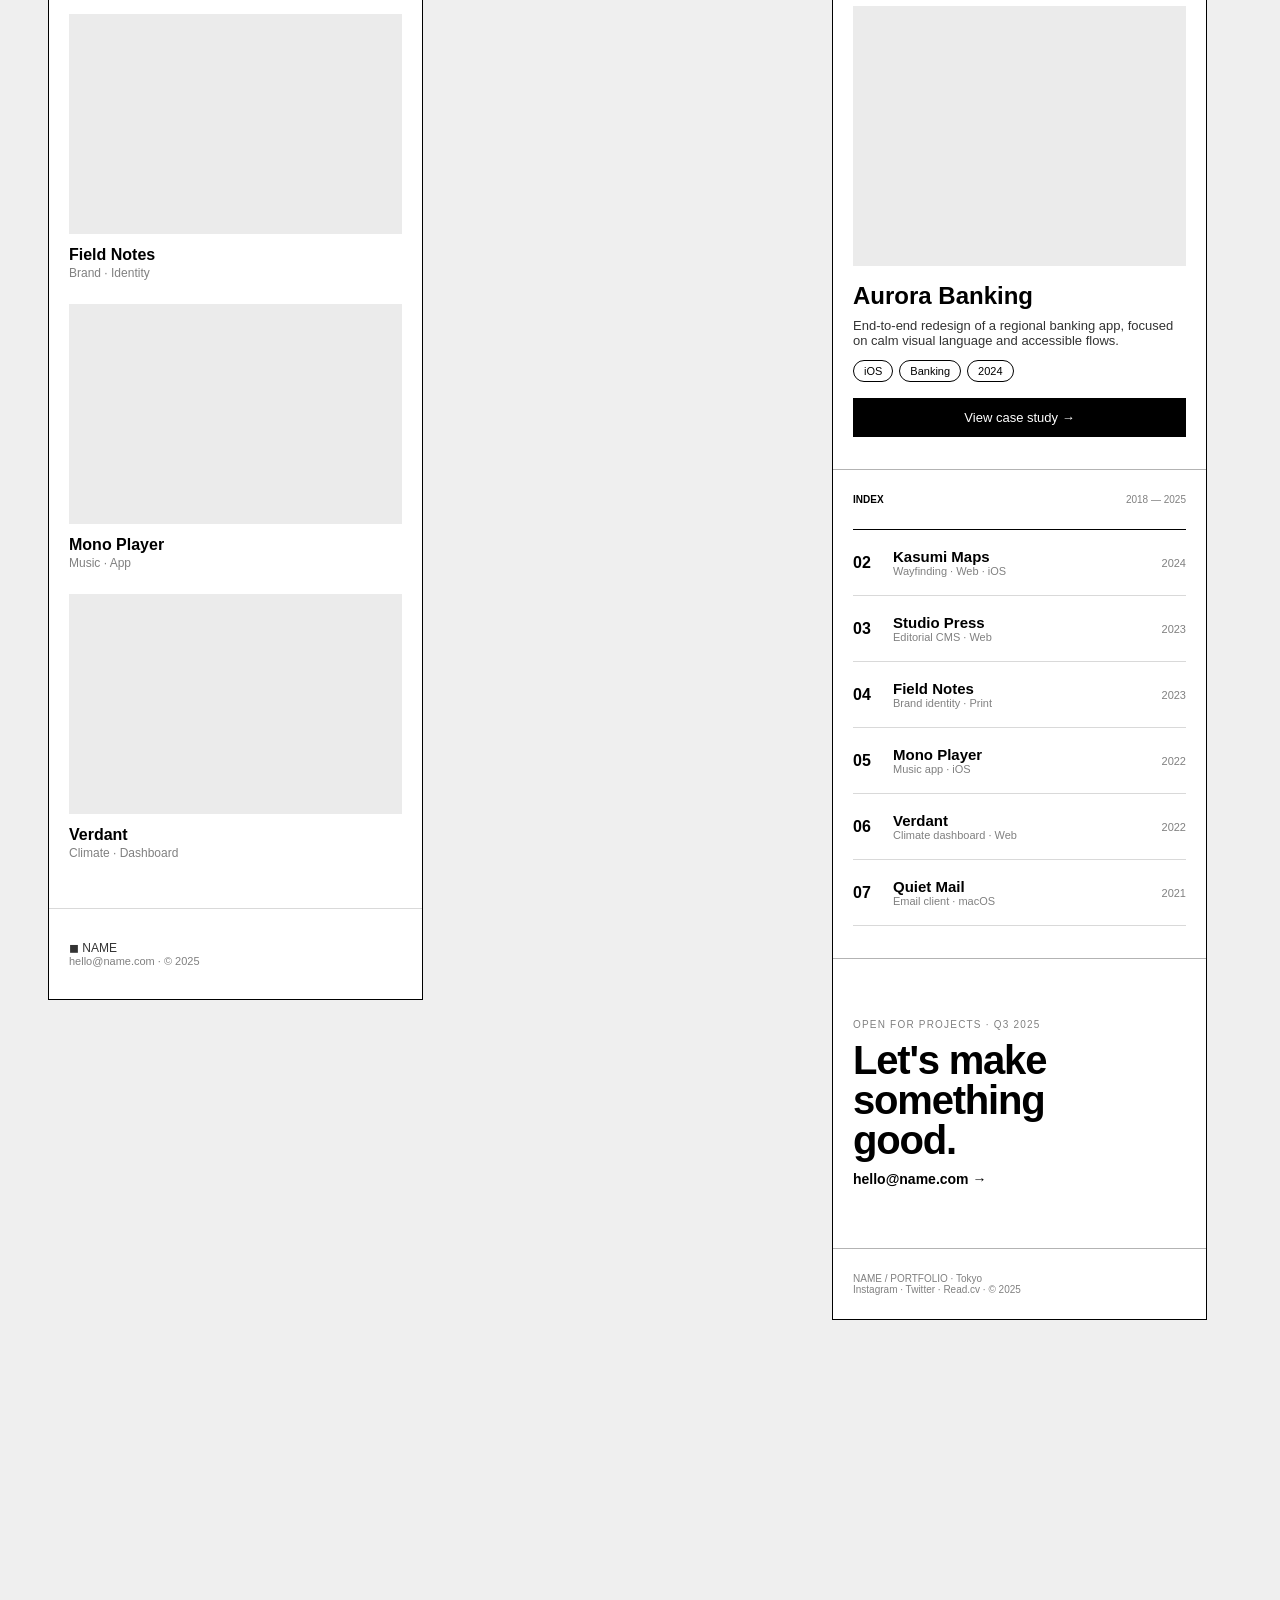
<file: wireframes.html>
<!DOCTYPE html>
<html lang="ja">
<head>
<meta charset="UTF-8">
<meta name="viewport" content="width=device-width, initial-scale=1.0">
<title>Portfolio Wireframes — 3 Patterns (Monochrome)</title>
<style>
  :root{
    --ink:#000;
    --line:#d9d9d9;
    --line-dark:#b3b3b3;
    --ph:#ebebeb;          /* placeholder */
    --sidebar:#f7f7f7;
    --t-dark:#333;
    --t-mid:#808080;
    --canvas:#efefef;
  }
  *{box-sizing:border-box;}
  html,body{margin:0;padding:0;}
  body{
    font-family:-apple-system,"Helvetica Neue","Inter",Arial,"Hiragino Kaku Gothic ProN",sans-serif;
    background:var(--canvas);
    color:var(--ink);
    -webkit-font-smoothing:antialiased;
  }

  /* ---------- layout scaffold ---------- */
  .page-head{padding:48px 48px 8px;}
  .page-head h1{font-size:24px;margin:0 0 6px;letter-spacing:-.02em;}
  .page-head p{margin:0;color:var(--t-mid);font-size:13px;}

  .columns{
    display:flex;
    gap:64px;
    padding:32px 48px 96px;
    align-items:flex-start;
    overflow-x:auto;
  }
  .col{flex:0 0 auto;}
  .col > .col-head{margin-bottom:20px;}
  .col-head h2{font-size:28px;margin:0 0 4px;letter-spacing:-.02em;}
  .col-head .sub{font-size:15px;color:var(--t-dark);margin:0 0 2px;}
  .col-head .desc{font-size:12px;color:var(--t-mid);margin:0;}

  .device-label{
    font-size:12px;font-weight:600;color:var(--t-dark);
    margin:28px 0 8px;letter-spacing:.04em;
  }

  /* device frames */
  .frame{
    background:#fff;
    border:1px solid var(--ink);
    overflow:hidden;
  }
  .frame.pc{width:1440px;transform-origin:top left;}
  .frame.mobile{width:375px;}

  /* scale PC frames down so they fit comfortably; toggle with .actual-size on body */
  .frame.pc{ width:720px; }                 /* visually half; inner uses its own scale */
  .pc-inner{ width:1440px; transform:scale(.5); transform-origin:top left; }
  .pc-spacer{ /* reserves height for the scaled content */ }

  /* ---------- shared wireframe atoms ---------- */
  .ph{background:var(--ph);display:block;}
  .divider{height:1px;background:var(--line);width:100%;}
  .divider.dark{background:var(--line-dark);}
  .divider.black{background:var(--ink);}
  .eyebrow{font-size:12px;color:var(--t-mid);letter-spacing:.12em;}
  .muted{color:var(--t-mid);}
  .dark{color:var(--t-dark);}
  .btn{display:inline-flex;align-items:center;gap:6px;background:var(--ink);color:#fff;padding:12px 20px;font-size:13px;}
  .btn.ghost{background:transparent;color:var(--ink);border:1px solid var(--ink);}
  .tag{display:inline-flex;padding:4px 10px;border:1px solid var(--ink);border-radius:999px;font-size:11px;}
  .row{display:flex;}
  .between{justify-content:space-between;}
  .center{align-items:center;}
  .logo-mark{width:24px;height:24px;background:var(--ink);border-radius:4px;display:inline-block;}
  .burger{display:inline-flex;flex-direction:column;gap:4px;}
  .burger span{display:block;width:20px;height:1.5px;background:var(--ink);}

  /* =========================================================
     PATTERN A — Grid Minimal
     ========================================================= */
  .a-header{display:flex;justify-content:space-between;align-items:center;padding:28px 64px;}
  .a-nav{display:flex;gap:32px;font-size:14px;}
  .a-hero{padding:140px 64px;}
  .a-hero .name{font-size:88px;font-weight:700;line-height:1;letter-spacing:-.03em;margin:20px 0 0;}
  .a-sec{display:flex;justify-content:space-between;align-items:center;padding:80px 64px 40px;}
  .a-grid{padding:0 64px 80px;display:grid;grid-template-columns:repeat(3,1fr);gap:40px;}
  .a-card .ph{height:300px;margin-bottom:16px;}
  .a-card h4{margin:0 0 4px;font-size:18px;}
  .a-card .meta{font-size:13px;color:var(--t-mid);}
  .a-footer{display:flex;justify-content:space-between;padding:48px 64px;font-size:13px;color:var(--t-mid);}

  /* mobile A */
  .am-header{display:flex;justify-content:space-between;align-items:center;padding:16px 20px;}
  .am-hero{padding:60px 20px;}
  .am-hero .name{font-size:36px;font-weight:700;line-height:1.05;letter-spacing:-.02em;margin:14px 0 0;}
  .am-sec{display:flex;justify-content:space-between;padding:32px 20px 20px;}
  .am-list{padding:0 20px 48px;display:flex;flex-direction:column;gap:24px;}
  .am-card .ph{height:220px;margin-bottom:12px;}
  .am-card h4{margin:0 0 2px;font-size:16px;}
  .am-card .meta{font-size:12px;color:var(--t-mid);}
  .am-footer{padding:32px 20px;}

  /* =========================================================
     PATTERN B — Editorial Hero
     ========================================================= */
  .b-nav{display:flex;justify-content:space-between;align-items:center;padding:24px 48px;font-size:13px;}
  .b-nav .links{display:flex;gap:28px;}
  .b-hero{display:flex;padding:60px 48px 80px;}
  .b-hero .left{width:240px;flex:0 0 240px;font-size:13px;color:var(--t-dark);}
  .b-hero .left .meta{color:var(--t-mid);margin-bottom:4px;}
  .b-hero .stmt{flex:1;font-size:128px;font-weight:700;line-height:.96;letter-spacing:-.04em;margin:0;}
  .b-featlabel{display:flex;justify-content:space-between;padding:32px 48px 24px;font-size:12px;}
  .b-feat{display:flex;gap:40px;padding:0 48px 64px;}
  .b-feat .ph{flex:1;height:540px;}
  .b-feat .meta{width:360px;flex:0 0 360px;}
  .b-feat .meta h3{font-size:32px;margin:0 0 16px;}
  .b-feat .meta p{font-size:14px;color:var(--t-dark);margin:0 0 16px;}
  .b-feat .tags{display:flex;gap:8px;margin-bottom:16px;}
  .b-listlabel{display:flex;justify-content:space-between;padding:40px 48px 0;font-size:12px;}
  .b-list{padding:0 48px 32px;}
  .b-list .item{display:flex;align-items:center;padding:28px 0;gap:0;border-bottom:1px solid var(--line);}
  .b-list .item:first-child{border-top:1px solid var(--ink);}
  .b-list .num{width:80px;font-size:32px;font-weight:700;}
  .b-list .nm{width:280px;font-size:28px;font-weight:600;}
  .b-list .sub{flex:1;font-size:16px;color:var(--t-dark);}
  .b-list .cat{width:160px;font-size:14px;color:var(--t-mid);}
  .b-list .yr{width:60px;font-size:14px;color:var(--t-dark);}
  .b-cta{padding:120px 48px;}
  .b-cta .big{font-size:96px;font-weight:700;line-height:1;letter-spacing:-.03em;margin:12px 0;}
  .b-footer{display:flex;justify-content:space-between;padding:32px 48px;font-size:12px;color:var(--t-mid);}

  /* mobile B */
  .bm-nav{display:flex;justify-content:space-between;align-items:center;padding:18px 20px;font-size:11px;}
  .bm-hero{padding:32px 20px 40px;}
  .bm-hero .stmt{font-size:44px;font-weight:700;line-height:.98;letter-spacing:-.03em;margin:10px 0;}
  .bm-hero p{font-size:13px;color:var(--t-dark);}
  .bm-featlabel{display:flex;justify-content:space-between;padding:24px 20px 16px;font-size:10px;}
  .bm-feat{padding:0 20px 32px;}
  .bm-feat .ph{height:260px;margin-bottom:16px;}
  .bm-feat h3{font-size:24px;margin:0 0 8px;}
  .bm-feat p{font-size:13px;color:var(--t-dark);margin:0 0 12px;}
  .bm-feat .tags{display:flex;gap:6px;margin-bottom:16px;}
  .bm-list{padding:8px 20px 32px;}
  .bm-list .item{display:flex;gap:12px;align-items:center;padding:18px 0;border-bottom:1px solid var(--line);}
  .bm-list .item:first-child{border-top:1px solid var(--ink);}
  .bm-list .num{width:28px;font-size:16px;font-weight:700;}
  .bm-list .body{flex:1;}
  .bm-list .body .nm{font-size:15px;font-weight:600;}
  .bm-list .body .sub{font-size:11px;color:var(--t-mid);}
  .bm-cta{padding:60px 20px;}
  .bm-cta .big{font-size:40px;font-weight:700;line-height:1;letter-spacing:-.03em;margin:10px 0;}
  .bm-footer{padding:24px 20px;font-size:10px;color:var(--t-mid);}

  /* =========================================================
     PATTERN C — Sidebar Asymmetric
     ========================================================= */
  .c-layout{display:flex;align-items:stretch;}
  .c-sidebar{width:340px;flex:0 0 340px;background:var(--sidebar);border-right:1px solid var(--line-dark);padding:48px 40px;display:flex;flex-direction:column;gap:40px;}
  .c-bio .ph{width:72px;height:72px;border-radius:999px;margin-bottom:12px;}
  .c-bio h3{font-size:22px;margin:0 0 12px;}
  .c-bio p{font-size:13px;color:var(--t-dark);margin:0 0 12px;}
  .c-status{display:flex;align-items:center;gap:8px;font-size:12px;color:var(--t-dark);}
  .c-status .dot{width:8px;height:8px;border-radius:999px;background:var(--ink);}
  .c-nav .label,.c-contact .label{font-size:10px;font-weight:600;color:var(--t-mid);letter-spacing:.08em;margin-bottom:14px;}
  .c-nav .nitem{display:flex;align-items:center;gap:16px;margin-bottom:14px;font-size:15px;}
  .c-nav .nitem .n{font-size:11px;color:var(--t-mid);}
  .c-nav .nitem.active{font-weight:600;}
  .c-contact .citem{font-size:13px;color:var(--t-dark);margin-bottom:6px;}
  .c-foot{font-size:11px;color:var(--t-mid);}
  .c-main{flex:1;}
  .c-hero{padding:120px 80px 80px;}
  .c-hero .big{font-size:80px;font-weight:700;line-height:1;letter-spacing:-.03em;margin:32px 0;}
  .c-meta{display:flex;gap:48px;}
  .c-meta .mcol{width:220px;}
  .c-meta .label{font-size:10px;font-weight:600;color:var(--t-mid);margin-bottom:4px;}
  .c-meta p{font-size:13px;color:var(--t-dark);margin:0;line-height:1.5;}
  .c-case{padding:80px;display:flex;flex-direction:column;gap:32px;}
  .c-case .crow{display:flex;justify-content:space-between;font-size:11px;color:var(--t-mid);}
  .c-case h3{font-size:48px;font-weight:700;margin:0;}
  .c-case .lead{font-size:18px;color:var(--t-dark);margin:0;}
  .c-case .ph{height:480px;}
  .c-case .ctarow{display:flex;justify-content:space-between;align-items:center;}
  .c-finalcta{padding:100px 80px;}
  .c-finalcta .big{font-size:56px;font-weight:700;line-height:1.02;letter-spacing:-.03em;margin:12px 0 24px;}
  .c-finalcta .btns{display:flex;gap:12px;}

  /* mobile C */
  .cm-top{display:flex;justify-content:space-between;align-items:center;padding:16px 20px;background:var(--sidebar);}
  .cm-top .logo{display:flex;align-items:center;gap:8px;}
  .cm-top .logo .logo-mark{width:20px;height:20px;}
  .cm-bio{padding:32px 20px;background:var(--sidebar);}
  .cm-bio .ph{width:56px;height:56px;border-radius:999px;margin-bottom:14px;}
  .cm-bio h3{font-size:20px;margin:0 0 10px;}
  .cm-bio p{font-size:13px;color:var(--t-dark);margin:0 0 12px;}
  .cm-hero{padding:40px 20px 32px;}
  .cm-hero .big{font-size:36px;font-weight:700;line-height:1.02;letter-spacing:-.03em;margin:14px 0;}
  .cm-case{padding:32px 20px;display:flex;flex-direction:column;gap:14px;}
  .cm-case .crow{display:flex;justify-content:space-between;font-size:10px;color:var(--t-mid);}
  .cm-case .ph{height:220px;}
  .cm-case h3{font-size:22px;font-weight:700;margin:0;}
  .cm-case .lead{font-size:13px;color:var(--t-dark);margin:0;}
  .cm-cta{padding:48px 20px;display:flex;flex-direction:column;gap:12px;}
  .cm-cta .big{font-size:32px;font-weight:700;line-height:1.02;letter-spacing:-.03em;margin:8px 0;}
  .cm-cta .btn,.cm-cta .btn.ghost{justify-content:center;}
  .cm-foot{padding:24px 20px;font-size:10px;color:var(--t-mid);}

  .stack > * + *{margin-top:0;}
</style>
</head>
<body>

<div class="page-head">
  <h1>Portfolio Wireframes — 3 Patterns</h1>
  <p>Monochrome wireframes · PC (1440, 50%表示) + Mobile (375) · Figma版と同構成</p>
</div>

<div class="columns">

  <!-- =================== PATTERN A =================== -->
  <section class="col">
    <div class="col-head">
      <h2>Pattern A</h2>
      <p class="sub">Grid Minimal</p>
      <p class="desc">Top nav · Clean work grid · Minimal typography</p>
    </div>

    <div class="device-label">PC — 1440</div>
    <div class="frame pc">
      <div class="pc-inner">
        <div class="a-header">
          <strong style="font-size:18px;">◼ NAME</strong>
          <nav class="a-nav dark"><span>Work</span><span>About</span><span>Journal</span><span>Contact</span></nav>
        </div>
        <div class="divider"></div>
        <div class="a-hero">
          <div class="eyebrow">UI / UX&nbsp;&nbsp;DESIGNER&nbsp;&nbsp;—&nbsp;&nbsp;TOKYO</div>
          <h1 class="name">Designing calm,<br>useful digital products.</h1>
        </div>
        <div class="divider"></div>
        <div class="a-sec"><strong style="font-size:16px;">Selected Work — 2024 / 2025</strong><span class="muted" style="font-size:14px;">01 — 06</span></div>
        <div class="a-grid">
          <div class="a-card"><span class="ph"></span><h4>Aurora Banking</h4><div class="meta">Fintech · iOS</div></div>
          <div class="a-card"><span class="ph"></span><h4>Kasumi Maps</h4><div class="meta">Wayfinding · Web</div></div>
          <div class="a-card"><span class="ph"></span><h4>Studio Press</h4><div class="meta">Editorial · CMS</div></div>
          <div class="a-card"><span class="ph"></span><h4>Field Notes</h4><div class="meta">Brand · Identity</div></div>
          <div class="a-card"><span class="ph"></span><h4>Mono Player</h4><div class="meta">Music · App</div></div>
          <div class="a-card"><span class="ph"></span><h4>Verdant</h4><div class="meta">Climate · Dashboard</div></div>
        </div>
        <div class="divider"></div>
        <div class="a-footer"><span>◼ NAME&nbsp;&nbsp;—&nbsp;&nbsp;hello@name.com</span><span>© 2025</span></div>
      </div>
    </div>

    <div class="device-label">Mobile — 375</div>
    <div class="frame mobile">
      <div class="am-header">
        <strong style="font-size:15px;">◼ NAME</strong>
        <span class="burger"><span></span><span></span><span></span></span>
      </div>
      <div class="divider"></div>
      <div class="am-hero">
        <div class="eyebrow">UI / UX&nbsp;&nbsp;DESIGNER</div>
        <h1 class="name">Designing calm,<br>useful digital<br>products.</h1>
      </div>
      <div class="divider"></div>
      <div class="am-sec"><strong style="font-size:13px;">Selected Work</strong><span class="muted" style="font-size:11px;">01 — 06</span></div>
      <div class="am-list">
        <div class="am-card"><span class="ph"></span><h4>Aurora Banking</h4><div class="meta">Fintech · iOS</div></div>
        <div class="am-card"><span class="ph"></span><h4>Kasumi Maps</h4><div class="meta">Wayfinding · Web</div></div>
        <div class="am-card"><span class="ph"></span><h4>Studio Press</h4><div class="meta">Editorial · CMS</div></div>
        <div class="am-card"><span class="ph"></span><h4>Field Notes</h4><div class="meta">Brand · Identity</div></div>
        <div class="am-card"><span class="ph"></span><h4>Mono Player</h4><div class="meta">Music · App</div></div>
        <div class="am-card"><span class="ph"></span><h4>Verdant</h4><div class="meta">Climate · Dashboard</div></div>
      </div>
      <div class="divider"></div>
      <div class="am-footer"><div class="dark" style="font-size:12px;">◼ NAME</div><div class="muted" style="font-size:11px;">hello@name.com  ·  © 2025</div></div>
    </div>
  </section>

  <!-- =================== PATTERN B =================== -->
  <section class="col">
    <div class="col-head">
      <h2>Pattern B</h2>
      <p class="sub">Editorial Hero</p>
      <p class="desc">Big hero statement · Featured project · Work list</p>
    </div>

    <div class="device-label">PC — 1440</div>
    <div class="frame pc">
      <div class="pc-inner">
        <div class="b-nav">
          <strong>NAME / PORTFOLIO</strong>
          <div class="links dark"><span>Index</span><span>Studio</span><span>Notes</span><strong>→ Contact</strong></div>
        </div>
        <div class="divider dark"></div>
        <div class="b-hero">
          <div class="left">
            <div class="meta">ISSUE 04</div><div class="meta">2025</div><div class="meta">—</div>
            <p>Independent product designer based in Tokyo, working remotely worldwide.</p>
          </div>
          <h1 class="stmt">An editorial approach to digital product design.</h1>
        </div>
        <div class="divider dark"></div>
        <div class="b-featlabel"><strong>FEATURED&nbsp;·&nbsp;01</strong><span class="muted">CASE STUDY</span></div>
        <div class="b-feat">
          <span class="ph"></span>
          <div class="meta">
            <h3>Aurora Banking</h3>
            <p>End-to-end redesign of a regional banking app, focused on calm visual language and accessible flows.</p>
            <div class="tags"><span class="tag">iOS</span><span class="tag">Banking</span><span class="tag">2024</span></div>
            <span class="btn">View case study&nbsp;→</span>
          </div>
        </div>
        <div class="divider dark"></div>
        <div class="b-listlabel"><strong>INDEX&nbsp;&nbsp;—&nbsp;&nbsp;Selected work</strong><span class="muted">2018 — 2025</span></div>
        <div class="b-list">
          <div class="item"><span class="num">02</span><span class="nm">Kasumi Maps</span><span class="sub">Wayfinding</span><span class="cat">Web · iOS</span><span class="yr">2024</span></div>
          <div class="item"><span class="num">03</span><span class="nm">Studio Press</span><span class="sub">Editorial CMS</span><span class="cat">Web</span><span class="yr">2023</span></div>
          <div class="item"><span class="num">04</span><span class="nm">Field Notes</span><span class="sub">Brand identity</span><span class="cat">Print · Web</span><span class="yr">2023</span></div>
          <div class="item"><span class="num">05</span><span class="nm">Mono Player</span><span class="sub">Music app</span><span class="cat">iOS</span><span class="yr">2022</span></div>
          <div class="item"><span class="num">06</span><span class="nm">Verdant</span><span class="sub">Climate dashboard</span><span class="cat">Web</span><span class="yr">2022</span></div>
          <div class="item"><span class="num">07</span><span class="nm">Quiet Mail</span><span class="sub">Email client</span><span class="cat">macOS</span><span class="yr">2021</span></div>
        </div>
        <div class="b-cta">
          <div class="eyebrow">OPEN FOR PROJECTS&nbsp;&nbsp;—&nbsp;&nbsp;Q3 / Q4 2025</div>
          <h2 class="big">Let's make<br>something good.</h2>
          <strong style="font-size:20px;">hello@name.com&nbsp;→</strong>
        </div>
        <div class="divider dark"></div>
        <div class="b-footer"><span>NAME / PORTFOLIO · Tokyo</span><span>Instagram · Twitter · Read.cv</span><span>© 2025</span></div>
      </div>
    </div>

    <div class="device-label">Mobile — 375</div>
    <div class="frame mobile">
      <div class="bm-nav"><strong>NAME / PORTFOLIO</strong><strong>MENU</strong></div>
      <div class="divider dark"></div>
      <div class="bm-hero">
        <div class="eyebrow" style="font-size:10px;">ISSUE 04 · 2025</div>
        <h1 class="stmt">An editorial approach to digital product design.</h1>
        <p>Independent product designer based in Tokyo, working remotely worldwide.</p>
      </div>
      <div class="divider dark"></div>
      <div class="bm-featlabel"><strong>FEATURED · 01</strong><span class="muted">CASE STUDY</span></div>
      <div class="bm-feat">
        <span class="ph"></span>
        <h3>Aurora Banking</h3>
        <p>End-to-end redesign of a regional banking app, focused on calm visual language and accessible flows.</p>
        <div class="tags"><span class="tag">iOS</span><span class="tag">Banking</span><span class="tag">2024</span></div>
        <span class="btn" style="display:flex;justify-content:center;">View case study&nbsp;→</span>
      </div>
      <div class="divider dark"></div>
      <div class="bm-featlabel"><strong>INDEX</strong><span class="muted">2018 — 2025</span></div>
      <div class="bm-list">
        <div class="item"><span class="num">02</span><div class="body"><div class="nm">Kasumi Maps</div><div class="sub">Wayfinding · Web · iOS</div></div><span class="muted" style="font-size:11px;">2024</span></div>
        <div class="item"><span class="num">03</span><div class="body"><div class="nm">Studio Press</div><div class="sub">Editorial CMS · Web</div></div><span class="muted" style="font-size:11px;">2023</span></div>
        <div class="item"><span class="num">04</span><div class="body"><div class="nm">Field Notes</div><div class="sub">Brand identity · Print</div></div><span class="muted" style="font-size:11px;">2023</span></div>
        <div class="item"><span class="num">05</span><div class="body"><div class="nm">Mono Player</div><div class="sub">Music app · iOS</div></div><span class="muted" style="font-size:11px;">2022</span></div>
        <div class="item"><span class="num">06</span><div class="body"><div class="nm">Verdant</div><div class="sub">Climate dashboard · Web</div></div><span class="muted" style="font-size:11px;">2022</span></div>
        <div class="item"><span class="num">07</span><div class="body"><div class="nm">Quiet Mail</div><div class="sub">Email client · macOS</div></div><span class="muted" style="font-size:11px;">2021</span></div>
      </div>
      <div class="divider dark"></div>
      <div class="bm-cta">
        <div class="eyebrow" style="font-size:10px;">OPEN FOR PROJECTS · Q3 2025</div>
        <h2 class="big">Let's make<br>something<br>good.</h2>
        <strong style="font-size:14px;">hello@name.com&nbsp;→</strong>
      </div>
      <div class="divider dark"></div>
      <div class="bm-footer">NAME / PORTFOLIO · Tokyo<br>Instagram · Twitter · Read.cv · © 2025</div>
    </div>
  </section>

  <!-- =================== PATTERN C =================== -->
  <section class="col">
    <div class="col-head">
      <h2>Pattern C</h2>
      <p class="sub">Sidebar Asymmetric</p>
      <p class="desc">Left fixed sidebar · Right scrolling case studies</p>
    </div>

    <div class="device-label">PC — 1440</div>
    <div class="frame pc">
      <div class="pc-inner">
        <div class="c-layout">
          <aside class="c-sidebar">
            <div class="row center" style="gap:8px;"><span class="logo-mark"></span><strong style="font-size:16px;">NAME</strong></div>
            <div class="c-bio">
              <span class="ph"></span>
              <h3>Yuto Aoyama</h3>
              <p>Product designer with 8 years building tools for finance, health and creative workflows.</p>
              <div class="c-status"><span class="dot"></span>Available — Q3 / Q4 2025</div>
            </div>
            <div class="divider"></div>
            <nav class="c-nav">
              <div class="label">NAVIGATION</div>
              <div class="nitem active"><span class="n">01</span><span class="dark" style="flex:1;">Work</span><span style="font-size:10px;">●</span></div>
              <div class="nitem"><span class="n">02</span><span class="dark">About</span></div>
              <div class="nitem"><span class="n">03</span><span class="dark">Process</span></div>
              <div class="nitem"><span class="n">04</span><span class="dark">Writing</span></div>
              <div class="nitem"><span class="n">05</span><span class="dark">Contact</span></div>
            </nav>
            <div class="divider"></div>
            <div class="c-contact">
              <div class="label">ELSEWHERE</div>
              <div class="citem">Read.cv  →</div>
              <div class="citem">Instagram  →</div>
              <div class="citem">Twitter / X  →</div>
              <div class="citem">LinkedIn  →</div>
            </div>
            <div class="divider"></div>
            <div class="c-foot">Tokyo · JST (+09:00)<br>© 2025 Yuto Aoyama</div>
          </aside>

          <main class="c-main">
            <div class="c-hero">
              <div class="eyebrow">SELECTED CASE STUDIES — 2025</div>
              <h1 class="big">Designing systems that get out of the way.</h1>
              <div class="c-meta">
                <div class="mcol"><div class="label">SERVICES</div><p>Product strategy<br>Interface design<br>Design systems<br>Prototyping</p></div>
                <div class="mcol"><div class="label">INDUSTRIES</div><p>Fintech · Health<br>Creative tools<br>Climate · SaaS</p></div>
                <div class="mcol"><div class="label">RECOGNITION</div><p>Awwwards SOTD ×3<br>FWA Honor<br>Brand New Notable</p></div>
              </div>
            </div>
            <div class="divider dark"></div>
            <div class="c-case">
              <div class="crow"><span>CASE 01</span><span>iOS · Fintech&nbsp;·&nbsp;2024</span></div>
              <h3>Aurora Banking</h3>
              <p class="lead">Calm, accessible mobile banking. Rebuilt the IA, rebuilt trust.</p>
              <span class="ph"></span>
              <div class="ctarow"><strong style="font-size:14px;">Read full case study&nbsp;→</strong><span class="muted" style="font-size:11px;">1 / 3</span></div>
            </div>
            <div class="divider"></div>
            <div class="c-case">
              <div class="crow"><span>CASE 02</span><span>Web · iOS&nbsp;·&nbsp;2024</span></div>
              <h3>Kasumi Maps</h3>
              <p class="lead">A wayfinding tool for indoor architecture and large campuses.</p>
              <span class="ph"></span>
              <div class="ctarow"><strong style="font-size:14px;">Read full case study&nbsp;→</strong><span class="muted" style="font-size:11px;">2 / 3</span></div>
            </div>
            <div class="divider"></div>
            <div class="c-case">
              <div class="crow"><span>CASE 03</span><span>Web · Editorial&nbsp;·&nbsp;2023</span></div>
              <h3>Field Notes</h3>
              <p class="lead">A small CMS for editorial teams. Less software, more pages.</p>
              <span class="ph"></span>
              <div class="ctarow"><strong style="font-size:14px;">Read full case study&nbsp;→</strong><span class="muted" style="font-size:11px;">3 / 3</span></div>
            </div>
            <div class="divider dark"></div>
            <div class="c-finalcta">
              <div class="eyebrow">NEXT</div>
              <h2 class="big">Have a project<br>in mind?</h2>
              <div class="btns"><span class="btn">Email me&nbsp;→</span><span class="btn ghost">Book a call&nbsp;→</span></div>
            </div>
          </main>
        </div>
      </div>
    </div>

    <div class="device-label">Mobile — 375</div>
    <div class="frame mobile">
      <div class="cm-top">
        <div class="logo"><span class="logo-mark"></span><strong style="font-size:14px;">NAME</strong></div>
        <div class="row center" style="gap:6px;"><strong style="font-size:11px;">MENU</strong><span class="burger"><span></span><span></span><span></span></span></div>
      </div>
      <div class="divider dark"></div>
      <div class="cm-bio">
        <span class="ph"></span>
        <h3>Yuto Aoyama</h3>
        <p>Product designer with 8 years building tools for finance, health and creative workflows.</p>
        <div class="c-status"><span class="dot"></span>Available — Q3 / Q4 2025</div>
      </div>
      <div class="divider dark"></div>
      <div class="cm-hero">
        <div class="eyebrow" style="font-size:10px;">SELECTED CASE STUDIES — 2025</div>
        <h1 class="big">Designing systems that get out of the way.</h1>
      </div>
      <div class="divider"></div>
      <div class="cm-case">
        <div class="crow"><span>CASE 01</span><span>iOS · Fintech · 2024</span></div>
        <span class="ph"></span>
        <h3>Aurora Banking</h3>
        <p class="lead">Calm, accessible mobile banking. Rebuilt the IA, rebuilt trust.</p>
        <strong style="font-size:12px;">Read full case&nbsp;→</strong>
      </div>
      <div class="divider"></div>
      <div class="cm-case">
        <div class="crow"><span>CASE 02</span><span>Web · iOS · 2024</span></div>
        <span class="ph"></span>
        <h3>Kasumi Maps</h3>
        <p class="lead">A wayfinding tool for indoor architecture and large campuses.</p>
        <strong style="font-size:12px;">Read full case&nbsp;→</strong>
      </div>
      <div class="divider"></div>
      <div class="cm-case">
        <div class="crow"><span>CASE 03</span><span>Web · Editorial · 2023</span></div>
        <span class="ph"></span>
        <h3>Field Notes</h3>
        <p class="lead">A small CMS for editorial teams. Less software, more pages.</p>
        <strong style="font-size:12px;">Read full case&nbsp;→</strong>
      </div>
      <div class="divider dark"></div>
      <div class="cm-cta">
        <div class="eyebrow" style="font-size:10px;">NEXT</div>
        <h2 class="big">Have a project<br>in mind?</h2>
        <span class="btn">Email me&nbsp;→</span>
        <span class="btn ghost">Book a call&nbsp;→</span>
      </div>
      <div class="divider dark"></div>
      <div class="cm-foot">Tokyo · JST (+09:00)<br>© 2025 Yuto Aoyama</div>
    </div>
  </section>

</div>
</body>
</html>
</file>
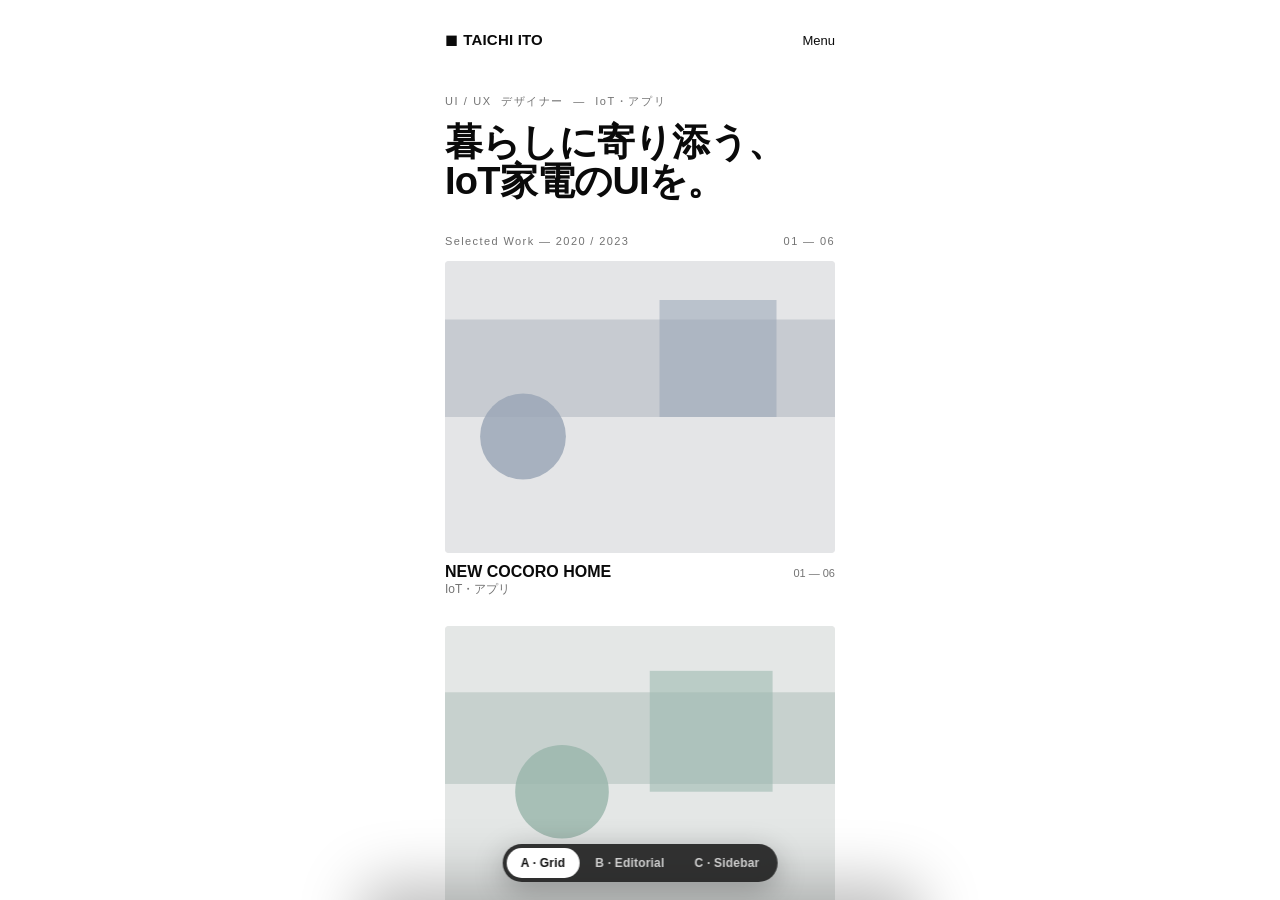
<file: work-detail-modal.html>
<!doctype html>
<html lang="ja">
<head>
<meta charset="utf-8" />
<meta name="viewport" content="width=device-width, initial-scale=1, viewport-fit=cover, maximum-scale=1, user-scalable=no" />
<title>Work Detail — Bottom Sheet Mock (A / B / C)</title>
<style>
  /* ===================================================================
     THEME TOKENS — switched by body[data-pattern="a|b|c"]
     Values read from Figma (Claude-Labo, mobile work-detail frames).
     =================================================================== */
  :root{
    --sheet-radius:22px;
    --ease:cubic-bezier(.22,1,.36,1);
    --slide-pad:22px;
  }
  body[data-pattern="a"]{
    --bg:#ffffff; --ink:#0a0a0a; --muted:#737373;
    --line:#e0e0e0; --line-soft:#f2f2f2; --ph:#ededed; --card:#f5f5f5;
    --card-radius:4px; --img-radius:0px; --backdrop:rgba(0,0,0,.36);
  }
  body[data-pattern="b"]{
    --bg:#faf8f2; --ink:#121212; --muted:#666157;
    --line:#d1ccc2; --line-soft:#e4dfd4; --ph:#ebe7dd; --card:#f3efe6;
    --card-radius:0px; --img-radius:0px; --backdrop:rgba(40,34,22,.40);
  }
  body[data-pattern="c"]{
    --bg:#ffffff; --ink:#141414; --muted:#6b6b6b;
    --line:#e6e6e6; --line-soft:#efefef; --ph:#ebebeb; --card:#fafafa;
    --card-radius:4px; --img-radius:0px; --backdrop:rgba(0,0,0,.34);
  }

  *{box-sizing:border-box;-webkit-tap-highlight-color:transparent}
  html,body{margin:0;padding:0;background:#cfcfcf;color:var(--ink);
    font-family:-apple-system,BlinkMacSystemFont,"Inter","Helvetica Neue",Arial,"Hiragino Kaku Gothic ProN","Noto Sans JP",sans-serif;
    overflow:hidden;height:100%;width:100%;-webkit-font-smoothing:antialiased;
  }

  /* ===== TOP page ===== */
  .top{position:fixed;inset:0;background:var(--bg);overflow-y:auto;-webkit-overflow-scrolling:touch;transition:background .3s var(--ease)}
  .top__inner{max-width:430px;margin:0 auto;padding:14px 20px 120px}
  .nav{display:flex;align-items:center;justify-content:space-between;height:52px}
  .logo{font-weight:700;font-size:15px;letter-spacing:.2px;color:var(--ink)}
  .logo::before{content:"◼";margin-right:6px}
  .nav .right{font-size:13px;color:var(--ink)}
  .eyebrow{font-size:11px;letter-spacing:1.6px;color:var(--muted);margin:28px 0 14px;font-weight:500}
  .hero-h{font-weight:700;font-size:38px;line-height:1.02;letter-spacing:-.02em;margin:0 0 26px;color:var(--ink)}
  body[data-pattern="b"] .hero-h{font-size:46px;letter-spacing:-.03em}
  .selected-row{display:flex;justify-content:space-between;align-items:baseline;margin:34px 0 14px;font-size:11px;letter-spacing:1.4px;color:var(--muted);font-weight:500}

  .grid{display:grid;grid-template-columns:1fr;gap:28px}
  .card{cursor:pointer;user-select:none}
  .card__thumb{
    width:100%;aspect-ratio:4/3;background:var(--ph);border-radius:var(--card-radius);position:relative;overflow:hidden;
    transition:transform .25s var(--ease);
  }
  .card:active .card__thumb{transform:scale(.985)}
  .card__thumb svg{position:absolute;inset:0;width:100%;height:100%}
  .card__meta{display:flex;justify-content:space-between;align-items:baseline;margin-top:10px;gap:8px}
  .card__title{font-weight:600;font-size:16px;color:var(--ink)}
  .card__tag{font-size:12px;color:var(--muted)}
  .card__num{font-size:11px;color:var(--muted);font-variant-numeric:tabular-nums}

  /* ===== Pattern switcher (floating) ===== */
  .switcher{
    position:fixed;left:50%;bottom:18px;transform:translateX(-50%);
    z-index:200;display:flex;gap:2px;padding:4px;
    background:rgba(20,20,20,.86);backdrop-filter:blur(10px);-webkit-backdrop-filter:blur(10px);
    border-radius:999px;box-shadow:0 8px 30px rgba(0,0,0,.28);
  }
  .switcher button{
    border:none;background:transparent;color:#cfcfcf;font:inherit;font-size:12px;font-weight:600;
    padding:8px 14px;border-radius:999px;cursor:pointer;letter-spacing:.2px;transition:.2s var(--ease);
  }
  .switcher button.is-on{background:#fff;color:#111}

  /* ===== Backdrop ===== */
  .backdrop{
    position:fixed;inset:0;background:var(--backdrop);
    opacity:0;pointer-events:none;transition:opacity .32s var(--ease);z-index:50;
    backdrop-filter:blur(2px);-webkit-backdrop-filter:blur(2px);
  }
  body.sheet-open .backdrop{opacity:1;pointer-events:auto}

  /* ===== Sheet ===== */
  .sheet{
    position:fixed;left:0;right:0;bottom:0;height:96vh;background:var(--bg);
    border-top-left-radius:var(--sheet-radius);border-top-right-radius:var(--sheet-radius);
    box-shadow:0 -18px 60px rgba(0,0,0,.25);z-index:60;
    transform:translateY(100%);transition:transform .42s var(--ease);
    overflow:hidden;display:flex;flex-direction:column;will-change:transform;
    max-width:560px;margin:0 auto;
  }
  body.sheet-open .sheet{transform:translateY(0)}
  body.sheet-dragging .sheet{transition:none}
  body.sheet-dragging .backdrop{transition:none}

  .sheet__head{
    flex:0 0 auto;padding:10px 18px 6px;
    display:grid;grid-template-columns:32px 1fr 32px;align-items:center;gap:8px;
    border-bottom:1px solid var(--line);background:var(--bg);position:relative;z-index:2;touch-action:none;
  }
  .handle{width:38px;height:4px;border-radius:99px;background:var(--line);margin:0 auto 8px;grid-column:1/-1}
  .sheet__title{font-weight:600;font-size:13px;text-align:center;letter-spacing:.2px;color:var(--ink)}
  .sheet__title small{display:block;font-weight:500;font-size:10px;letter-spacing:1.2px;color:var(--muted);margin-bottom:2px}
  .icon-btn{width:32px;height:32px;border:none;background:transparent;color:var(--ink);
    display:inline-flex;align-items:center;justify-content:center;border-radius:50%;cursor:pointer;font-size:18px;line-height:1}
  .icon-btn:active{background:var(--line-soft)}

  .dots{display:flex;gap:5px;justify-content:center;padding:8px 0 4px;background:var(--bg)}
  .dot{width:5px;height:5px;border-radius:50%;background:var(--line);transition:background .2s,width .2s}
  .dot.is-active{background:var(--ink);width:18px;border-radius:99px}

  .pager{flex:1 1 auto;position:relative;overflow:hidden;touch-action:pan-y;background:var(--bg)}
  .pager__track{position:absolute;inset:0;display:flex;will-change:transform}
  .pager__track.is-animating{transition:transform .38s var(--ease)}
  .slide{flex:0 0 100%;height:100%;overflow-y:auto;-webkit-overflow-scrolling:touch;padding:0 var(--slide-pad) 90px}
  .slide::-webkit-scrollbar{display:none}

  .swipe-hint{
    position:absolute;left:50%;bottom:70px;transform:translateX(-50%);
    font-size:10.5px;color:var(--muted);letter-spacing:.6px;background:color-mix(in srgb,var(--bg) 85%,transparent);
    backdrop-filter:blur(6px);-webkit-backdrop-filter:blur(6px);
    padding:7px 12px;border-radius:99px;border:1px solid var(--line);
    pointer-events:none;opacity:0;transition:opacity .35s var(--ease);z-index:3;
  }
  body.sheet-open .swipe-hint{opacity:1;animation:fadeOut .4s var(--ease) 2.8s forwards}
  @keyframes fadeOut{to{opacity:0}}

  /* ===================================================================
     SHARED slide atoms
     =================================================================== */
  .s-hero{width:100%;aspect-ratio:4/5;background:var(--ph);border-radius:var(--img-radius);overflow:hidden;margin:0 0 22px}
  .s-hero svg{width:100%;height:100%;display:block}
  .s-fig-img{width:100%;aspect-ratio:4/3;background:var(--ph);border-radius:var(--img-radius);overflow:hidden}
  .s-fig-img svg{width:100%;height:100%;display:block}
  .s-fig-cap{font-size:10px;letter-spacing:.8px;color:var(--muted);font-weight:500;margin:10px 0 26px}
  .s-foot{display:flex;justify-content:space-between;border-top:1px solid var(--line);padding-top:22px;margin-top:30px;font-size:11px;color:var(--muted)}

  /* ============ PATTERN A — Grid Minimal ============ */
  .pa .s-eyebrow{font-size:11px;letter-spacing:1.2px;color:var(--muted);font-weight:500;margin:18px 0 12px}
  .pa .s-title{font-size:44px;line-height:1;letter-spacing:-.88px;font-weight:700;margin:0 0 18px;color:var(--ink)}
  .pa .s-lede{font-size:15px;line-height:1.5;color:#404040;margin:0 0 24px}
  body[data-pattern="b"] .pa .s-lede{color:var(--muted)}
  .pa-meta{border-top:1px solid var(--line);border-bottom:1px solid var(--line);margin:0 0 26px}
  .pa-meta .row{display:grid;grid-template-columns:120px 1fr;align-items:center;padding:15px 0;border-bottom:1px solid var(--line-soft)}
  .pa-meta .row:last-child{border-bottom:none}
  .pa-meta .k{font-size:10px;letter-spacing:1.5px;color:var(--muted);font-weight:500}
  .pa-meta .v{font-size:14px;color:var(--ink)}
  .pa .s-label{font-size:10px;letter-spacing:1.5px;color:var(--muted);font-weight:500;margin:34px 0 12px}
  .pa .s-h{font-size:22px;font-weight:600;line-height:1.3;letter-spacing:-.01em;margin:0 0 16px;color:var(--ink)}
  .pa .s-h.sm{font-size:20px}
  .pa .s-p{font-size:14px;line-height:1.65;color:var(--ink);margin:0 0 18px}
  .pa-gallery{display:grid;gap:14px;margin:0 0 8px}
  .pa-gallery figure{margin:0}
  .pa-gallery figcaption{font-size:11px;color:var(--muted);margin-top:10px}
  .pa-metrics{border-top:1px solid var(--line);border-bottom:1px solid var(--line);margin:6px 0 28px}
  .pa-metric{display:flex;align-items:baseline;gap:16px;padding:16px 0;border-bottom:1px solid var(--line-soft)}
  .pa-metric:last-child{border-bottom:none}
  .pa-metric .n{font-size:40px;font-weight:700;letter-spacing:-.8px;min-width:140px;color:var(--ink)}
  .pa-metric .l{font-size:13px;color:var(--muted)}
  .pa-next{display:flex;justify-content:space-between;align-items:flex-end;border-top:1px solid var(--line);padding:22px 0 4px;margin-top:8px}
  .pa-next small{display:block;font-size:10px;letter-spacing:1.5px;color:var(--muted);font-weight:500;margin-bottom:8px}
  .pa-next b{font-weight:700;font-size:28px;color:var(--ink)}
  .pa-next .tag{font-size:12px;color:var(--muted);margin-top:4px}
  .pa-next .arrow{font-size:22px;color:var(--muted)}

  /* ============ PATTERN B — Editorial ============ */
  .pb .s-masthead{margin:18px 0 0}
  .pb .s-masthead div{font-size:10px;letter-spacing:.8px;color:var(--muted);font-weight:500;line-height:1.7}
  .pb .s-title{font-size:60px;line-height:.95;letter-spacing:-1.8px;font-weight:700;margin:18px 0 22px;color:var(--ink)}
  .pb .s-lede{font-size:17px;line-height:1.45;color:var(--ink);margin:0 0 26px}
  .pb .s-rule{height:1px;background:var(--line);margin:8px 0 22px}
  .pb .s-rule.ink{background:var(--ink)}
  .pb .s-sec-label{font-size:10px;letter-spacing:1.4px;color:var(--muted);font-weight:500;margin:26px 0 12px}
  .pb .s-h{font-size:32px;font-weight:700;line-height:1.05;letter-spacing:-.64px;margin:0 0 18px;color:var(--ink)}
  .pb .s-h.mid{font-size:28px;letter-spacing:-.56px;line-height:1.1}
  .pb .s-p{font-size:14px;line-height:1.7;color:var(--ink);margin:0 0 22px}
  .pb-quote{margin:6px 0 22px}
  .pb-quote .q{font-size:24px;font-weight:700;line-height:1.3;letter-spacing:-.36px;color:var(--ink);margin:0 0 14px}
  .pb-quote .by{font-size:10px;letter-spacing:1.2px;color:var(--muted);font-weight:500}
  .pb-metric{display:flex;align-items:baseline;gap:16px;padding:16px 0;border-top:1px solid var(--line)}
  .pb-metric .n{font-size:36px;font-weight:700;letter-spacing:-.72px;min-width:150px;color:var(--ink)}
  .pb-metric .l{font-size:13px;color:var(--ink)}
  .pb-next{margin:26px 0 0}
  .pb-next .lab{font-size:10px;letter-spacing:1.4px;color:var(--muted);font-weight:500;margin-bottom:14px}
  .pb-next b{font-size:30px;font-weight:700;color:var(--ink);display:block}
  .pb-next .tag{font-size:12px;color:var(--muted);margin-top:6px}
  .pb-cta{font-size:44px;font-weight:700;line-height:1;letter-spacing:-1.32px;color:var(--ink);margin:30px 0 16px}
  .pb-cta-mail{font-size:15px;color:var(--ink)}

  /* ============ PATTERN C — Technical ============ */
  .pc .s-eyebrow{font-size:10px;letter-spacing:1.4px;color:var(--muted);font-weight:500;margin:18px 0 12px}
  .pc .s-title{font-size:40px;line-height:1.05;letter-spacing:-.8px;font-weight:700;margin:0 0 24px;color:var(--ink)}
  .pc-meta{display:grid;grid-template-columns:1fr 1fr;gap:18px 12px;padding:0 0 22px;border-bottom:1px solid var(--line);margin:0 0 24px}
  .pc-meta .k{font-size:10px;letter-spacing:1.2px;color:var(--muted);font-weight:500;margin-bottom:7px}
  .pc-meta .v{font-size:13px;font-weight:500;color:var(--ink)}
  .pc .s-numlabel{font-size:10px;letter-spacing:1.4px;color:var(--muted);font-weight:500;margin:30px 0 12px}
  .pc .s-h{font-size:22px;font-weight:600;line-height:1.3;letter-spacing:-.22px;margin:0 0 16px;color:var(--ink)}
  .pc .s-p{font-size:14px;line-height:1.75;color:var(--ink);margin:0 0 22px}
  .pc-points{margin:0 0 8px}
  .pc-point{padding:18px 0;border-bottom:1px solid var(--line)}
  .pc-point .i{font-size:11px;color:var(--muted)}
  .pc-point .t{font-size:16px;font-weight:600;margin:6px 0 6px;color:var(--ink)}
  .pc-point .d{font-size:13px;color:var(--ink);line-height:1.7}
  .pc-stats{display:grid;grid-template-columns:1fr 1fr;gap:12px;margin:4px 0 22px}
  .pc-stat{background:var(--card);border-radius:4px;padding:18px 16px;min-height:112px;display:flex;flex-direction:column;justify-content:space-between}
  .pc-stat .n{font-size:28px;font-weight:700;letter-spacing:-.56px;color:var(--ink)}
  .pc-stat .l{font-size:11px;color:var(--muted);line-height:1.45}
  .pc-credits{font-size:12px;line-height:1.7;color:var(--muted);margin:6px 0 0}
  .pc-nextcard{background:var(--card);border-radius:4px;padding:24px 22px;margin:14px 0 0;display:flex;justify-content:space-between;align-items:flex-start;gap:12px}
  .pc-nextcard b{font-size:26px;font-weight:700;letter-spacing:-.39px;color:var(--ink);display:block}
  .pc-nextcard .d{font-size:12px;color:var(--muted);line-height:1.6;margin-top:8px;max-width:260px}
  .pc-nextcard .arrow{font-size:20px;color:var(--ink)}

  /* ===================================================================
     TOP PAGE — per pattern (A reuses .nav/.hero-h/.grid/.card above)
     =================================================================== */
  /* ---- TOP B : Editorial ---- */
  .tb-nav{display:flex;justify-content:space-between;align-items:center;height:52px;font-size:12px;color:var(--ink)}
  .tb-nav strong{font-weight:600;letter-spacing:.4px}
  .tb-masthead{padding:18px 0 8px}
  .tb-issue{font-size:10px;letter-spacing:.8px;color:var(--muted);font-weight:500;margin-bottom:16px}
  .tb-stmt{font-size:46px;line-height:.96;letter-spacing:-.03em;font-weight:700;margin:0 0 18px;color:var(--ink)}
  .tb-bio{font-size:14px;line-height:1.5;color:var(--ink);margin:0;max-width:320px}
  .tb-rule{height:1px;background:var(--line);margin:24px 0}
  .tb-featlabel{display:flex;justify-content:space-between;font-size:10px;letter-spacing:1.2px;color:var(--muted);font-weight:600;margin:0 0 16px}
  .tb-feat{cursor:pointer;user-select:none}
  .tb-feat-img{aspect-ratio:4/3;background:var(--ph);overflow:hidden;margin-bottom:16px}
  .tb-feat-img svg{width:100%;height:100%;display:block}
  .tb-feat:active .tb-feat-img{opacity:.9}
  .tb-feat h3{font-size:26px;font-weight:700;letter-spacing:-.02em;margin:0 0 10px;color:var(--ink)}
  .tb-feat p{font-size:14px;line-height:1.5;color:var(--ink);margin:0 0 14px}
  .tb-feat .tags{display:flex;gap:6px;margin-bottom:16px}
  .tb-feat .tag{border:1px solid var(--ink);border-radius:999px;padding:3px 10px;font-size:10px;color:var(--ink)}
  .tb-btn{display:inline-block;background:var(--ink);color:var(--bg);padding:11px 18px;font-size:12px}
  .tb-listlabel{display:flex;justify-content:space-between;font-size:10px;letter-spacing:1.2px;color:var(--muted);font-weight:600;margin:0}
  .tb-list{border-top:1px solid var(--ink);margin-top:14px}
  .tb-row{display:flex;align-items:center;gap:12px;padding:18px 0;border-bottom:1px solid var(--line);cursor:pointer;user-select:none}
  .tb-row:active{opacity:.6}
  .tb-row .num{font-size:16px;font-weight:700;width:26px;color:var(--ink)}
  .tb-row .body{flex:1}
  .tb-row .nm{font-size:16px;font-weight:600;color:var(--ink)}
  .tb-row .sub{font-size:11px;color:var(--muted);margin-top:2px}
  .tb-row .yr{font-size:11px;color:var(--muted)}
  .tb-cta{padding:50px 0 0}
  .tb-cta h2{font-size:42px;line-height:1;letter-spacing:-.03em;font-weight:700;margin:10px 0;color:var(--ink)}
  .tb-cta strong{font-size:15px;color:var(--ink)}
  .tb-foot{display:flex;justify-content:space-between;border-top:1px solid var(--line);margin-top:26px;padding-top:20px;font-size:10px;color:var(--muted)}

  /* ---- TOP C : Sidebar folded ---- */
  .tc-top{display:flex;justify-content:space-between;align-items:center;height:52px}
  .tc-top .logo{font-weight:700;font-size:15px;color:var(--ink)}
  .tc-top .logo::before{content:"◼";margin-right:6px}
  .tc-top .right{font-size:13px;color:var(--ink)}
  .tc-bio{background:var(--card);border-radius:var(--card-radius);padding:24px 20px;margin:8px 0 24px}
  .tc-avatar{width:56px;height:56px;border-radius:999px;background:var(--ph);margin-bottom:14px}
  .tc-bio h3{font-size:20px;margin:0 0 10px;color:var(--ink)}
  .tc-bio p{font-size:13px;color:var(--ink);margin:0 0 12px;line-height:1.5}
  .tc-status{display:flex;align-items:center;gap:8px;font-size:12px;color:var(--ink)}
  .tc-status .dot{width:8px;height:8px;border-radius:999px;background:var(--ink)}
  .tc-hero h1{font-size:34px;line-height:1.05;letter-spacing:-.03em;font-weight:700;margin:14px 0 0;color:var(--ink)}
  .tc-meta{display:flex;flex-wrap:wrap;gap:18px 28px;margin:22px 0 6px}
  .tc-meta .k{font-size:10px;letter-spacing:.6px;color:var(--muted);font-weight:600;margin-bottom:5px}
  .tc-meta p{font-size:12px;color:var(--ink);margin:0;line-height:1.55}
  .tc-cases{margin-top:8px}
  .tc-case{padding:28px 0;border-top:1px solid var(--line);cursor:pointer;user-select:none}
  .tc-case:active{opacity:.7}
  .tc-case .crow{display:flex;justify-content:space-between;font-size:10px;letter-spacing:.6px;color:var(--muted);margin-bottom:14px;text-transform:uppercase}
  .tc-case-img{aspect-ratio:16/10;background:var(--ph);border-radius:var(--card-radius);overflow:hidden;margin-bottom:14px}
  .tc-case-img svg{width:100%;height:100%;display:block}
  .tc-case h3{font-size:24px;font-weight:700;letter-spacing:-.02em;margin:0 0 8px;color:var(--ink)}
  .tc-case p{font-size:13px;color:var(--ink);margin:0 0 10px;line-height:1.6}
  .tc-case .read{font-size:12px;font-weight:600;color:var(--ink)}
  .tc-finalcta{padding:40px 0 0;border-top:1px solid var(--line);margin-top:8px}
  .tc-finalcta h2{font-size:34px;line-height:1.02;letter-spacing:-.03em;font-weight:700;margin:10px 0 18px;color:var(--ink)}
  .tc-finalcta .btns{display:flex;gap:10px}
  .tc-btn{background:var(--ink);color:var(--bg);padding:11px 18px;font-size:13px}
  .tc-btn.ghost{background:transparent;color:var(--ink);border:1px solid var(--ink)}
  .tc-foot{display:flex;justify-content:space-between;border-top:1px solid var(--line);margin-top:26px;padding-top:20px;font-size:10px;color:var(--muted)}
</style>
</head>
<body data-pattern="a">

<!-- ============ TOP ============ -->
<div class="top" id="top">
  <div class="top__inner" id="topInner"></div>
</div>

<!-- ============ Switcher ============ -->
<div class="switcher" id="switcher">
  <button data-p="a" class="is-on">A · Grid</button>
  <button data-p="b">B · Editorial</button>
  <button data-p="c">C · Sidebar</button>
</div>

<!-- ============ Backdrop ============ -->
<div class="backdrop" id="backdrop"></div>

<!-- ============ Sheet ============ -->
<div class="sheet" id="sheet" aria-hidden="true" role="dialog">
  <div class="sheet__head" id="sheetHead">
    <div class="handle"></div>
    <button class="icon-btn" id="prevBtn" aria-label="prev">‹</button>
    <div class="sheet__title">
      <small id="caseLabel">CASE 01 / 06</small>
      <span id="caseTitle">—</span>
    </div>
    <button class="icon-btn" id="closeBtn" aria-label="close">✕</button>
  </div>
  <div class="dots" id="dots"></div>
  <div class="pager" id="pager">
    <div class="pager__track" id="track"></div>
    <div class="swipe-hint">← swipe →</div>
  </div>
</div>

<script>
/* ===================== DATA (6 works — 実データ) ===================== */
const WORKS = [
  {
    title:"NEW COCORO HOME", tag:"IoT・アプリ",
    eyebrow:"CASE 01  —  IoT・アプリ",
    lede:"IoT家電アプリ「ココロホーム」の主要機能を統合した、新しいトップ画面のUIデザイン。",
    meta:{Client:"シャープ",Role:"UIデザイン",Year:"2022 — 2023",Deliverables:"iOS・Androidアプリ"},
    headline:"カオスを、ひとつのトップ画面に。",
    overview:"ココロホームの主要機能「タイムライン・機器リスト・サービスリスト」を統合した新しいトップ画面を提案。IoT家電をより素早く、積極的に使えるかたちを目指しました。",
    overview2:"家電のカードUIをリデザインし、ぱっと見で操作したい家電を選べるように。お知らせだけをフィルタした通知バーで、必要な情報が埋もれないようにしました。",
    process:"「IoT家電の多様な機能とサービスが入り乱れたカオス状態」が課題でした。機能ごとに情報量がバラバラで、必要な情報が埋もれていた状態を、TOP画面への再レイアウトで解きほぐしました。",
    quote:"必要な情報が、埋もれない。",
    points:[
      ["カードUIの情報量を統一","家電ごとにバラバラだった情報量をそろえた"],
      ["お知らせをTOPに集約","家電系の通知だけをフィルタして提示"],
      ["未登録状態も設計","つないだ後のワクワク感をイラストで演出"]
    ],
    metrics:[["3→1","主要機能をTOP画面に統合"],["統一","カードUIの情報量"],["即","必要なお知らせを最上部に"]],
    hue:215,
  },
  {
    title:"COCORO AIR リデザイン", tag:"IoT・リデザイン",
    eyebrow:"CASE 02  —  IoT・リデザイン",
    lede:"IoT空調家電アプリ「ココロエアー」を、操作の可否が一目で伝わるUIへリデザイン。",
    meta:{Client:"シャープ",Role:"UIデザイン / リデザイン",Year:"2020 — 2021",Deliverables:"iOS・Androidアプリ"},
    headline:"操作できる場所が、一目でわかる。",
    overview:"エアコンや空気清浄機の遠隔操作、付属品の消耗度が確認できる「ココロエアー」を、ユーザビリティとサービス体験の両面からリデザインしました。",
    overview2:"誤操作が多い情報表示部をボタン化し、機能が伝わるアイコンへ変更。部屋の状態（上部）はカラー、機器操作（下部）はグレーで、情報の種類を視覚的に区別しました。",
    process:"設定温度やモードの「表示箇所」と「操作箇所」が離れ、どこを操作できるか分かりづらい状態でした。お手入れや電気代確認などの機能も、階層の深くに隠れていました。",
    quote:"表示と操作は、同じ場所に。",
    points:[
      ["表示部をボタン化","機能が伝わるアイコンへ変更"],
      ["色で情報を分離","部屋の状態と機器操作を明確に区別"],
      ["ボトムナビを新設","隠れていたお手入れ機能を前面化"]
    ],
    metrics:[["11/11","UTで全員が新デザインを支持"],["2層","状態と操作を色で分離"],["前面化","深い階層の機能を表に"]],
    hue:160,
  },
  {
    title:"家電登録フロー改善", tag:"UX・フロー改善",
    eyebrow:"CASE 03  —  UX・フロー改善",
    lede:"ココロホームの機器登録UIを、一目で操作が分かるフローへ改善。",
    meta:{Client:"シャープ",Role:"UIデザイン",Year:"2022 — 2023",Deliverables:"iOS・Androidアプリ"},
    headline:"迷わず進める、登録フローへ。",
    overview:"家電を登録する際の「機器登録UI」を改善。利用頻度が少ないUIだからこそ、一目で操作が分かるデザインを目指しました。",
    overview2:"テキストボタンからカードUIに変更し、画像で視覚的に説明。ボタンを「塗り」「枠線」で順位付けし、説明文やボタンテキストは最低限まで削減しました。",
    process:"従来はテキスト説明の画面が多く、情報に視覚的な強弱がないため直感的に操作が分かりませんでした。家電のジャンルやモデルで分岐する100超の画面遷移をFigmaに描き起こして整理しました。",
    quote:"使う頻度が低いほど、わかりやすく。",
    points:[
      ["カードUI＋画像で説明","テキスト中心の画面を置き換え"],
      ["ボタンを順位付け","塗り／枠線で視覚的なメリハリ"],
      ["心理的負担を軽減","ステップ表示と事前準備画面を追加"]
    ],
    metrics:[["100+","可視化した画面遷移"],["カードUI","テキスト説明から置換"],["最小限","説明文・ボタン文言を削減"]],
    hue:30,
  },
  {
    title:"省エネレポート", tag:"データ可視化",
    eyebrow:"CASE 04  —  データ可視化",
    lede:"冷蔵庫の省エネ運転効果を「杉の木インジケーター」で楽しく可視化したUI。",
    meta:{Client:"シャープ",Role:"UIデザイン",Year:"2023",Deliverables:"iOS・Androidアプリ"},
    headline:"省エネを、楽しく実感できる体験に。",
    overview:"冷蔵庫の省エネ運転で削減できたCO2量をレポート。年間14kg（杉の木1本の年間CO2吸収量）を100%とした「杉の木インジケーター」で、イメージしづらい削減量を直感的に表現しました。",
    overview2:"年間14kg以上の削減で小鳥がお祝いする隠し要素を用意し、少しずつ色づく杉の木をチェックする楽しさと達成感を設計しました。",
    process:"初期仕様は週間／年間のCO2削減量とイラストを積み上げただけで、ユーザーが何をすべきか分からない画面でした。年間／週間に振り切った案を提案しながら、未定義だったコンセプトを企画と明文化しました。",
    quote:"数字より、実感を。",
    points:[
      ["杉の木メーター","CO2削減量を直感的に表現"],
      ["お祝いの隠し要素","目標達成で小鳥が登場"],
      ["コンセプトを明文化","プロトタイピングと並行して企画と整理"]
    ],
    metrics:[["14kg","杉の木1本の年間CO2吸収量＝指標"],["直感","数値を杉の木で可視化"],["達成感","隠し要素で楽しさを設計"]],
    hue:120,
  },
  {
    title:"COCORO STORE アイコン", tag:"アイコン・グラフィック",
    eyebrow:"CASE 05  —  アイコン・グラフィック",
    lede:"シャープ公式ECアプリ「ココロストア」の、既存サービスに埋没しないアプリアイコン。",
    meta:{Client:"シャープ",Role:"グラフィックデザイン",Year:"2023",Deliverables:"アプリアイコン"},
    headline:"埋もれない、ECらしいアイコン。",
    overview:"シャープの公式ECサイト「ココロストア」のアプリアイコンをデザイン。40〜60代がメインユーザーで、健やかな生活に寄与したい担当者の想いをかたちにしました。",
    overview2:"ココロピンクとビタミンカラーのグラデーションでエネルギッシュさを、ショッパーモチーフで「気軽にお買い物できる」イメージを表現しました。",
    process:"ココロサービスのランチャーアイコンはフォーマット化され個性に乏しいのが課題でした。立ち位置の異なるココロストアが既存に埋没しないよう、ストアやホーム画面での見え方を常にプレビューしながら検討しました。",
    quote:"フォーマットの中で、個性を立てる。",
    points:[
      ["エネルギッシュな配色","ビタミンカラーで目を引く"],
      ["ショッパーモチーフ","気軽に買い物できる印象に"],
      ["実機で見え方を検証","ストア／ホームでのプレビュー"]
    ],
    metrics:[["差別化","既存アイコン群で埋没しない"],["実機検証","配置時の見え方を確認"],["EC","親しみと活気を表現"]],
    hue:340,
  },
  {
    title:"データ分析ツール導入提案", tag:"データ分析",
    eyebrow:"CASE 06  —  データ分析",
    lede:"スマホWebアプリ「ココロエアー」へのデータ分析ツール導入を提案し、導入を実現。",
    meta:{Client:"シャープ",Role:"データ分析",Year:"2022",Deliverables:"導入提案・Webアプリ"},
    headline:"定性に、定量の視点を。",
    overview:"「ココロエアー」に Google Analytics と User Insight を導入する提案。定性調査が中心だった開発に、データ分析による定量調査のアプローチを持ち込みました。",
    overview2:"事業部の課題に寄り添い、導入後の効果を具体的に思い描いてもらえる提案資料に。疑問点を一つずつ解消し、導入実現につなげました。",
    process:"事業部にはデータ分析の経験がありませんでした。「初歩的な知識」「ツールでできること」「ココロエアーでできる分析」を、事業部のリテラシーに寄り添って丁寧に説明しました。",
    quote:"勘ではなく、データで決める。",
    points:[
      ["基礎知識から導入","分析初心者の事業部に寄り添う"],
      ["必要性を一緒に発見","やりたいことから逆算して提案"],
      ["実績で後押し","他アプリの利用実績を提示"]
    ],
    metrics:[["導入実現","GA ＋ User Insight"],["0→1","事業部の分析基盤を立ち上げ"],["+定量","定性中心の改善に視点を追加"]],
    hue:0,
  },
];

/* ===================== artwork placeholder ===================== */
function thumbSvg(hue,seed){
  const c1=`hsl(${hue} 7% 90%)`, c2=`hsl(${hue} 10% 80%)`, c3=`hsl(${hue} 16% 66%)`;
  return `<svg viewBox="0 0 400 300" xmlns="http://www.w3.org/2000/svg" preserveAspectRatio="xMidYMid slice">
    <rect width="400" height="300" fill="${c1}"/>
    <rect x="0" y="${60+seed*8}" width="400" height="${100-seed*6}" fill="${c2}"/>
    <circle cx="${80+seed*40}" cy="${180-seed*10}" r="${44+seed*4}" fill="${c3}" opacity=".82"/>
    <rect x="${220-seed*10}" y="${40+seed*6}" width="${120+seed*6}" height="${120+seed*4}" fill="${c3}" opacity=".55"/>
  </svg>`;
}

/* ===================== TOP PAGE TEMPLATES (per pattern) ===================== */
function topA(){
  return `
    <div class="nav"><div class="logo">TAICHI ITO</div><div class="right">Menu</div></div>
    <p class="eyebrow">UI / UX&nbsp;&nbsp;デザイナー&nbsp;&nbsp;—&nbsp;&nbsp;IoT・アプリ</p>
    <h1 class="hero-h">暮らしに寄り添う、<br/>IoT家電のUIを。</h1>
    <div class="selected-row"><span>Selected Work — 2020 / 2023</span><span>01 — 06</span></div>
    <div class="grid">${WORKS.map((w,i)=>`
      <div class="card" data-open="${i}">
        <div class="card__thumb">${thumbSvg(w.hue,i)}</div>
        <div class="card__meta">
          <div><div class="card__title">${w.title}</div><div class="card__tag">${w.tag}</div></div>
          <div class="card__num">0${i+1} — 06</div>
        </div>
      </div>`).join('')}</div>
  `;
}
function topB(){
  const feat=WORKS[0];
  const rows=WORKS.slice(1).map((w,k)=>{const i=k+1;return `
    <div class="tb-row" data-open="${i}">
      <span class="num">0${i+1}</span>
      <div class="body"><div class="nm">${w.title}</div><div class="sub">${w.tag}</div></div>
      <span class="yr">${w.meta.Year}</span>
    </div>`;}).join('');
  const featTags=feat.tag.split('・').concat(feat.meta.Year).map(t=>`<span class="tag">${t}</span>`).join('');
  return `
    <div class="tb-nav"><strong>TAICHI ITO / PORTFOLIO</strong><span>Index</span></div>
    <div class="tb-masthead">
      <div class="tb-issue">UI / UX デザイナー · 2020 — 2023</div>
      <h1 class="tb-stmt">使う人に寄り添う、プロダクトデザイン。</h1>
      <p class="tb-bio">シャープでIoT家電アプリ「ココロ」シリーズのUIデザイン・ディレクションを担当。</p>
    </div>
    <div class="tb-rule"></div>
    <div class="tb-featlabel"><strong>FEATURED · 01</strong><span>CASE STUDY</span></div>
    <div class="tb-feat" data-open="0">
      <div class="tb-feat-img">${thumbSvg(feat.hue,0)}</div>
      <h3>${feat.title}</h3>
      <p>${feat.lede}</p>
      <div class="tags">${featTags}</div>
      <span class="tb-btn">View case study →</span>
    </div>
    <div class="tb-rule"></div>
    <div class="tb-listlabel"><strong>INDEX — Selected work</strong><span>2020 — 2023</span></div>
    <div class="tb-list">${rows}</div>
    <div class="tb-cta">
      <div class="eyebrow" style="margin:0 0 10px">お問い合わせ受付中 · 2025</div>
      <h2>いっしょに、<br/>良いものを。</h2>
      <strong>伊藤太一 / Taichi Ito →</strong>
    </div>
    <div class="tb-foot"><span>TAICHI ITO / PORTFOLIO</span><span>© 2025</span></div>
  `;
}
function topC(){
  const cases=WORKS.map((w,i)=>`
    <article class="tc-case" data-open="${i}">
      <div class="crow"><span>CASE 0${i+1}</span><span>${w.tag} · ${w.meta.Year}</span></div>
      <div class="tc-case-img">${thumbSvg(w.hue,i)}</div>
      <h3>${w.title}</h3>
      <p>${w.lede}</p>
      <span class="read">Read full case →</span>
    </article>`).join('');
  return `
    <div class="tc-top"><div class="logo">TAICHI ITO</div><div class="right">Menu</div></div>
    <div class="tc-bio">
      <div class="tc-avatar"></div>
      <h3>伊藤 太一</h3>
      <p>UI/UXデザイナー。シャープでIoT家電アプリ「ココロ」シリーズのUIデザイン・ディレクションに従事。</p>
      <div class="tc-status"><span class="dot"></span>お問い合わせ受付中 — 2025</div>
    </div>
    <div class="tc-hero">
      <div class="eyebrow" style="margin:0">SELECTED CASE STUDIES — 2020 / 2023</div>
      <h1>ふれる人の迷いを、減らすデザイン。</h1>
      <div class="tc-meta">
        <div><div class="k">領域</div><p>UIデザイン<br/>UXデザイン・ディレクション</p></div>
        <div><div class="k">分野</div><p>IoT家電・アプリ<br/>グラフィック・データ分析</p></div>
        <div><div class="k">ツール</div><p>Figma · Photoshop<br/>Illustrator</p></div>
      </div>
    </div>
    <div class="tc-cases">${cases}</div>
    <div class="tc-finalcta">
      <div class="eyebrow" style="margin:0">NEXT</div>
      <h2>お気軽にご相談ください。</h2>
      <div class="btns"><span class="tc-btn">メールする →</span><span class="tc-btn ghost">経歴を見る →</span></div>
    </div>
    <div class="tc-foot"><span>Taichi Ito · Japan</span><span>© 2025 伊藤太一</span></div>
  `;
}
const TOP_TEMPLATES={a:topA,b:topB,c:topC};
const topInner=document.getElementById('topInner');
const topEl=document.getElementById('top');
function renderTop(){
  topInner.innerHTML=TOP_TEMPLATES[pattern]();
  topEl.scrollTop=0;
}
topInner.addEventListener('click',e=>{
  const el=e.target.closest('[data-open]');
  if(el) openSheet(+el.dataset.open);
});

/* ===================== SLIDE TEMPLATES ===================== */
const up = s => s.toUpperCase();

function slideA(w,i){
  const next=WORKS[(i+1)%WORKS.length];
  const metaRows=Object.entries(w.meta).map(([k,v])=>`<div class="row"><div class="k">${up(k)}</div><div class="v">${v}</div></div>`).join('');
  const metrics=w.metrics.map(m=>`<div class="pa-metric"><span class="n">${m[0]}</span><span class="l">${m[1]}</span></div>`).join('');
  return `
    <p class="s-eyebrow">${w.eyebrow}</p>
    <h2 class="s-title">${w.title}</h2>
    <p class="s-lede">${w.lede}</p>
    <div class="s-hero">${thumbSvg(w.hue,i)}</div>
    <div class="pa-meta">${metaRows}</div>

    <p class="s-label">概要</p>
    <h3 class="s-h">${w.headline}</h3>
    <p class="s-p">${w.overview}</p>
    <p class="s-p">${w.overview2}</p>

    <p class="s-label">プロセス</p>
    <h3 class="s-h sm">課題から、かたちへ。</h3>
    <div class="pa-gallery">
      <figure><div class="s-fig-img">${thumbSvg(w.hue,i+1)}</div><figcaption>01 — 改善前</figcaption></figure>
      <figure><div class="s-fig-img">${thumbSvg(w.hue,i+2)}</div><figcaption>02 — 改善後</figcaption></figure>
    </div>
    <p class="s-p">${w.process}</p>

    <p class="s-label">成果</p>
    <div class="pa-metrics">${metrics}</div>

    <div class="pa-next">
      <div><small>NEXT  →</small><b>${next.title}</b><div class="tag">${next.tag}</div></div>
      <div class="arrow">→</div>
    </div>
    <div class="s-foot"><span>伊藤太一 — Taichi Ito</span><span>© 2025</span></div>
  `;
}

function slideB(w,i){
  const next=WORKS[(i+1)%WORKS.length];
  const metrics=w.metrics.map(m=>`<div class="pb-metric"><span class="n">${m[0]}</span><span class="l">${m[1]}</span></div>`).join('');
  return `
    <div class="s-masthead">
      <div>CASE STUDY № 0${i+1}</div>
      <div>${w.meta.Year}</div>
      <div>${w.tag}</div>
    </div>
    <h2 class="s-title">${w.title}</h2>
    <p class="s-lede">${w.lede}</p>
    <div class="s-hero">${thumbSvg(w.hue,i)}</div>
    <p class="s-fig-cap">FIG. 01  —  完成画面</p>

    <div class="s-rule"></div>
    <p class="s-sec-label">§ 01  —  概要</p>
    <h3 class="s-h">${w.headline}</h3>
    <p class="s-p">${w.overview} ${w.overview2}</p>

    <div class="pb-quote">
      <p class="q">“${w.quote}”</p>
      <p class="by">—  考えのもと</p>
    </div>

    <div class="s-rule"></div>
    <p class="s-sec-label">§ 02  —  デザイン</p>
    <h3 class="s-h mid">かたちにする。</h3>
    <div class="s-fig-img">${thumbSvg(w.hue,i+1)}</div>
    <p class="s-fig-cap">FIG. 02  —  検討</p>
    <div class="s-fig-img">${thumbSvg(w.hue,i+2)}</div>
    <p class="s-fig-cap">FIG. 03  —  最終UI</p>
    <p class="s-p">${w.process}</p>

    <div class="s-rule"></div>
    <p class="s-sec-label">§ 03  —  成果</p>
    <h3 class="s-h mid">成果。</h3>
    ${metrics}

    <p class="s-sec-label" style="margin-top:26px">INDEX  —  NEXT  →</p>
    <div class="s-rule ink"></div>
    <div class="pb-next"><b>0${(i+1)%WORKS.length+1}  ${next.title}</b><div class="tag">${next.tag}</div></div>

    <h3 class="pb-cta">いっしょに、<br/>良いものを。</h3>
    <p class="pb-cta-mail">伊藤太一 / Taichi Ito  →</p>
    <div class="s-foot"><span>TAICHI ITO / PORTFOLIO</span><span>© 2025</span></div>
  `;
}

function slideC(w,i){
  const next=WORKS[(i+1)%WORKS.length];
  const pts=w.points.map((p,n)=>`<div class="pc-point"><div class="i">0${n+1}</div><div class="t">${p[0]}</div><div class="d">${p[1]}</div></div>`).join('');
  const stats=w.metrics.map(m=>`<div class="pc-stat"><div class="n">${m[0]}</div><div class="l">${m[1]}</div></div>`).join('');
  return `
    <p class="s-eyebrow">${w.eyebrow}</p>
    <h2 class="s-title">${w.title}</h2>
    <div class="pc-meta">
      <div><div class="k">ROLE</div><div class="v">${w.meta.Role}</div></div>
      <div><div class="k">CLIENT</div><div class="v">${w.meta.Client}</div></div>
      <div><div class="k">YEAR</div><div class="v">${w.meta.Year}</div></div>
      <div><div class="k">DELIVERABLES</div><div class="v">${w.meta.Deliverables}</div></div>
    </div>
    <div class="s-hero">${thumbSvg(w.hue,i)}</div>

    <p class="s-numlabel">01  —  概要</p>
    <h3 class="s-h">${w.headline}</h3>
    <p class="s-p">${w.overview}</p>

    <p class="s-numlabel">02  —  アプローチ</p>
    <h3 class="s-h">どう解いたか。</h3>
    <p class="s-p">${w.process}</p>
    <div class="pc-points">${pts}</div>

    <p class="s-numlabel">03  —  デザイン</p>
    <h3 class="s-h">画面と、その細部。</h3>
    <div class="s-fig-img">${thumbSvg(w.hue,i+1)}</div>
    <p class="s-fig-cap">FIG. 02  —  主要画面</p>

    <p class="s-numlabel">04  —  成果</p>
    <h3 class="s-h">摩擦を減らし、信頼を。</h3>
    <div class="pc-stats">${stats}</div>
    <p class="pc-credits">Credits — 伊藤太一（${w.meta.Role}）／ ${w.meta.Client}</p>

    <p class="s-numlabel">NEXT  →</p>
    <div class="pc-nextcard">
      <div><b>${next.title}</b><div class="d">${next.lede}</div></div>
      <div class="arrow">→</div>
    </div>
    <div class="s-foot"><span>伊藤太一 — Taichi Ito</span><span>© 2025</span></div>
  `;
}

const TEMPLATES={a:slideA,b:slideB,c:slideC};
const SLIDECLASS={a:'pa',b:'pb',c:'pc'};
let pattern='a';

/* ===================== SHEET / PAGER ===================== */
const sheet=document.getElementById('sheet');
const backdrop=document.getElementById('backdrop');
const closeBtn=document.getElementById('closeBtn');
const prevBtn=document.getElementById('prevBtn');
const sheetHead=document.getElementById('sheetHead');
const pager=document.getElementById('pager');
const track=document.getElementById('track');
const caseLabel=document.getElementById('caseLabel');
const caseTitle=document.getElementById('caseTitle');
const dotsEl=document.getElementById('dots');

let currentIndex=0, pagerWidth=0;
function measure(){pagerWidth=pager.clientWidth}
window.addEventListener('resize',()=>{measure();setIndex(currentIndex,{animate:false})});

function buildSlides(){
  const tpl=TEMPLATES[pattern], cls=SLIDECLASS[pattern];
  track.innerHTML=WORKS.map((w,i)=>`<section class="slide ${cls}" data-i="${i}">${tpl(w,i)}</section>`).join('');
}
function buildDots(){
  dotsEl.innerHTML=WORKS.map((_,i)=>`<span class="dot${i===currentIndex?' is-active':''}"></span>`).join('');
}
function setIndex(i,{animate=true}={}){
  currentIndex=Math.max(0,Math.min(WORKS.length-1,i));
  measure();
  track.classList.toggle('is-animating',animate);
  track.style.transform=`translate3d(${-currentIndex*pagerWidth}px,0,0)`;
  caseLabel.textContent=`CASE 0${currentIndex+1} / 0${WORKS.length}`;
  caseTitle.textContent=WORKS[currentIndex].title;
  buildDots();
  const slide=track.children[currentIndex];
  if(slide) slide.scrollTop=0;
}
function openSheet(i){
  measure(); buildSlides(); setIndex(i,{animate:false});
  document.body.classList.add('sheet-open');
  sheet.setAttribute('aria-hidden','false');
}
function closeSheet(){
  document.body.classList.remove('sheet-open');
  sheet.setAttribute('aria-hidden','true');
}
closeBtn.addEventListener('click',closeSheet);
prevBtn.addEventListener('click',()=>setIndex((currentIndex-1+WORKS.length)%WORKS.length));
backdrop.addEventListener('click',closeSheet);

/* ===================== Pattern switcher ===================== */
const switcher=document.getElementById('switcher');
switcher.addEventListener('click',e=>{
  const btn=e.target.closest('button'); if(!btn)return;
  pattern=btn.dataset.p;
  document.body.dataset.pattern=pattern;
  [...switcher.children].forEach(b=>b.classList.toggle('is-on',b===btn));
  renderTop();                              // swap TOP layout to match pattern
  buildSlides(); setIndex(currentIndex,{animate:false});  // keep sheet in sync
});

/* ===================== Horizontal swipe ===================== */
let hx=0,hy=0,hdx=0,hdy=0,hStartT=0,hDir=null,hDragging=false;
pager.addEventListener('touchstart',e=>{
  if(e.touches.length!==1)return;
  hx=e.touches[0].clientX;hy=e.touches[0].clientY;hdx=0;hdy=0;hDir=null;hDragging=true;
  hStartT=performance.now();track.classList.remove('is-animating');
},{passive:true});
pager.addEventListener('touchmove',e=>{
  if(!hDragging)return;
  hdx=e.touches[0].clientX-hx;hdy=e.touches[0].clientY-hy;
  if(!hDir){ if(Math.abs(hdx)>6||Math.abs(hdy)>6){hDir=Math.abs(hdx)>Math.abs(hdy)?'x':'y';} }
  if(hDir==='x'){
    e.preventDefault();
    let x=-currentIndex*pagerWidth+hdx;
    if((currentIndex===0&&hdx>0)||(currentIndex===WORKS.length-1&&hdx<0)) x=-currentIndex*pagerWidth+hdx*0.35;
    track.style.transform=`translate3d(${x}px,0,0)`;
  }
},{passive:false});
pager.addEventListener('touchend',()=>{
  if(!hDragging)return;hDragging=false;
  if(hDir!=='x')return;
  const dt=performance.now()-hStartT, v=hdx/dt, threshold=pagerWidth*0.18;
  let next=currentIndex;
  if(hdx<-threshold||v<-0.4) next=currentIndex+1;
  else if(hdx>threshold||v>0.4) next=currentIndex-1;
  setIndex(next);
});

/* ===================== Vertical drag to close ===================== */
let vy=0,vdy=0,vDragging=false,vStartT=0;
function onDragStart(y){vy=y;vdy=0;vDragging=true;vStartT=performance.now();document.body.classList.add('sheet-dragging')}
function onDragMove(y){if(!vDragging)return;vdy=Math.max(0,y-vy);sheet.style.transform=`translateY(${vdy}px)`;backdrop.style.opacity=Math.max(0,1-vdy/400)}
function onDragEnd(){
  if(!vDragging)return;vDragging=false;document.body.classList.remove('sheet-dragging');
  sheet.style.transform='';backdrop.style.opacity='';
  const dt=performance.now()-vStartT, v=vdy/dt;
  if(vdy>140||v>0.6) closeSheet();
}
sheetHead.addEventListener('touchstart',e=>onDragStart(e.touches[0].clientY),{passive:true});
sheetHead.addEventListener('touchmove',e=>{onDragMove(e.touches[0].clientY);e.preventDefault()},{passive:false});
sheetHead.addEventListener('touchend',onDragEnd);
sheetHead.addEventListener('mousedown',e=>{onDragStart(e.clientY);
  const mm=ev=>onDragMove(ev.clientY);
  const mu=()=>{onDragEnd();window.removeEventListener('mousemove',mm);window.removeEventListener('mouseup',mu)};
  window.addEventListener('mousemove',mm);window.addEventListener('mouseup',mu);
});

/* ===================== Keyboard ===================== */
window.addEventListener('keydown',e=>{
  if(!document.body.classList.contains('sheet-open'))return;
  if(e.key==='ArrowRight') setIndex(currentIndex+1<WORKS.length?currentIndex+1:currentIndex);
  if(e.key==='ArrowLeft')  setIndex(currentIndex-1>=0?currentIndex-1:currentIndex);
  if(e.key==='Escape') closeSheet();
});

/* ===================== Desktop mouse-drag swipe ===================== */
let mDown=false,mx=0,mdx=0,mStartT=0;
pager.addEventListener('mousedown',e=>{mDown=true;mx=e.clientX;mdx=0;mStartT=performance.now();track.classList.remove('is-animating');e.preventDefault()});
window.addEventListener('mousemove',e=>{
  if(!mDown)return;mdx=e.clientX-mx;
  let x=-currentIndex*pagerWidth+mdx;
  if((currentIndex===0&&mdx>0)||(currentIndex===WORKS.length-1&&mdx<0)) x=-currentIndex*pagerWidth+mdx*0.35;
  track.style.transform=`translate3d(${x}px,0,0)`;
});
window.addEventListener('mouseup',()=>{
  if(!mDown)return;mDown=false;
  const dt=performance.now()-mStartT, v=mdx/dt, threshold=pagerWidth*0.18;
  let next=currentIndex;
  if(mdx<-threshold||v<-0.4) next=currentIndex+1;
  else if(mdx>threshold||v>0.4) next=currentIndex-1;
  setIndex(next);
});

renderTop();
buildSlides();
measure();
</script>
</body>
</html>
</file>
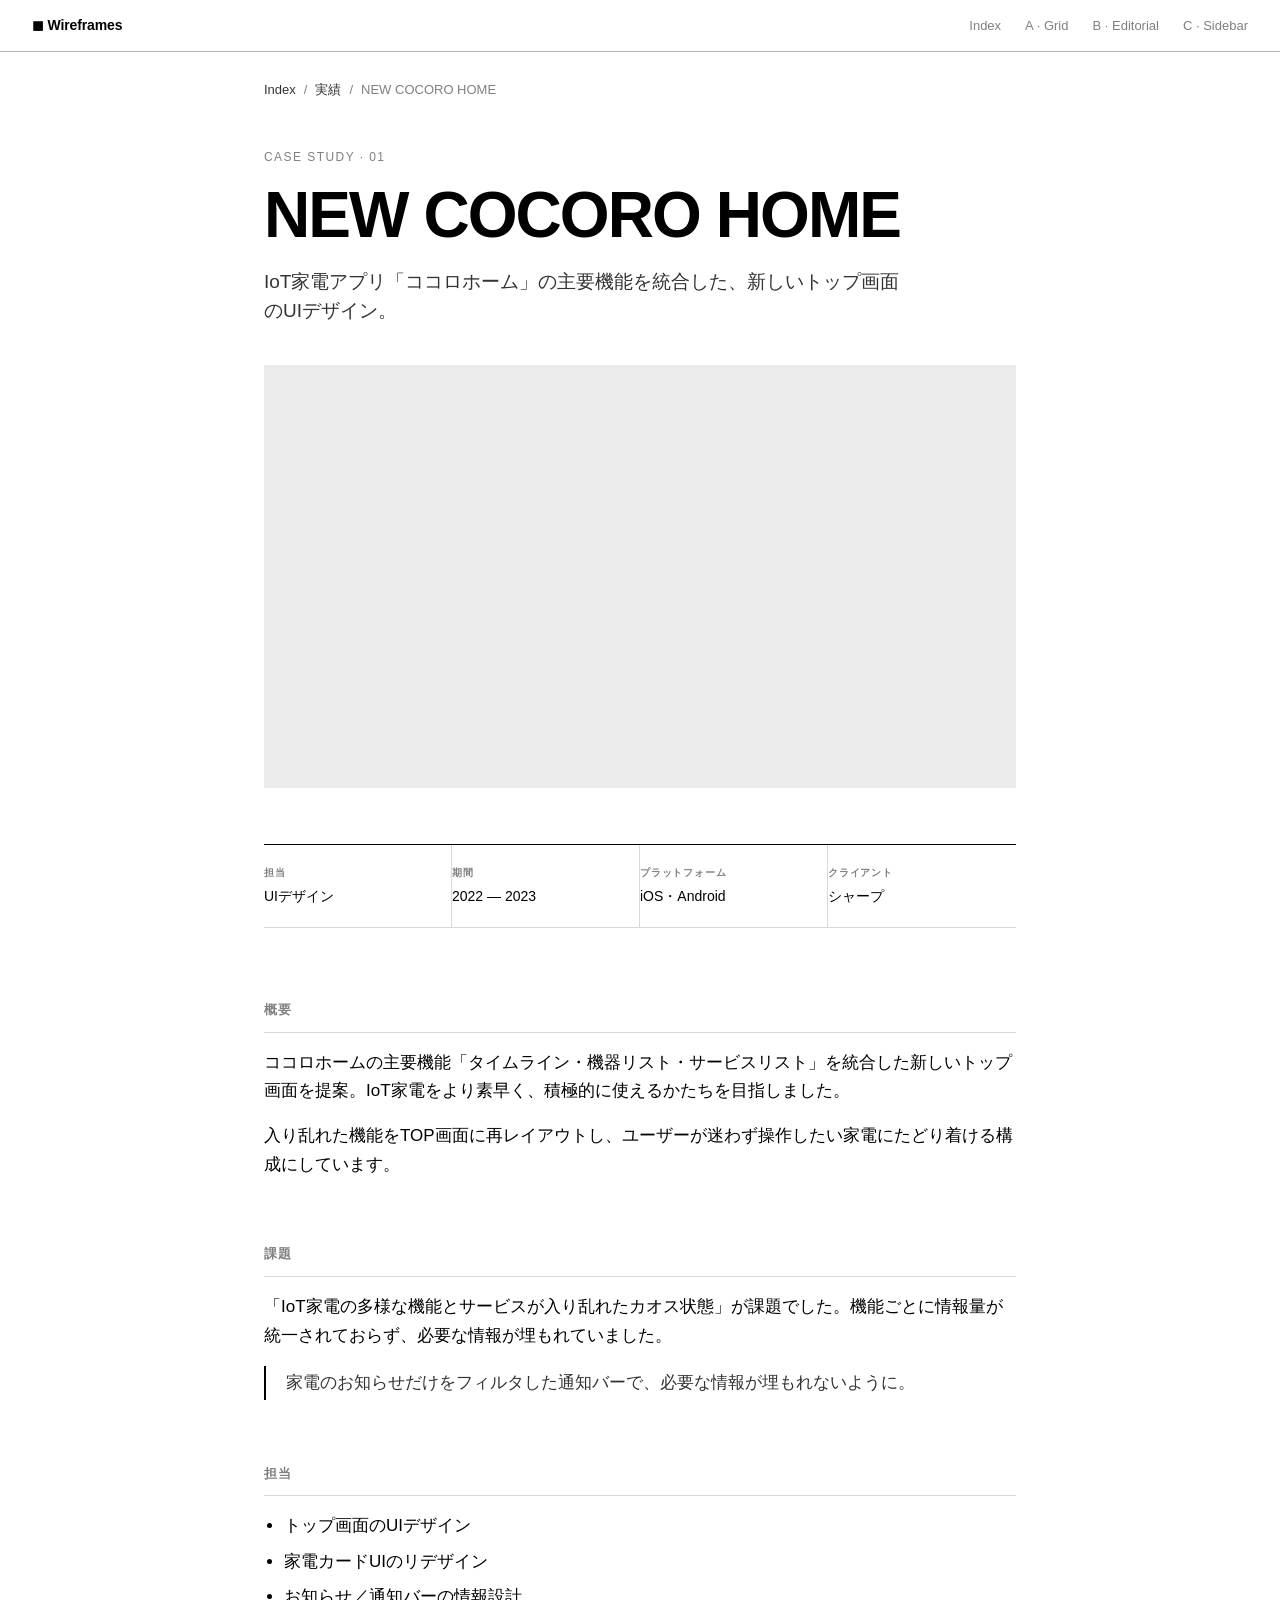
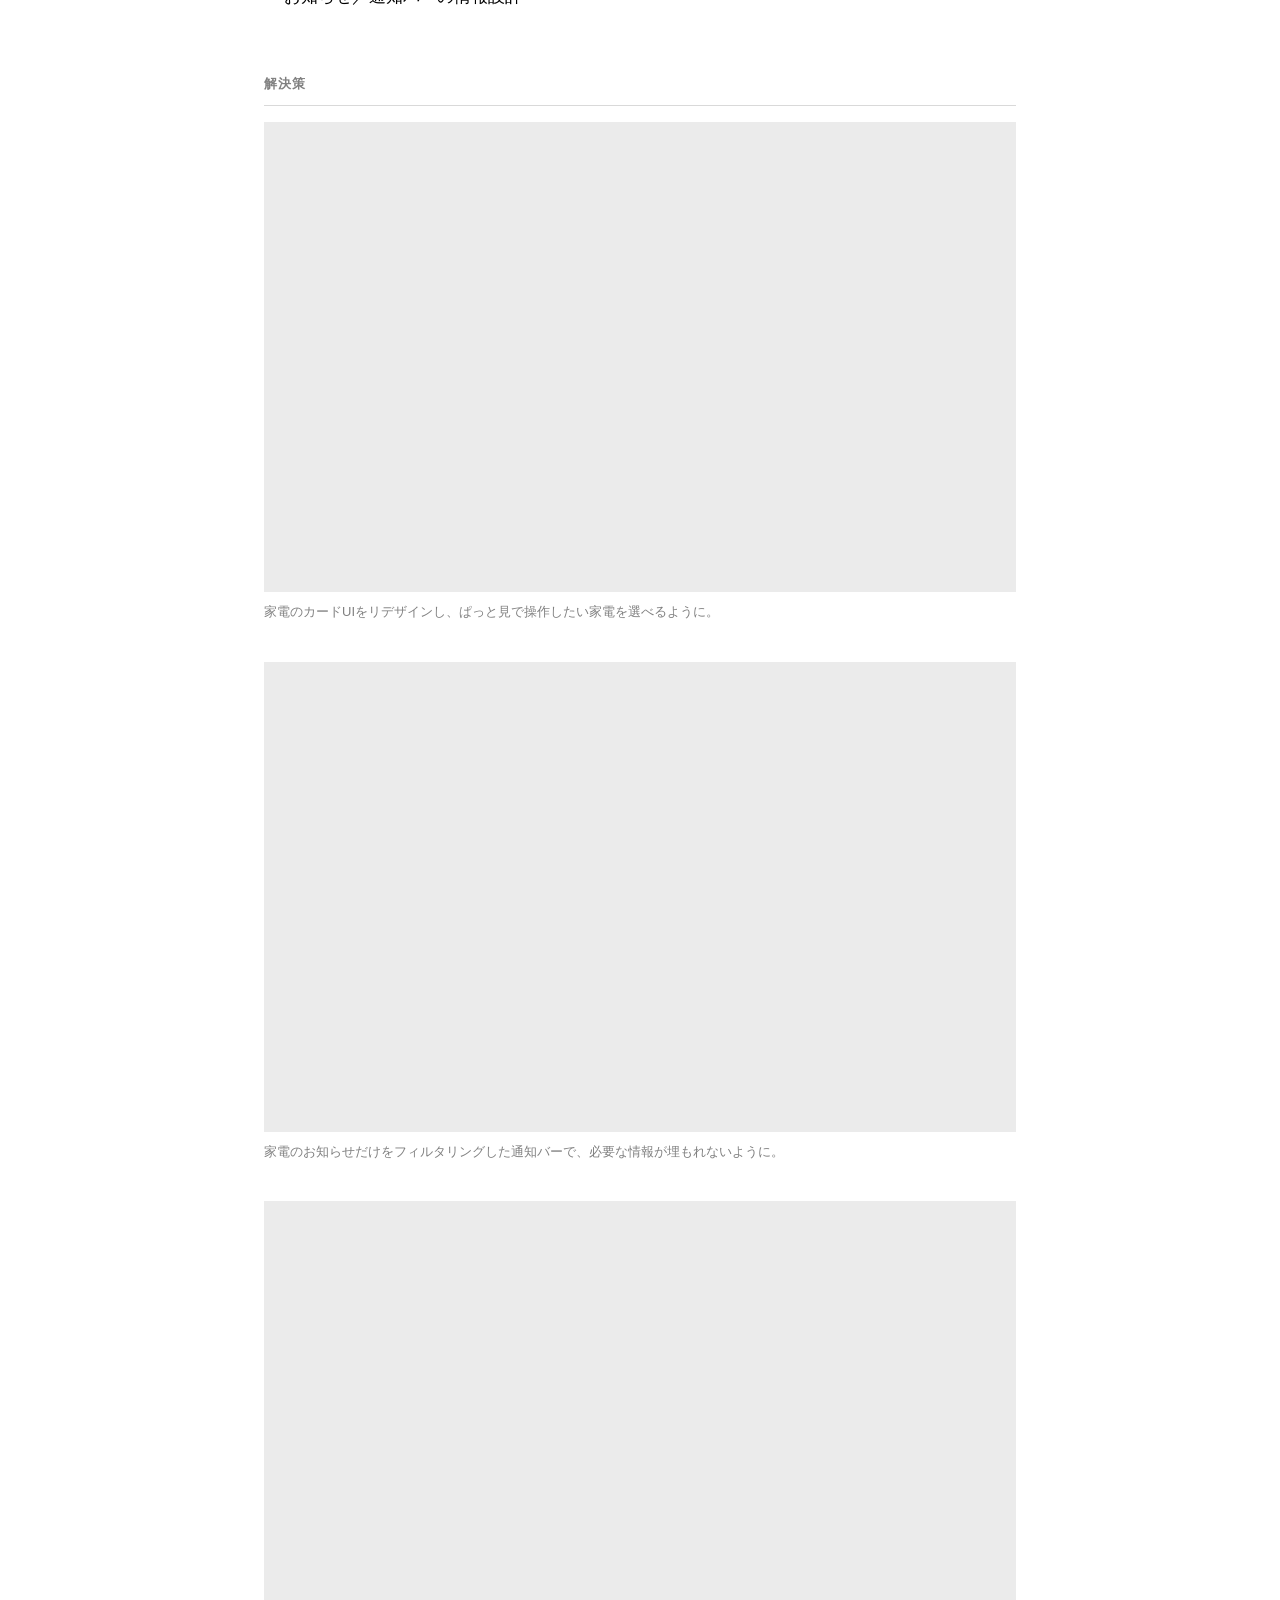
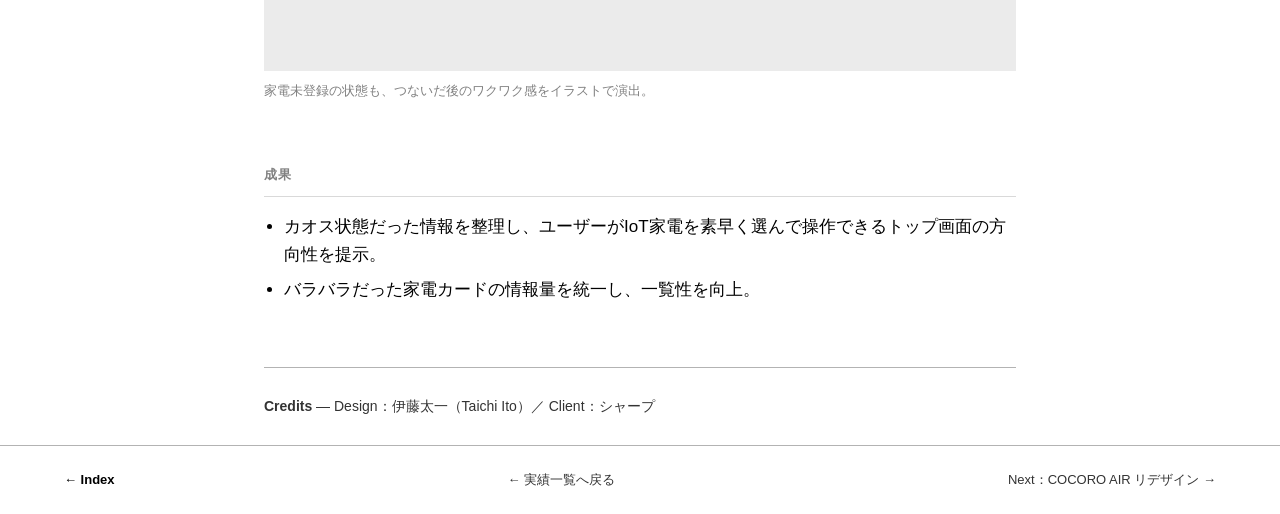
<file: work-detail.html>
<!DOCTYPE html>
<html lang="ja">
<head>
<meta charset="UTF-8">
<meta name="viewport" content="width=device-width, initial-scale=1.0">
<title>作品詳細 — Work Detail</title>
<link rel="stylesheet" href="styles.css">
</head>
<body>

<header class="site-nav">
  <a class="brand" href="index.html">◼ Wireframes</a>
  <nav>
    <a href="index.html">Index</a>
    <a href="pattern-a.html">A · Grid</a>
    <a href="pattern-b.html">B · Editorial</a>
    <a href="pattern-c.html">C · Sidebar</a>
  </nav>
</header>

<main class="detail" id="detailRoot"><!-- rendered by script --></main>

<nav class="page-foot" id="pageFoot"><!-- rendered by script --></nav>

<script>
/* ===================== 作品データ（実データ・6件） ===================== */
const WORKS = [
  {
    title:"NEW COCORO HOME", tag:"IoT・アプリ",
    role:"UIデザイン", year:"2022 — 2023", client:"シャープ", platform:"iOS・Android",
    summary:"IoT家電アプリ「ココロホーム」の主要機能を統合した、新しいトップ画面のUIデザイン。",
    overview:[
      "ココロホームの主要機能「タイムライン・機器リスト・サービスリスト」を統合した新しいトップ画面を提案。IoT家電をより素早く、積極的に使えるかたちを目指しました。",
      "入り乱れた機能をTOP画面に再レイアウトし、ユーザーが迷わず操作したい家電にたどり着ける構成にしています。"
    ],
    challenge:"「IoT家電の多様な機能とサービスが入り乱れたカオス状態」が課題でした。機能ごとに情報量が統一されておらず、必要な情報が埋もれていました。",
    callout:"家電のお知らせだけをフィルタした通知バーで、必要な情報が埋もれないように。",
    roles:["トップ画面のUIデザイン","家電カードUIのリデザイン","お知らせ／通知バーの情報設計"],
    solutions:[
      "家電のカードUIをリデザインし、ぱっと見で操作したい家電を選べるように。",
      "家電のお知らせだけをフィルタリングした通知バーで、必要な情報が埋もれないように。",
      "家電未登録の状態も、つないだ後のワクワク感をイラストで演出。"
    ],
    outcomes:[
      "カオス状態だった情報を整理し、ユーザーがIoT家電を素早く選んで操作できるトップ画面の方向性を提示。",
      "バラバラだった家電カードの情報量を統一し、一覧性を向上。"
    ],
  },
  {
    title:"COCORO AIR リデザイン", tag:"IoT・リデザイン",
    role:"UIデザイン / リデザイン", year:"2020 — 2021", client:"シャープ", platform:"iOS・Android",
    summary:"IoT空調家電アプリ「ココロエアー」を、操作の可否が一目で伝わるUIへリデザイン。",
    overview:[
      "エアコンや空気清浄機の遠隔操作、付属品の消耗度が確認できる「ココロエアー」を、ユーザビリティとサービス体験の両面からリデザインしました。",
      "「操作の可否を明確に伝えるUI」を軸に、表示と操作の距離を縮めています。"
    ],
    challenge:"設定温度やモードの「表示箇所」と「操作箇所」が離れており、どこが操作できるか分かりづらい状態でした。お手入れや電気代確認などの機能も、階層の深くに隠れていました。",
    callout:"リデザイン後のユーザビリティテストでは、被験者11名全員が「新デザインの方が使いやすい」と回答。",
    roles:["全体UIのリデザイン","操作UIの再設計","ナビゲーション構造の見直し"],
    solutions:[
      "誤操作が多い情報表示部をボタン化し、機能が伝わるアイコンへ変更。部屋の状態（上部）はカラー、機器操作（下部）はグレーで区別。",
      "ヘッダーの3点メニューに隠れていた「お手入れ・消耗品状況」をボトムナビに配置し、機器操作以外の価値も前面化。"
    ],
    outcomes:[
      "ユーザビリティテストで、被験者11名全員が新デザインを支持。",
      "ボトムナビを各機能へのナビゲーションに転用し、今後のタッチポイントも拡張可能に。"
    ],
  },
  {
    title:"家電登録フロー改善", tag:"UX・フロー改善",
    role:"UIデザイン", year:"2022 — 2023", client:"シャープ", platform:"iOS・Android",
    summary:"ココロホームの機器登録UIを、一目で操作が分かるフローへ改善。",
    overview:[
      "ココロホームに家電を登録する際の「機器登録UI」を改善。利用頻度が少ないUIだからこそ、一目で操作が分かるデザインを目指しました。",
      "「情報を分かりやすく／視覚的なメリハリ／心理的負担の軽減」の3点で改善しています。"
    ],
    challenge:"従来はテキストで説明する画面が多く、情報に視覚的な強弱がないため、直感的に操作が分かりませんでした。",
    callout:"家電のジャンルやモデルで分岐する100超の画面遷移を、Figmaに描き起こして整理。",
    roles:["機器登録フロー全体のUIデザイン","100超の画面遷移の可視化・整理"],
    solutions:[
      "テキストボタンからカードUIに変更し、画像で視覚的に説明。",
      "ボタンを「塗り」「枠線」で順位付けし、説明文やボタン文言を最小限まで削減。",
      "登録フローのステップ数を表示し、事前準備画面を追加して心理的負担を軽減。"
    ],
    outcomes:[
      "利用頻度の低い登録フローでも迷わず進められるよう、視覚的なメリハリと事前準備のガイドで操作のわかりやすさを向上。",
      "100超の遷移を可視化し、関係者間の議論のたたき台に。"
    ],
  },
  {
    title:"省エネレポート", tag:"データ可視化",
    role:"UIデザイン", year:"2023", client:"シャープ", platform:"iOS・Android",
    summary:"冷蔵庫の省エネ運転効果を「杉の木インジケーター」で楽しく可視化したUI。",
    overview:[
      "冷蔵庫の省エネ運転で削減できたCO2量をレポート。年間14kg（杉の木1本の年間CO2吸収量）を100%とした「杉の木インジケーター」で、イメージしづらい削減量を直感的に表現しました。",
      "少しずつ色づく杉の木をチェックする楽しさと、達成感のある体験を設計しました。"
    ],
    challenge:"初期仕様は週間／年間のCO2削減量とイラストを積み上げただけで、ユーザーが何をすべきか分からない画面でした。",
    callout:"年間14kg以上の削減で小鳥がお祝いする隠し要素を用意し、達成感を演出。",
    roles:["省エネレポートのUIデザイン","企画とのコンセプト明文化・すり合わせ"],
    solutions:[
      "杉の木メーターで、イメージしづらいCO2削減量を直感的に表現。",
      "目標達成で小鳥が登場する隠し要素で、チェックする楽しさを設計。",
      "年間／週間に振り切った案を提案し、未定義だったコンセプトを企画と明文化。"
    ],
    outcomes:[
      "数値だけでは伝わりにくい省エネ成果を、ゲーム的なインジケーターで「楽しく実感できる」体験に。"
    ],
  },
  {
    title:"COCORO STORE アイコン", tag:"アイコン・グラフィック",
    role:"グラフィックデザイン", year:"2023", client:"シャープ", platform:"iOS・Android",
    summary:"シャープ公式ECアプリ「ココロストア」の、既存サービスに埋没しないアプリアイコン。",
    overview:[
      "シャープの公式ECサイト「ココロストア」のアプリアイコンをデザイン。40〜60代がメインユーザーで、健やかな生活に寄与したい担当者の想いをかたちにしました。",
      "ココロピンクとビタミンカラーのグラデーションでエネルギッシュさを、ショッパーモチーフで「気軽にお買い物できる」イメージを表現しました。"
    ],
    challenge:"ココロサービスのランチャーアイコンはフォーマット化され個性に乏しいのが課題でした。立ち位置の異なるココロストアが、既存に埋没しないアイコンを求められました。",
    callout:"ストアやホーム画面での見え方を常にプレビューしながら、綿密に検討。",
    roles:["アイコンのコンセプト立案・デザイン","実機プレビューでの方向性検証"],
    solutions:[
      "既存ココロサービスに埋没しない、エネルギッシュな配色。",
      "気軽さを伝えるショッパーモチーフ。",
      "実機プレビューで見え方を確認しながら、具象・抽象の両面から検討。"
    ],
    outcomes:[
      "フォーマット化された既存アイコン群でも埋もれず、ECストアらしい親しみと活気が伝わるアイコンに。"
    ],
  },
  {
    title:"データ分析ツール導入提案", tag:"データ分析",
    role:"データ分析", year:"2022", client:"シャープ", platform:"Web",
    summary:"スマホWebアプリ「ココロエアー」へのデータ分析ツール導入を提案し、導入を実現。",
    overview:[
      "「ココロエアー」に Google Analytics と User Insight を導入する提案。定性調査が中心だった開発に、データ分析による定量調査のアプローチを持ち込みました。",
      "事業部の課題に寄り添い、導入後の効果を具体的に思い描いてもらえる提案にしました。"
    ],
    challenge:"定性調査が中心で、事業部にはデータ分析の経験がありませんでした。",
    callout:"事業部のリテラシーに寄り添い、疑問点を一つずつ解消して導入へ。",
    roles:["データ分析ツール導入の提案","事業部リテラシーに合わせた資料作成・説明"],
    solutions:[
      "データ分析初心者に向けた、基礎的な知識からの導入。",
      "事業部のやりたいことを一緒に考えながら、必要性を想起。",
      "導入予定アプリでできることの紹介と、他アプリの利用実績の提示。"
    ],
    outcomes:[
      "事業部の疑問点を一つずつ解消し、データ分析ツールの導入を実現。",
      "定性中心だった改善プロセスに、定量の視点を追加。"
    ],
  },
];

/* ===================== レンダリング ===================== */
function getIndex(){
  const p = new URLSearchParams(location.search).get('w');
  const i = parseInt(p,10);
  return (Number.isInteger(i) && i>=0 && i<WORKS.length) ? i : 0;
}
function n2(i){return String(i+1).padStart(2,'0');}

function render(){
  const i = getIndex();
  const w = WORKS[i];
  const prev = (i-1+WORKS.length)%WORKS.length;
  const next = (i+1)%WORKS.length;
  document.title = `${w.title} — 作品詳細`;

  const overviewHtml = w.overview.map(p=>`<p>${p}</p>`).join('');
  const rolesHtml = w.roles.map(r=>`<li>${r}</li>`).join('');
  const solHtml = w.solutions.map(s=>`<figure class="detail-figure"><span class="ph"></span><figcaption>${s}</figcaption></figure>`).join('');
  const outHtml = w.outcomes.map(o=>`<li>${o}</li>`).join('');
  const calloutHtml = w.callout ? `<div class="detail-callout">${w.callout}</div>` : '';

  document.getElementById('detailRoot').innerHTML = `
    <div class="detail-breadcrumb">
      <a href="index.html">Index</a><span>/</span>
      <a href="pattern-a.html">実績</a><span>/</span>
      <span>${w.title}</span>
    </div>

    <header class="detail-head">
      <div class="eyebrow">Case Study · ${n2(i)}</div>
      <h1>${w.title}</h1>
      <p class="summary">${w.summary}</p>
    </header>

    <div class="ph detail-cover"></div>

    <section class="detail-meta">
      <div class="cell"><div class="k">担当</div><div class="v">${w.role}</div></div>
      <div class="cell"><div class="k">期間</div><div class="v">${w.year}</div></div>
      <div class="cell"><div class="k">プラットフォーム</div><div class="v">${w.platform}</div></div>
      <div class="cell"><div class="k">クライアント</div><div class="v">${w.client}</div></div>
    </section>

    <section class="detail-section">
      <h2>概要</h2>
      ${overviewHtml}
    </section>

    <section class="detail-section">
      <h2>課題</h2>
      <p>${w.challenge}</p>
      ${calloutHtml}
    </section>

    <section class="detail-section">
      <h2>担当</h2>
      <ul>${rolesHtml}</ul>
    </section>

    <section class="detail-section">
      <h2>解決策</h2>
      ${solHtml}
    </section>

    <section class="detail-section">
      <h2>成果</h2>
      <ul>${outHtml}</ul>
    </section>

    <div class="detail-credits">
      <strong>Credits</strong> — Design：伊藤太一（Taichi Ito）／ Client：${w.client}
    </div>
  `;

  document.getElementById('pageFoot').innerHTML = `
    <a class="home" href="index.html">← Index</a>
    <a href="pattern-a.html">← 実績一覧へ戻る</a>
    <a href="work-detail.html?w=${next}">Next：${WORKS[next].title} →</a>
  `;
}
render();
window.addEventListener('popstate', render);
</script>

</body>
</html>
</file>
<file: archive/styles.css>
/* =========================================================
   Portfolio Wireframes — shared stylesheet
   Monochrome wireframe system, responsive (PC ↔ Mobile)
   ========================================================= */

:root{
  --ink:#000;
  --line:#d9d9d9;
  --line-dark:#b3b3b3;
  --ph:#ebebeb;          /* placeholder fill */
  --sidebar:#f7f7f7;
  --t-dark:#333;
  --t-mid:#808080;
  --bg:#fff;
  --nav-h:52px;
  --maxw:1280px;
  --pad:clamp(20px, 5vw, 64px);
}

*{box-sizing:border-box;}
html{scroll-behavior:smooth;}
body{
  margin:0;
  font-family:-apple-system,"Helvetica Neue","Inter",Arial,"Hiragino Kaku Gothic ProN",sans-serif;
  background:var(--bg);
  color:var(--ink);
  -webkit-font-smoothing:antialiased;
  line-height:1.5;
}
a{color:inherit;text-decoration:none;}
img{max-width:100%;display:block;}

/* ---------- site nav (transitions between pages) ---------- */
.site-nav{
  position:sticky;top:0;z-index:100;
  height:var(--nav-h);
  display:flex;align-items:center;justify-content:space-between;
  padding:0 clamp(16px,4vw,32px);
  background:rgba(255,255,255,.9);
  backdrop-filter:saturate(180%) blur(8px);
  border-bottom:1px solid var(--line-dark);
}
.site-nav .brand{font-weight:700;font-size:14px;letter-spacing:-.01em;}
.site-nav nav{display:flex;gap:clamp(10px,2vw,24px);font-size:13px;}
.site-nav nav a{color:var(--t-mid);white-space:nowrap;}
.site-nav nav a.is-active{color:var(--ink);font-weight:600;}
.site-nav nav a:hover{color:var(--ink);}

/* ---------- shared atoms ---------- */
.ph{background:var(--ph);display:block;}
.divider{height:1px;background:var(--line);width:100%;border:0;margin:0;}
.divider.dark{background:var(--line-dark);}
.divider.black{background:var(--ink);}
.eyebrow{font-size:12px;color:var(--t-mid);letter-spacing:.12em;text-transform:uppercase;}
.muted{color:var(--t-mid);}
.tdark{color:var(--t-dark);}
.btn{display:inline-flex;align-items:center;gap:6px;background:var(--ink);color:#fff;padding:12px 20px;font-size:13px;cursor:pointer;border:1px solid var(--ink);}
.btn:hover{opacity:.85;}
.btn.ghost{background:transparent;color:var(--ink);}
.tag{display:inline-flex;padding:4px 10px;border:1px solid var(--ink);border-radius:999px;font-size:11px;}
.logo-mark{width:24px;height:24px;background:var(--ink);border-radius:4px;display:inline-block;flex:0 0 auto;}
.burger{display:inline-flex;flex-direction:column;gap:4px;}
.burger span{display:block;width:20px;height:1.5px;background:var(--ink);}
.wrap{max-width:var(--maxw);margin:0 auto;}

/* ---------- page-foot: prev / next transitions ---------- */
.page-foot{
  border-top:1px solid var(--line-dark);
  display:flex;justify-content:space-between;align-items:center;
  padding:24px var(--pad);font-size:13px;gap:16px;flex-wrap:wrap;
}
.page-foot a{color:var(--t-dark);}
.page-foot a:hover{color:var(--ink);}
.page-foot .home{font-weight:600;color:var(--ink);}

/* =========================================================
   INDEX (TOP entry)
   ========================================================= */
.index-hero{padding:clamp(48px,9vw,120px) var(--pad) clamp(32px,5vw,64px);}
.index-hero .eyebrow{margin-bottom:16px;}
.index-hero h1{font-size:clamp(36px,7vw,72px);line-height:1.02;letter-spacing:-.03em;margin:0 0 16px;}
.index-hero p{font-size:clamp(14px,2vw,18px);color:var(--t-dark);max-width:640px;margin:0;}

.pattern-list{padding:0 var(--pad) clamp(48px,8vw,96px);display:flex;flex-direction:column;gap:0;border-top:1px solid var(--ink);}
.pattern-row{
  display:grid;grid-template-columns:80px 1.2fr 2fr auto;gap:24px;align-items:center;
  padding:32px 0;border-bottom:1px solid var(--line);
  transition:padding-left .2s ease;
}
.pattern-row:hover{padding-left:12px;background:linear-gradient(90deg,rgba(0,0,0,.02),transparent);}
.pattern-row .idx{font-size:28px;font-weight:700;}
.pattern-row .nm{font-size:clamp(20px,3vw,32px);font-weight:600;letter-spacing:-.02em;}
.pattern-row .nm small{display:block;font-size:13px;font-weight:400;color:var(--t-mid);margin-top:4px;}
.pattern-row .desc{font-size:14px;color:var(--t-dark);}
.pattern-row .go{font-size:14px;font-weight:600;white-space:nowrap;}
.pattern-row:hover .go{text-decoration:underline;}

.index-foot{padding:32px var(--pad);border-top:1px solid var(--line-dark);display:flex;justify-content:space-between;flex-wrap:wrap;gap:12px;font-size:12px;color:var(--t-mid);}

@media (max-width:760px){
  .pattern-row{grid-template-columns:48px 1fr;grid-auto-rows:auto;gap:6px 16px;}
  .pattern-row .idx{grid-row:1 / span 2;font-size:22px;}
  .pattern-row .desc{grid-column:2;}
  .pattern-row .go{grid-column:2;margin-top:6px;}
}

/* =========================================================
   PATTERN A — Grid Minimal
   ========================================================= */
.a-header{display:flex;justify-content:space-between;align-items:center;padding:24px var(--pad);}
.a-header .brand{font-size:18px;font-weight:700;}
.a-nav{display:flex;gap:28px;font-size:14px;color:var(--t-dark);}
.a-header .burger{display:none;}
.a-hero{padding:clamp(64px,12vw,140px) var(--pad);}
.a-hero .name{font-size:clamp(36px,8vw,88px);font-weight:700;line-height:1.02;letter-spacing:-.03em;margin:16px 0 0;}
.a-sec{display:flex;justify-content:space-between;align-items:center;padding:clamp(40px,6vw,80px) var(--pad) clamp(20px,3vw,40px);}
.a-sec strong{font-size:clamp(13px,2vw,16px);}
.a-grid{padding:0 var(--pad) clamp(48px,8vw,80px);display:grid;grid-template-columns:repeat(3,1fr);gap:40px;}
.a-card .ph{aspect-ratio:4/5;margin-bottom:16px;}
.a-card h4{margin:0 0 4px;font-size:18px;}
.a-card .meta{font-size:13px;color:var(--t-mid);}
.a-footer{display:flex;justify-content:space-between;padding:48px var(--pad);font-size:13px;color:var(--t-mid);gap:16px;flex-wrap:wrap;}

@media (max-width:760px){
  .a-nav{display:none;}
  .a-header .burger{display:inline-flex;}
  .a-grid{grid-template-columns:1fr;gap:28px;}
  .a-card .ph{aspect-ratio:16/10;}
}

/* =========================================================
   PATTERN B — Editorial Hero
   ========================================================= */
.b-nav{display:flex;justify-content:space-between;align-items:center;padding:24px var(--pad);font-size:13px;}
.b-nav .links{display:flex;gap:28px;color:var(--t-dark);}
.b-nav .menu{display:none;font-weight:600;}
.b-hero{display:flex;gap:40px;padding:clamp(40px,6vw,60px) var(--pad) clamp(48px,7vw,80px);}
.b-hero .left{width:240px;flex:0 0 240px;font-size:13px;color:var(--t-dark);}
.b-hero .left .meta{color:var(--t-mid);}
.b-hero .left p{margin-top:16px;}
.b-hero .stmt{flex:1;font-size:clamp(44px,11vw,128px);font-weight:700;line-height:.96;letter-spacing:-.04em;margin:0;}
.b-featlabel{display:flex;justify-content:space-between;padding:clamp(24px,4vw,32px) var(--pad) clamp(16px,3vw,24px);font-size:12px;}
.b-feat{display:flex;gap:40px;padding:0 var(--pad) clamp(40px,7vw,64px);}
.b-feat .ph{flex:1;aspect-ratio:16/12;}
.b-feat .meta{width:360px;flex:0 0 360px;}
.b-feat .meta h3{font-size:clamp(24px,4vw,32px);margin:0 0 16px;}
.b-feat .meta p{font-size:14px;color:var(--t-dark);margin:0 0 16px;}
.b-feat .tags{display:flex;gap:8px;margin-bottom:16px;flex-wrap:wrap;}
.b-listlabel{display:flex;justify-content:space-between;padding:clamp(32px,5vw,40px) var(--pad) 0;font-size:12px;}
.b-list{padding:0 var(--pad) 32px;}
.b-list .item{display:flex;align-items:center;padding:28px 0;border-bottom:1px solid var(--line);}
.b-list .item:first-child{border-top:1px solid var(--ink);}
.b-list .num{width:80px;font-size:clamp(20px,3vw,32px);font-weight:700;flex:0 0 auto;}
.b-list .nm{width:280px;font-size:clamp(18px,3vw,28px);font-weight:600;flex:0 0 auto;}
.b-list .sub{flex:1;font-size:16px;color:var(--t-dark);}
.b-list .cat{width:160px;font-size:14px;color:var(--t-mid);flex:0 0 auto;}
.b-list .yr{width:56px;font-size:14px;color:var(--t-dark);text-align:right;flex:0 0 auto;}
.b-cta{padding:clamp(72px,12vw,120px) var(--pad);}
.b-cta .big{font-size:clamp(40px,9vw,96px);font-weight:700;line-height:1;letter-spacing:-.03em;margin:12px 0;}
.b-footer{display:flex;justify-content:space-between;padding:32px var(--pad);font-size:12px;color:var(--t-mid);gap:12px;flex-wrap:wrap;}

@media (max-width:860px){
  .b-nav .links{display:none;}
  .b-nav .menu{display:block;}
  .b-hero{flex-direction:column;gap:16px;}
  .b-hero .left{width:auto;flex:none;order:-1;}
  .b-feat{flex-direction:column;}
  .b-feat .meta{width:auto;flex:none;}
  .b-list .item{flex-wrap:wrap;gap:4px 12px;}
  .b-list .num{width:36px;font-size:18px;}
  .b-list .nm{width:auto;flex:1;font-size:17px;}
  .b-list .sub{flex-basis:100%;order:3;font-size:12px;color:var(--t-mid);}
  .b-list .cat{display:none;}
}

/* =========================================================
   PATTERN C — Sidebar Asymmetric
   ========================================================= */
.c-layout{display:flex;align-items:flex-start;}
.c-sidebar{
  width:340px;flex:0 0 340px;background:var(--sidebar);
  border-right:1px solid var(--line-dark);
  padding:48px 40px;display:flex;flex-direction:column;gap:36px;
  position:sticky;top:var(--nav-h);align-self:flex-start;
  height:calc(100vh - var(--nav-h));overflow:auto;
}
.c-sidebar .brandrow{display:flex;align-items:center;gap:8px;}
.c-bio .ph{width:72px;height:72px;border-radius:999px;margin-bottom:12px;}
.c-bio h3{font-size:22px;margin:0 0 12px;}
.c-bio p{font-size:13px;color:var(--t-dark);margin:0 0 12px;}
.c-status{display:flex;align-items:center;gap:8px;font-size:12px;color:var(--t-dark);}
.c-status .dot{width:8px;height:8px;border-radius:999px;background:var(--ink);}
.c-nav .label,.c-contact .label{font-size:10px;font-weight:600;color:var(--t-mid);letter-spacing:.08em;margin-bottom:14px;}
.c-nav .nitem{display:flex;align-items:center;gap:16px;margin-bottom:14px;font-size:15px;color:var(--t-dark);}
.c-nav .nitem .n{font-size:11px;color:var(--t-mid);}
.c-nav .nitem.active{font-weight:600;color:var(--ink);}
.c-contact .citem{font-size:13px;color:var(--t-dark);margin-bottom:6px;}
.c-foot{font-size:11px;color:var(--t-mid);}
.c-main{flex:1;min-width:0;}
.c-hero{padding:clamp(56px,9vw,120px) var(--pad) clamp(48px,7vw,80px);}
.c-hero .big{font-size:clamp(40px,7vw,80px);font-weight:700;line-height:1;letter-spacing:-.03em;margin:24px 0 32px;}
.c-meta{display:flex;gap:48px;flex-wrap:wrap;}
.c-meta .mcol{width:200px;}
.c-meta .label{font-size:10px;font-weight:600;color:var(--t-mid);margin-bottom:4px;letter-spacing:.06em;}
.c-meta p{font-size:13px;color:var(--t-dark);margin:0;}
.c-case{padding:clamp(48px,7vw,80px) var(--pad);display:flex;flex-direction:column;gap:28px;}
.c-case .crow{display:flex;justify-content:space-between;font-size:11px;color:var(--t-mid);}
.c-case h3{font-size:clamp(28px,5vw,48px);font-weight:700;margin:0;}
.c-case .lead{font-size:clamp(15px,2.4vw,18px);color:var(--t-dark);margin:0;}
.c-case .ph{aspect-ratio:16/9;}
.c-case .ctarow{display:flex;justify-content:space-between;align-items:center;}
.c-finalcta{padding:clamp(64px,10vw,100px) var(--pad);}
.c-finalcta .big{font-size:clamp(36px,6vw,56px);font-weight:700;line-height:1.02;letter-spacing:-.03em;margin:12px 0 24px;}
.c-finalcta .btns{display:flex;gap:12px;flex-wrap:wrap;}
.c-mobile-top{display:none;}
.c-deskbrand{display:flex;align-items:center;gap:8px;}

@media (max-width:860px){
  .c-layout{flex-direction:column;}
  .c-sidebar{
    width:auto;flex:none;position:static;height:auto;overflow:visible;
    border-right:0;border-bottom:1px solid var(--line-dark);
    flex-direction:column;gap:24px;padding:32px var(--pad);
  }
  /* hide the desktop-only deep nav + its dividers on mobile, keep bio + status */
  .c-sidebar .c-nav,.c-sidebar .c-contact,.c-sidebar .c-foot,
  .c-sidebar .divider,.c-sidebar .c-deskbrand{display:none;}
  .c-mobile-top{display:flex;justify-content:space-between;align-items:center;}
  .c-mobile-top .menu{display:flex;align-items:center;gap:6px;font-size:11px;font-weight:600;}
}

/* =========================================================
   WORK DETAIL (case study)
   ========================================================= */
.detail{max-width:880px;margin:0 auto;padding:0 var(--pad);}
.detail-breadcrumb{padding:28px 0 0;font-size:13px;color:var(--t-mid);display:flex;gap:8px;align-items:center;flex-wrap:wrap;}
.detail-breadcrumb a{color:var(--t-dark);}
.detail-breadcrumb a:hover{color:var(--ink);}
.detail-head{padding:clamp(24px,5vw,48px) 0 clamp(24px,4vw,40px);}
.detail-head .eyebrow{margin-bottom:16px;}
.detail-head h1{font-size:clamp(34px,6vw,64px);line-height:1.04;letter-spacing:-.03em;margin:0 0 20px;}
.detail-head .summary{font-size:clamp(15px,2.2vw,19px);color:var(--t-dark);max-width:640px;margin:0;}
.detail-cover{aspect-ratio:16/9;margin:0 0 clamp(32px,5vw,56px);}
.detail-meta{
  display:grid;grid-template-columns:repeat(4,1fr);gap:0;
  border-top:1px solid var(--ink);border-bottom:1px solid var(--line);
  margin-bottom:clamp(40px,6vw,72px);
}
.detail-meta .cell{padding:20px 20px 20px 0;border-right:1px solid var(--line);}
.detail-meta .cell:last-child{border-right:0;}
.detail-meta .k{font-size:10px;font-weight:600;letter-spacing:.08em;color:var(--t-mid);text-transform:uppercase;margin-bottom:6px;}
.detail-meta .v{font-size:14px;}
.detail-section{margin-bottom:clamp(40px,6vw,64px);}
.detail-section > h2{font-size:13px;font-weight:600;letter-spacing:.06em;text-transform:uppercase;color:var(--t-mid);margin:0 0 16px;padding-bottom:12px;border-bottom:1px solid var(--line);}
.detail-section p{font-size:clamp(15px,2vw,17px);color:var(--ink);margin:0 0 16px;line-height:1.7;}
.detail-section ul{margin:0;padding-left:20px;}
.detail-section li{font-size:clamp(15px,2vw,17px);margin-bottom:8px;line-height:1.6;}
.detail-figure{margin:0 0 clamp(24px,4vw,40px);}
.detail-figure .ph{aspect-ratio:16/10;margin-bottom:10px;}
.detail-figure figcaption{font-size:13px;color:var(--t-mid);}
.detail-callout{border-left:2px solid var(--ink);padding:4px 0 4px 20px;margin:0 0 16px;font-size:clamp(15px,2vw,17px);color:var(--t-dark);}
.detail-credits{border-top:1px solid var(--line-dark);padding:28px 0;font-size:14px;color:var(--t-dark);}
.detail-credits .links{margin-top:12px;display:flex;gap:16px;flex-wrap:wrap;font-size:13px;}
.detail-credits .links a{color:var(--t-dark);}
.detail-credits .links a:hover{color:var(--ink);}

@media (max-width:760px){
  .detail-meta{grid-template-columns:repeat(2,1fr);}
  .detail-meta .cell{border-bottom:1px solid var(--line);}
  .detail-meta .cell:nth-child(2n){border-right:0;}
}
</file>
<file: growth/style.css>
/* =========================================================================
   GROWTH — 「これまでとこれから」
   コンセプト：コントラストではなく余白で区切る／glow／時間の線
   基調：白黒グレースケール ＋ 強調色は最小限（warm gold を1色だけ）
   ========================================================================= */
:root{
  --bg:#f6f5f2;            /* 温かみのあるオフホワイト（空間） */
  --paper:#ffffff;         /* 浮かぶ紙／作品フレーム */
  --ink:#1c1a17;           /* 文字 */
  --muted:#8d8880;         /* 余白に溶ける補助テキスト */
  --faint:#b8b3aa;
  --line:#e6e3dc;          /* 時間の線・罫 */
  --line-strong:#cfcabf;
  --accent:#b08a4a;        /* 唯一の強調色：これから／いまの光 */
  --accent-soft:#e9dcc4;
  --glow-now: 0 0 0 1px rgba(176,138,74,.18), 0 24px 70px -28px rgba(176,138,74,.45), 0 10px 30px -18px rgba(0,0,0,.12);
  --glow-soft: 0 18px 60px -30px rgba(60,55,45,.30), 0 6px 18px -14px rgba(0,0,0,.10);
  --serif: "Hiragino Mincho ProN","Yu Mincho",YuMincho,"Georgia","Times New Roman",serif;
  --sans: -apple-system,BlinkMacSystemFont,"Helvetica Neue","Hiragino Kaku Gothic ProN","Noto Sans JP",Arial,sans-serif;
  --ease:cubic-bezier(.22,1,.36,1);
  --pad:clamp(22px,6vw,90px);
  --maxw:1180px;
}
*{box-sizing:border-box}
html{scroll-behavior:smooth}
body{
  margin:0;background:var(--bg);color:var(--ink);
  font-family:var(--sans);line-height:1.8;-webkit-font-smoothing:antialiased;
  letter-spacing:.01em;
}
a{color:inherit;text-decoration:none}
img{max-width:100%;display:block}
.serif{font-family:var(--serif)}
.muted{color:var(--muted)}

/* ---------- site chrome ---------- */
.gnav{
  position:sticky;top:0;z-index:50;
  display:flex;justify-content:space-between;align-items:center;
  padding:18px var(--pad);
  background:color-mix(in srgb,var(--bg) 82%,transparent);
  backdrop-filter:blur(10px);-webkit-backdrop-filter:blur(10px);
}
.gnav .brand{font-family:var(--serif);font-size:16px;letter-spacing:.04em}
.gnav .brand span{color:var(--muted);font-size:12px;margin-left:8px;letter-spacing:.12em}
.gnav nav{display:flex;gap:clamp(14px,3vw,34px);font-size:13px}
.gnav nav a{color:var(--muted);transition:color .3s var(--ease)}
.gnav nav a:hover,.gnav nav a.is-active{color:var(--ink)}

/* ---------- shared bits ---------- */
.kicker{font-size:12px;letter-spacing:.36em;color:var(--accent);text-transform:uppercase;font-weight:500}
.frame{
  background:var(--paper);padding:clamp(14px,3vw,30px);
  box-shadow:var(--glow-soft);border-radius:2px;
  transition:transform .8s var(--ease),box-shadow .8s var(--ease),filter .8s var(--ease);
}
.frame .art{aspect-ratio:4/3;overflow:hidden;background:#f0eee9;border-radius:1px}
.frame .art svg,.frame .art img{width:100%;height:100%}
/* 過去＝思い出のぼやけ／未来＝清晰さと輝き */
.is-past .art{filter:blur(.6px) grayscale(.25);opacity:.94}
.is-recent .art{filter:none}
.is-future{box-shadow:var(--glow-now)}
.is-future .art{filter:saturate(1.05) brightness(1.02)}

.btn{
  display:inline-flex;align-items:center;gap:8px;
  font-size:13px;padding:12px 22px;border:1px solid var(--ink);border-radius:999px;
  background:transparent;color:var(--ink);cursor:pointer;
  transition:background .3s var(--ease),color .3s var(--ease),border-color .3s var(--ease);
}
.btn:hover{background:var(--ink);color:var(--bg)}
.btn.ghost{border-color:var(--line-strong);color:var(--muted)}
.btn.ghost:hover{border-color:var(--ink);background:transparent;color:var(--ink)}
.btn.gold{border-color:var(--accent);color:var(--accent)}
.btn.gold:hover{background:var(--accent);color:#fff}

/* ---------- TIME LINE graphic ---------- */
.timeline{width:100%;height:60px;display:block;overflow:visible}
.timeline path{fill:none;stroke:var(--line-strong);stroke-width:1.5}
.timeline .tick{fill:var(--faint);font-size:11px;font-family:var(--sans);letter-spacing:.1em}
.timeline .node{fill:var(--bg);stroke:var(--line-strong);stroke-width:1.5}
.timeline .node.now{fill:var(--accent);stroke:var(--accent)}
.timeline .glow{filter:drop-shadow(0 0 6px rgba(176,138,74,.5))}

/* =========================================================================
   TOP — comparison hero
   ========================================================================= */
.hero{padding:clamp(40px,8vw,90px) var(--pad) clamp(30px,5vw,50px);max-width:var(--maxw);margin:0 auto}
.hero .kicker{margin-bottom:22px}
.hero h1{
  font-family:var(--serif);font-weight:400;
  font-size:clamp(30px,5.6vw,58px);line-height:1.3;letter-spacing:.02em;margin:0 0 18px;
}
.hero .lead{max-width:560px;color:var(--muted);font-size:clamp(14px,2vw,16px);margin:0}

.compare{max-width:var(--maxw);margin:0 auto;padding:clamp(10px,3vw,30px) var(--pad) clamp(50px,8vw,90px)}
.compare .axisline{margin:6px 0 clamp(20px,4vw,40px)}
.pair{display:grid;grid-template-columns:1fr auto 1fr;gap:clamp(16px,3vw,40px);align-items:start}
.pair .vs{align-self:center;font-family:var(--serif);font-size:clamp(20px,4vw,34px);color:var(--faint);padding-top:60px}
.side{display:flex;flex-direction:column}
.side .yr{font-family:var(--serif);font-size:clamp(34px,7vw,70px);line-height:1;color:var(--ink);font-weight:400}
.side .yr small{display:block;font-family:var(--sans);font-size:11px;letter-spacing:.24em;color:var(--accent);margin-bottom:10px;text-transform:uppercase}
.side .framewrap{margin:20px 0 16px;perspective:1400px}
.side .frame{cursor:pointer;transform-style:preserve-3d}
.side .frame.tilt{transform:rotateY(-14deg) rotateX(6deg) translateZ(0)}
.side .wtitle{font-family:var(--serif);font-size:clamp(17px,2.4vw,22px);margin:0 0 4px}
.side .wmeta{font-size:12px;color:var(--muted);margin-bottom:18px;letter-spacing:.04em}
.side .ctas{display:flex;flex-wrap:wrap;gap:10px}
.rotate-hint{font-size:11px;color:var(--faint);margin-top:10px;letter-spacing:.08em}

.stepper{display:flex;justify-content:center;align-items:center;gap:8px;margin-top:clamp(34px,6vw,56px);flex-wrap:wrap}
.stepper button{
  border:none;background:transparent;cursor:pointer;font-family:var(--serif);
  font-size:13px;color:var(--faint);padding:8px 12px;border-radius:999px;letter-spacing:.04em;
  transition:color .3s var(--ease),background .3s var(--ease);
}
.stepper button:hover{color:var(--muted)}
.stepper button.on{color:var(--ink);background:var(--paper);box-shadow:var(--glow-soft)}
.stepper .arrow{font-size:18px;color:var(--muted)}

@media (max-width:720px){
  .pair{grid-template-columns:1fr;gap:8px}
  .pair .vs{display:none}
  .side+.side{margin-top:30px;border-top:1px solid var(--line);padding-top:30px}
  .side .frame.tilt{transform:rotateY(-10deg) rotateX(4deg)}
}

/* =========================================================================
   GRID + global nav filters
   ========================================================================= */
.page-head{max-width:var(--maxw);margin:0 auto;padding:clamp(36px,7vw,72px) var(--pad) clamp(18px,3vw,28px)}
.page-head .kicker{margin-bottom:16px}
.page-head h1{font-family:var(--serif);font-weight:400;font-size:clamp(28px,5vw,48px);margin:0 0 14px;letter-spacing:.02em}
.page-head p{color:var(--muted);max-width:560px;margin:0;font-size:14px}

.filters{max-width:var(--maxw);margin:0 auto;padding:8px var(--pad) clamp(20px,4vw,36px)}
.faxis{display:flex;flex-wrap:wrap;align-items:center;gap:8px;margin-bottom:12px}
.faxis .alabel{font-size:11px;letter-spacing:.18em;color:var(--faint);width:64px;flex:0 0 auto;text-transform:uppercase}
.chip{
  font-size:12.5px;padding:7px 14px;border:1px solid var(--line-strong);border-radius:999px;
  background:transparent;color:var(--muted);cursor:pointer;transition:.25s var(--ease);letter-spacing:.02em;
}
.chip:hover{border-color:var(--ink);color:var(--ink)}
.chip.on{background:var(--ink);border-color:var(--ink);color:var(--bg)}
.chip.year.on{background:var(--accent);border-color:var(--accent);color:#fff}
.fcount{font-size:12px;color:var(--faint);padding:4px var(--pad);max-width:var(--maxw);margin:0 auto}

.grid{
  max-width:var(--maxw);margin:0 auto;padding:6px var(--pad) clamp(60px,10vw,110px);
  display:grid;grid-template-columns:repeat(3,1fr);gap:clamp(20px,3vw,40px);
}
.gcard{cursor:pointer;display:flex;flex-direction:column;transition:opacity .4s var(--ease)}
.gcard .frame:hover{transform:translateY(-4px);box-shadow:var(--glow-now)}
.gcard .yr{font-family:var(--serif);font-size:12px;color:var(--accent);letter-spacing:.1em;margin:14px 0 4px}
.gcard h3{font-family:var(--serif);font-weight:400;font-size:18px;margin:0 0 6px;line-height:1.4}
.gcard .meta{font-size:12px;color:var(--muted)}
.gcard.hide{display:none}
@media (max-width:900px){.grid{grid-template-columns:repeat(2,1fr)}}
@media (max-width:560px){.grid{grid-template-columns:1fr}.faxis .alabel{width:100%}}

/* =========================================================================
   WORK DETAIL
   ========================================================================= */
.detail{max-width:980px;margin:0 auto;padding:clamp(20px,4vw,40px) var(--pad) clamp(60px,10vw,110px);position:relative}
.detail .crumb{font-size:12px;color:var(--muted);margin-bottom:30px;display:flex;gap:8px;flex-wrap:wrap}
.detail .crumb a:hover{color:var(--ink)}
.detail .wyear{font-family:var(--serif);font-size:14px;color:var(--accent);letter-spacing:.14em;margin-bottom:10px}
.detail h1{font-family:var(--serif);font-weight:400;font-size:clamp(30px,6vw,56px);line-height:1.25;margin:0 0 16px;letter-spacing:.02em}
.detail .summary{color:var(--muted);max-width:620px;font-size:clamp(14px,2vw,16px);margin:0 0 clamp(30px,5vw,52px)}
.detail .hero-frame{margin:0 0 18px}
.detail .subframes{display:grid;grid-template-columns:1fr 1fr;gap:18px;margin-bottom:clamp(36px,6vw,64px)}
.detail .status-tag{display:inline-block;font-size:11px;letter-spacing:.16em;color:var(--accent);border:1px solid var(--accent-soft);border-radius:999px;padding:4px 12px;margin-bottom:18px}

.panel{display:grid;grid-template-columns:120px 1fr;gap:clamp(14px,3vw,40px) clamp(20px,4vw,48px);align-items:start}
.panel .plabel{font-family:var(--serif);font-size:20px;color:var(--ink);padding-top:2px}
.panel .pbody{font-size:15px;line-height:1.95;color:#34302a;max-width:640px}
.panel .ptext+.ptext{margin-top:14px}
.panel .row{display:contents}
.panel .sep{grid-column:1/-1;height:1px;background:var(--line);margin:clamp(20px,4vw,34px) 0}
.swatches{display:flex;gap:10px;margin-top:6px}
.swatches span{width:30px;height:30px;border-radius:50%;box-shadow:inset 0 0 0 1px rgba(0,0,0,.06)}
.swatches.empty{font-size:13px;color:var(--faint)}
.tools{display:flex;flex-wrap:wrap;gap:8px}
.tools span{font-size:12px;padding:6px 13px;border:1px solid var(--line-strong);border-radius:999px;color:var(--muted)}

.detail .tl-context{margin:clamp(40px,7vw,72px) 0 0;padding-top:clamp(26px,4vw,40px);border-top:1px solid var(--line)}
.detail .tl-context .cap{font-size:11px;letter-spacing:.2em;color:var(--faint);text-transform:uppercase;margin-bottom:14px}

.prevnext{display:flex;justify-content:space-between;gap:16px;border-top:1px solid var(--line);margin-top:clamp(40px,7vw,72px);padding-top:26px;font-size:13px}
.prevnext a{color:var(--muted)}.prevnext a:hover{color:var(--ink)}
.prevnext .nx{text-align:right}
.prevnext small{display:block;font-size:10px;letter-spacing:.18em;color:var(--faint);margin-bottom:4px;text-transform:uppercase}
.prevnext b{font-family:var(--serif);font-weight:400;font-size:16px;color:var(--ink)}

@media (max-width:640px){
  .panel{grid-template-columns:1fr;gap:6px}
  .panel .plabel{padding-top:18px}
  .detail .subframes{grid-template-columns:1fr}
}

/* =========================================================================
   PROFILE — connections line graphic
   ========================================================================= */
.prof{max-width:var(--maxw);margin:0 auto;padding:clamp(36px,7vw,72px) var(--pad) clamp(60px,10vw,110px)}
.prof .intro{display:grid;grid-template-columns:1fr 1fr;gap:clamp(24px,5vw,64px);align-items:start;margin-bottom:clamp(40px,7vw,80px)}
.prof h1{font-family:var(--serif);font-weight:400;font-size:clamp(28px,5vw,46px);margin:14px 0 18px;letter-spacing:.02em}
.prof .bio{color:#34302a;font-size:15px;line-height:1.95;max-width:520px}
.prof .meta-cols{display:flex;flex-direction:column;gap:24px;padding-top:8px}
.prof .mc .l{font-size:11px;letter-spacing:.2em;color:var(--faint);text-transform:uppercase;margin-bottom:8px}
.prof .mc p{margin:0;font-size:14px;color:#34302a;line-height:1.9}
.prof .net-cap{font-size:11px;letter-spacing:.2em;color:var(--faint);text-transform:uppercase;margin:0 0 16px}
.prof .net{width:100%;background:var(--paper);border-radius:2px;box-shadow:var(--glow-soft);padding:clamp(14px,3vw,28px)}
.net svg{width:100%;height:auto;display:block}
.net .axis{stroke:var(--line-strong);stroke-width:1.5;fill:none}
.net .branch{stroke:var(--line);stroke-width:1.2;fill:none}
.net .branch.warm{stroke:var(--accent-soft)}
.net .dot{fill:var(--bg);stroke:var(--line-strong);stroke-width:1.5}
.net .dot.recent{fill:var(--accent);stroke:var(--accent);filter:drop-shadow(0 0 5px rgba(176,138,74,.5))}
.net .lab{font-size:11px;fill:var(--muted);font-family:var(--sans)}
.net .yr{font-size:11px;fill:var(--faint);letter-spacing:.1em}
@media (max-width:720px){.prof .intro{grid-template-columns:1fr}}

/* ---------- footer ---------- */
.foot{max-width:var(--maxw);margin:0 auto;padding:30px var(--pad) 56px;border-top:1px solid var(--line);
  display:flex;justify-content:space-between;flex-wrap:wrap;gap:10px;font-size:12px;color:var(--faint)}
.foot .serif{font-size:14px;color:var(--muted)}
</file>
<file: styles.css>
/* =========================================================
   Portfolio Wireframes — shared stylesheet
   Monochrome wireframe system, responsive (PC ↔ Mobile)
   ========================================================= */

:root{
  --ink:#000;
  --line:#d9d9d9;
  --line-dark:#b3b3b3;
  --ph:#ebebeb;          /* placeholder fill */
  --sidebar:#f7f7f7;
  --t-dark:#333;
  --t-mid:#808080;
  --bg:#fff;
  --nav-h:52px;
  --maxw:1280px;
  --pad:clamp(20px, 5vw, 64px);
}

*{box-sizing:border-box;}
html{scroll-behavior:smooth;}
body{
  margin:0;
  font-family:-apple-system,"Helvetica Neue","Inter",Arial,"Hiragino Kaku Gothic ProN",sans-serif;
  background:var(--bg);
  color:var(--ink);
  -webkit-font-smoothing:antialiased;
  line-height:1.5;
}
a{color:inherit;text-decoration:none;}
img{max-width:100%;display:block;}

/* ---------- site nav (transitions between pages) ---------- */
.site-nav{
  position:sticky;top:0;z-index:100;
  height:var(--nav-h);
  display:flex;align-items:center;justify-content:space-between;
  padding:0 clamp(16px,4vw,32px);
  background:rgba(255,255,255,.9);
  backdrop-filter:saturate(180%) blur(8px);
  border-bottom:1px solid var(--line-dark);
}
.site-nav .brand{font-weight:700;font-size:14px;letter-spacing:-.01em;}
.site-nav nav{display:flex;gap:clamp(10px,2vw,24px);font-size:13px;}
.site-nav nav a{color:var(--t-mid);white-space:nowrap;}
.site-nav nav a.is-active{color:var(--ink);font-weight:600;}
.site-nav nav a:hover{color:var(--ink);}

/* ---------- shared atoms ---------- */
.ph{background:var(--ph);display:block;}
.divider{height:1px;background:var(--line);width:100%;border:0;margin:0;}
.divider.dark{background:var(--line-dark);}
.divider.black{background:var(--ink);}
.eyebrow{font-size:12px;color:var(--t-mid);letter-spacing:.12em;text-transform:uppercase;}
.muted{color:var(--t-mid);}
.tdark{color:var(--t-dark);}
.btn{display:inline-flex;align-items:center;gap:6px;background:var(--ink);color:#fff;padding:12px 20px;font-size:13px;cursor:pointer;border:1px solid var(--ink);}
.btn:hover{opacity:.85;}
.btn.ghost{background:transparent;color:var(--ink);}
.tag{display:inline-flex;padding:4px 10px;border:1px solid var(--ink);border-radius:999px;font-size:11px;}
.logo-mark{width:24px;height:24px;background:var(--ink);border-radius:4px;display:inline-block;flex:0 0 auto;}
.burger{display:inline-flex;flex-direction:column;gap:4px;}
.burger span{display:block;width:20px;height:1.5px;background:var(--ink);}
.wrap{max-width:var(--maxw);margin:0 auto;}

/* ---------- page-foot: prev / next transitions ---------- */
.page-foot{
  border-top:1px solid var(--line-dark);
  display:flex;justify-content:space-between;align-items:center;
  padding:24px var(--pad);font-size:13px;gap:16px;flex-wrap:wrap;
}
.page-foot a{color:var(--t-dark);}
.page-foot a:hover{color:var(--ink);}
.page-foot .home{font-weight:600;color:var(--ink);}

/* =========================================================
   INDEX (TOP entry)
   ========================================================= */
.index-hero{padding:clamp(48px,9vw,120px) var(--pad) clamp(32px,5vw,64px);}
.index-hero .eyebrow{margin-bottom:16px;}
.index-hero h1{font-size:clamp(36px,7vw,72px);line-height:1.02;letter-spacing:-.03em;margin:0 0 16px;}
.index-hero p{font-size:clamp(14px,2vw,18px);color:var(--t-dark);max-width:640px;margin:0;}

.pattern-list{padding:0 var(--pad) clamp(48px,8vw,96px);display:flex;flex-direction:column;gap:0;border-top:1px solid var(--ink);}
.pattern-row{
  display:grid;grid-template-columns:80px 1.2fr 2fr auto;gap:24px;align-items:center;
  padding:32px 0;border-bottom:1px solid var(--line);
  transition:padding-left .2s ease;
}
.pattern-row:hover{padding-left:12px;background:linear-gradient(90deg,rgba(0,0,0,.02),transparent);}
.pattern-row .idx{font-size:28px;font-weight:700;}
.pattern-row .nm{font-size:clamp(20px,3vw,32px);font-weight:600;letter-spacing:-.02em;}
.pattern-row .nm small{display:block;font-size:13px;font-weight:400;color:var(--t-mid);margin-top:4px;}
.pattern-row .desc{font-size:14px;color:var(--t-dark);}
.pattern-row .go{font-size:14px;font-weight:600;white-space:nowrap;}
.pattern-row:hover .go{text-decoration:underline;}

.index-foot{padding:32px var(--pad);border-top:1px solid var(--line-dark);display:flex;justify-content:space-between;flex-wrap:wrap;gap:12px;font-size:12px;color:var(--t-mid);}

@media (max-width:760px){
  .pattern-row{grid-template-columns:48px 1fr;grid-auto-rows:auto;gap:6px 16px;}
  .pattern-row .idx{grid-row:1 / span 2;font-size:22px;}
  .pattern-row .desc{grid-column:2;}
  .pattern-row .go{grid-column:2;margin-top:6px;}
}

/* =========================================================
   PATTERN A — Grid Minimal
   ========================================================= */
.a-header{display:flex;justify-content:space-between;align-items:center;padding:24px var(--pad);}
.a-header .brand{font-size:18px;font-weight:700;}
.a-nav{display:flex;gap:28px;font-size:14px;color:var(--t-dark);}
.a-header .burger{display:none;}
.a-hero{padding:clamp(64px,12vw,140px) var(--pad);}
.a-hero .name{font-size:clamp(36px,8vw,88px);font-weight:700;line-height:1.02;letter-spacing:-.03em;margin:16px 0 0;}
.a-sec{display:flex;justify-content:space-between;align-items:center;padding:clamp(40px,6vw,80px) var(--pad) clamp(20px,3vw,40px);}
.a-sec strong{font-size:clamp(13px,2vw,16px);}
.a-grid{padding:0 var(--pad) clamp(48px,8vw,80px);display:grid;grid-template-columns:repeat(3,1fr);gap:40px;}
.a-card .ph{aspect-ratio:4/5;margin-bottom:16px;}
.a-card h4{margin:0 0 4px;font-size:18px;}
.a-card .meta{font-size:13px;color:var(--t-mid);}
.a-footer{display:flex;justify-content:space-between;padding:48px var(--pad);font-size:13px;color:var(--t-mid);gap:16px;flex-wrap:wrap;}

@media (max-width:760px){
  .a-nav{display:none;}
  .a-header .burger{display:inline-flex;}
  .a-grid{grid-template-columns:1fr;gap:28px;}
  .a-card .ph{aspect-ratio:16/10;}
}

/* =========================================================
   PATTERN B — Editorial Hero
   ========================================================= */
.b-nav{display:flex;justify-content:space-between;align-items:center;padding:24px var(--pad);font-size:13px;}
.b-nav .links{display:flex;gap:28px;color:var(--t-dark);}
.b-nav .menu{display:none;font-weight:600;}
.b-hero{display:flex;gap:40px;padding:clamp(40px,6vw,60px) var(--pad) clamp(48px,7vw,80px);}
.b-hero .left{width:240px;flex:0 0 240px;font-size:13px;color:var(--t-dark);}
.b-hero .left .meta{color:var(--t-mid);}
.b-hero .left p{margin-top:16px;}
.b-hero .stmt{flex:1;font-size:clamp(44px,11vw,128px);font-weight:700;line-height:.96;letter-spacing:-.04em;margin:0;}
.b-featlabel{display:flex;justify-content:space-between;padding:clamp(24px,4vw,32px) var(--pad) clamp(16px,3vw,24px);font-size:12px;}
.b-feat{display:flex;gap:40px;padding:0 var(--pad) clamp(40px,7vw,64px);}
.b-feat .ph{flex:1;aspect-ratio:16/12;}
.b-feat .meta{width:360px;flex:0 0 360px;}
.b-feat .meta h3{font-size:clamp(24px,4vw,32px);margin:0 0 16px;}
.b-feat .meta p{font-size:14px;color:var(--t-dark);margin:0 0 16px;}
.b-feat .tags{display:flex;gap:8px;margin-bottom:16px;flex-wrap:wrap;}
.b-listlabel{display:flex;justify-content:space-between;padding:clamp(32px,5vw,40px) var(--pad) 0;font-size:12px;}
.b-list{padding:0 var(--pad) 32px;}
.b-list .item{display:flex;align-items:center;padding:28px 0;border-bottom:1px solid var(--line);}
.b-list .item:first-child{border-top:1px solid var(--ink);}
.b-list .num{width:80px;font-size:clamp(20px,3vw,32px);font-weight:700;flex:0 0 auto;}
.b-list .nm{width:280px;font-size:clamp(18px,3vw,28px);font-weight:600;flex:0 0 auto;}
.b-list .sub{flex:1;font-size:16px;color:var(--t-dark);}
.b-list .cat{width:160px;font-size:14px;color:var(--t-mid);flex:0 0 auto;}
.b-list .yr{width:56px;font-size:14px;color:var(--t-dark);text-align:right;flex:0 0 auto;}
.b-cta{padding:clamp(72px,12vw,120px) var(--pad);}
.b-cta .big{font-size:clamp(40px,9vw,96px);font-weight:700;line-height:1;letter-spacing:-.03em;margin:12px 0;}
.b-footer{display:flex;justify-content:space-between;padding:32px var(--pad);font-size:12px;color:var(--t-mid);gap:12px;flex-wrap:wrap;}

@media (max-width:860px){
  .b-nav .links{display:none;}
  .b-nav .menu{display:block;}
  .b-hero{flex-direction:column;gap:16px;}
  .b-hero .left{width:auto;flex:none;order:-1;}
  .b-feat{flex-direction:column;}
  .b-feat .meta{width:auto;flex:none;}
  .b-list .item{flex-wrap:wrap;gap:4px 12px;}
  .b-list .num{width:36px;font-size:18px;}
  .b-list .nm{width:auto;flex:1;font-size:17px;}
  .b-list .sub{flex-basis:100%;order:3;font-size:12px;color:var(--t-mid);}
  .b-list .cat{display:none;}
}

/* =========================================================
   PATTERN C — Sidebar Asymmetric
   ========================================================= */
.c-layout{display:flex;align-items:flex-start;}
.c-sidebar{
  width:340px;flex:0 0 340px;background:var(--sidebar);
  border-right:1px solid var(--line-dark);
  padding:48px 40px;display:flex;flex-direction:column;gap:36px;
  position:sticky;top:var(--nav-h);align-self:flex-start;
  height:calc(100vh - var(--nav-h));overflow:auto;
}
.c-sidebar .brandrow{display:flex;align-items:center;gap:8px;}
.c-bio .ph{width:72px;height:72px;border-radius:999px;margin-bottom:12px;}
.c-bio h3{font-size:22px;margin:0 0 12px;}
.c-bio p{font-size:13px;color:var(--t-dark);margin:0 0 12px;}
.c-status{display:flex;align-items:center;gap:8px;font-size:12px;color:var(--t-dark);}
.c-status .dot{width:8px;height:8px;border-radius:999px;background:var(--ink);}
.c-nav .label,.c-contact .label{font-size:10px;font-weight:600;color:var(--t-mid);letter-spacing:.08em;margin-bottom:14px;}
.c-nav .nitem{display:flex;align-items:center;gap:16px;margin-bottom:14px;font-size:15px;color:var(--t-dark);}
.c-nav .nitem .n{font-size:11px;color:var(--t-mid);}
.c-nav .nitem.active{font-weight:600;color:var(--ink);}
.c-contact .citem{font-size:13px;color:var(--t-dark);margin-bottom:6px;}
.c-foot{font-size:11px;color:var(--t-mid);}
.c-main{flex:1;min-width:0;}
.c-hero{padding:clamp(56px,9vw,120px) var(--pad) clamp(48px,7vw,80px);}
.c-hero .big{font-size:clamp(40px,7vw,80px);font-weight:700;line-height:1;letter-spacing:-.03em;margin:24px 0 32px;}
.c-meta{display:flex;gap:48px;flex-wrap:wrap;}
.c-meta .mcol{width:200px;}
.c-meta .label{font-size:10px;font-weight:600;color:var(--t-mid);margin-bottom:4px;letter-spacing:.06em;}
.c-meta p{font-size:13px;color:var(--t-dark);margin:0;}
.c-case{padding:clamp(48px,7vw,80px) var(--pad);display:flex;flex-direction:column;gap:28px;}
.c-case .crow{display:flex;justify-content:space-between;font-size:11px;color:var(--t-mid);}
.c-case h3{font-size:clamp(28px,5vw,48px);font-weight:700;margin:0;}
.c-case .lead{font-size:clamp(15px,2.4vw,18px);color:var(--t-dark);margin:0;}
.c-case .ph{aspect-ratio:16/9;}
.c-case .ctarow{display:flex;justify-content:space-between;align-items:center;}
.c-finalcta{padding:clamp(64px,10vw,100px) var(--pad);}
.c-finalcta .big{font-size:clamp(36px,6vw,56px);font-weight:700;line-height:1.02;letter-spacing:-.03em;margin:12px 0 24px;}
.c-finalcta .btns{display:flex;gap:12px;flex-wrap:wrap;}
.c-mobile-top{display:none;}
.c-deskbrand{display:flex;align-items:center;gap:8px;}

@media (max-width:860px){
  .c-layout{flex-direction:column;}
  .c-sidebar{
    width:auto;flex:none;position:static;height:auto;overflow:visible;
    border-right:0;border-bottom:1px solid var(--line-dark);
    flex-direction:column;gap:24px;padding:32px var(--pad);
  }
  /* hide the desktop-only deep nav + its dividers on mobile, keep bio + status */
  .c-sidebar .c-nav,.c-sidebar .c-contact,.c-sidebar .c-foot,
  .c-sidebar .divider,.c-sidebar .c-deskbrand{display:none;}
  .c-mobile-top{display:flex;justify-content:space-between;align-items:center;}
  .c-mobile-top .menu{display:flex;align-items:center;gap:6px;font-size:11px;font-weight:600;}
}

/* =========================================================
   WORK DETAIL (case study)
   ========================================================= */
.detail{max-width:880px;margin:0 auto;padding:0 var(--pad);}
.detail-breadcrumb{padding:28px 0 0;font-size:13px;color:var(--t-mid);display:flex;gap:8px;align-items:center;flex-wrap:wrap;}
.detail-breadcrumb a{color:var(--t-dark);}
.detail-breadcrumb a:hover{color:var(--ink);}
.detail-head{padding:clamp(24px,5vw,48px) 0 clamp(24px,4vw,40px);}
.detail-head .eyebrow{margin-bottom:16px;}
.detail-head h1{font-size:clamp(34px,6vw,64px);line-height:1.04;letter-spacing:-.03em;margin:0 0 20px;}
.detail-head .summary{font-size:clamp(15px,2.2vw,19px);color:var(--t-dark);max-width:640px;margin:0;}
.detail-cover{aspect-ratio:16/9;margin:0 0 clamp(32px,5vw,56px);}
.detail-meta{
  display:grid;grid-template-columns:repeat(4,1fr);gap:0;
  border-top:1px solid var(--ink);border-bottom:1px solid var(--line);
  margin-bottom:clamp(40px,6vw,72px);
}
.detail-meta .cell{padding:20px 20px 20px 0;border-right:1px solid var(--line);}
.detail-meta .cell:last-child{border-right:0;}
.detail-meta .k{font-size:10px;font-weight:600;letter-spacing:.08em;color:var(--t-mid);text-transform:uppercase;margin-bottom:6px;}
.detail-meta .v{font-size:14px;}
.detail-section{margin-bottom:clamp(40px,6vw,64px);}
.detail-section > h2{font-size:13px;font-weight:600;letter-spacing:.06em;text-transform:uppercase;color:var(--t-mid);margin:0 0 16px;padding-bottom:12px;border-bottom:1px solid var(--line);}
.detail-section p{font-size:clamp(15px,2vw,17px);color:var(--ink);margin:0 0 16px;line-height:1.7;}
.detail-section ul{margin:0;padding-left:20px;}
.detail-section li{font-size:clamp(15px,2vw,17px);margin-bottom:8px;line-height:1.6;}
.detail-figure{margin:0 0 clamp(24px,4vw,40px);}
.detail-figure .ph{aspect-ratio:16/10;margin-bottom:10px;}
.detail-figure figcaption{font-size:13px;color:var(--t-mid);}
.detail-callout{border-left:2px solid var(--ink);padding:4px 0 4px 20px;margin:0 0 16px;font-size:clamp(15px,2vw,17px);color:var(--t-dark);}
.detail-credits{border-top:1px solid var(--line-dark);padding:28px 0;font-size:14px;color:var(--t-dark);}
.detail-credits .links{margin-top:12px;display:flex;gap:16px;flex-wrap:wrap;font-size:13px;}
.detail-credits .links a{color:var(--t-dark);}
.detail-credits .links a:hover{color:var(--ink);}

@media (max-width:760px){
  .detail-meta{grid-template-columns:repeat(2,1fr);}
  .detail-meta .cell{border-bottom:1px solid var(--line);}
  .detail-meta .cell:nth-child(2n){border-right:0;}
}
</file>
